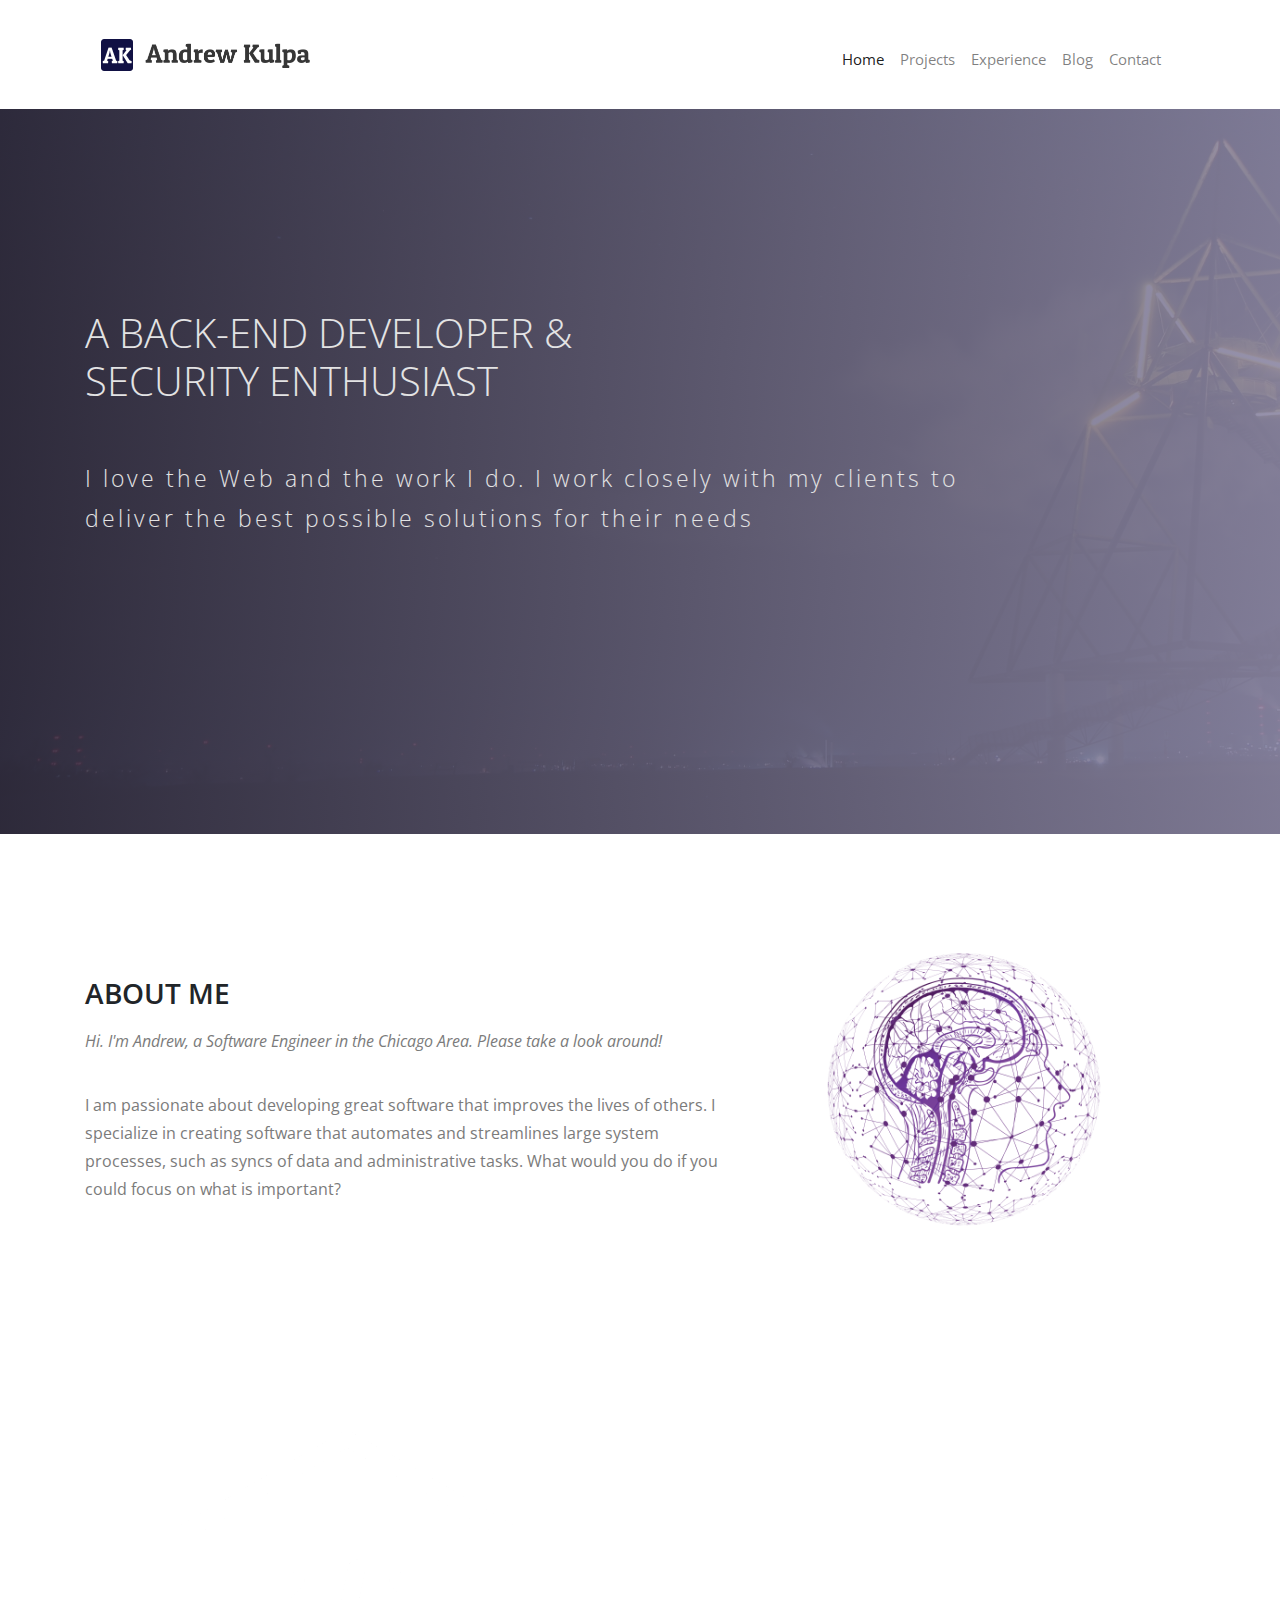
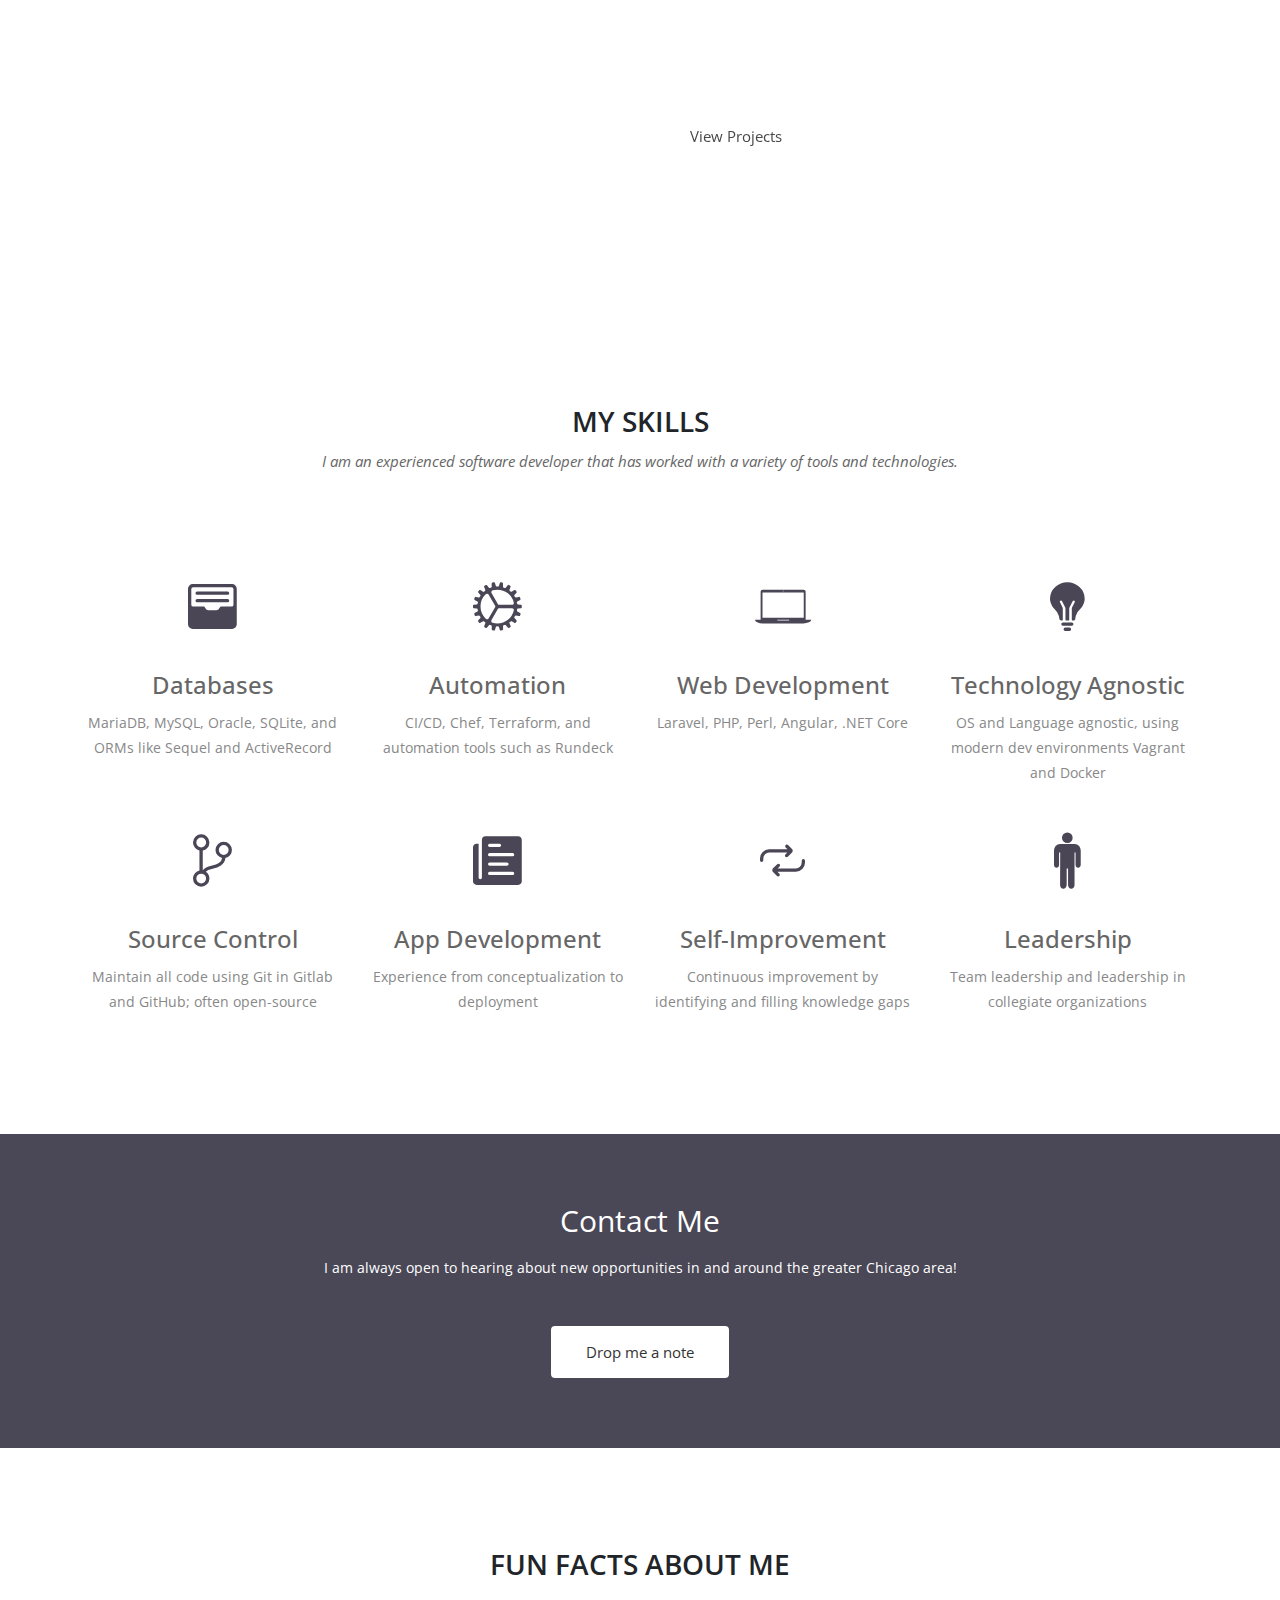
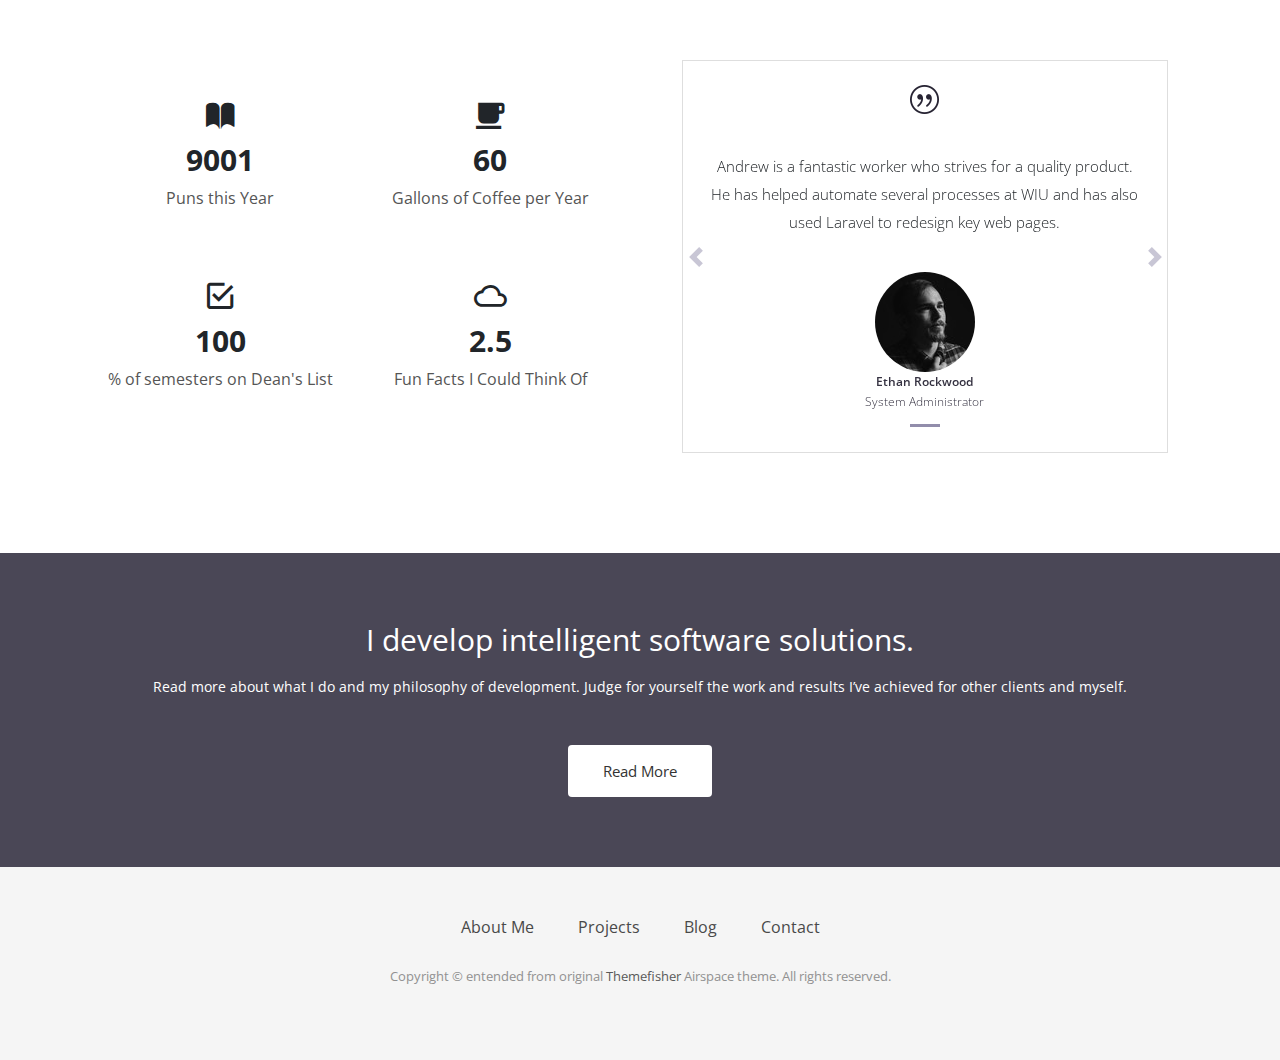
<file: index.html>
<!DOCTYPE html>
<html class="no-js">
  <head>

    <meta charset="utf-8">
<meta http-equiv="X-UA-Compatible" content="IE=edge">
<title>Portfolio | Andrew Kulpa Personal Website</title>
<meta name="msvalidate.01" content="80972D31A62F6BBDA100949B41EA9E91" />
<meta name="description" content="A portfolio representing recent work and accomplishments by Andrew Kulpa">
<meta name="keywords" content="security software engineer Andrew Kulpa blog portfolio about me web back-end">
<meta name="viewport" content="width=device-width, initial-scale=1">
<meta name="og:url" content="https://andrew.kulpa.dev/">
<meta name="og:title" content="Portfolio">
<meta name="og:type" content="website">
<meta name="og:image" content="">
<meta name="og:description" content="A portfolio representing recent work and accomplishments by Andrew Kulpa">

<!-- Place favicon.ico and apple-touch-icon.png in the root directory -->
<link rel="icon" href="/favicon.ico" type="image/x-icon"/>
<link rel="shortcut icon" href="/favicon.ico" type="image/x-icon"/>
<!-- CSS -->
<link rel="stylesheet" href="/css/bootstrap.min.css" />
<link rel="stylesheet" href="/css/font-awesome.min.css" />
<link rel="stylesheet" href="/css/airspace.css" />
<link rel="stylesheet" href="/css/style.css" />
<link rel="stylesheet" href="/css/ionicons.min.css" />
<link rel="stylesheet" href="/css/animate.css" />
<link rel="stylesheet" href="/css/responsive.css" />
<link rel="stylesheet" href="/css/syntax.css" />


<!-- Js -->
<!-- <script src="//ajax.googleapis.com/ajax/libs/jquery/1.10.2/jquery.min.js"></script> -->
<script src="/js/vendor/jquery-1.10.2.min.js"></script>
<script src="/js/bootstrap.min.js"></script>
<script src="/js/plugins.js"></script>
<script src="/js/min/waypoints.min.js"></script>
<script src="/js/jquery.counterup.js"></script>


<script src="/js/main.js"></script>

<!--
/*
 * Airspace
 * Ported to Jekyll by Andrew Lee
 * Extended as a professional portfolio site by Andrew Kulpa
 * https://github.com/ndrewtl/airspace-jekyll
 * Designed and Developed by ThemeFisher
 * https://themefisher.com/
 *
 */
-->


  </head>
  <body>


    <!-- Header Start -->
<header>
<div class="container">
  <div class="row">
    <div class="col-md-12">
      <!-- header Nav Start -->
      <nav class="navbar navbar-expand-lg navbar-light" id="nav-bar">
          <a class="navbar-brand" href="/" id="header-img"><img id="brand-icon" src="/img/logo.png" alt="site brand logo"/></a>
          <button class="navbar-toggler" type="button" data-toggle="collapse" data-target="#navbarSupportedContent" aria-controls="navbarSupportedContent" aria-expanded="false" aria-label="Toggle navigation">
              <span class="navbar-toggler-icon"></span>
          </button>

          <div class="collapse navbar-collapse navbar-default" id="navbarSupportedContent">
              <ul class="navbar-nav mr-sm-3 justify-content-end">
                  <li class="nav-item active">
                      <a class="nav-link" href="/">Home <span class="sr-only">(current)</span></a>
                  </li>
                  <li class="nav-item ">
                      <a class="nav-link" href="/projects/">Projects</a>
                  </li>
                  <li class="nav-item ">
                    <a class="nav-link" href="/experience/">Experience</a>
                  </li>
                  <li class="nav-item ">
                      <a class="nav-link" href="/blog/">Blog</a>
                  </li>
                  <li class="nav-item ">
                      <a class="nav-link" href="/contact/">Contact</a>
                  </li>
              </ul>
          </div>
        </nav>
      </div>
    </div>
  </div>
</header><!-- header close -->



    <!-- Slider Start -->
<section id="slider">
  <div class="container">
    <div class="row">
      <div class="col-md-10 col-md-offset-2">
        <div class="block">
          <h1 class="animated fadeInUp">A BACK-END DEVELOPER &#38; <br> SECURITY ENTHUSIAST</h1>
          <p class="animated fadeInUp">I love the Web and the work I do. I work closely with my clients to deliver the
            best possible solutions for their needs</p>
        </div>
      </div>
    </div>
  </div>
</section>
<!-- Wrapper Start -->
<section id="intro">
  <div class="container">
    <div class="row align-items-center">
      <div class="col-md-7 col-sm-12">
        <div class="block">
          <div class="section-title">
            <h2>About Me</h2>
            <p>Hi. I'm Andrew, a Software Engineer in the Chicago Area. Please take a look around!</p>
          </div>
          <p>I am passionate about developing great software that improves the lives of others. I specialize in creating
            software that automates and streamlines large system processes, such as syncs of data and administrative
            tasks. What would you do if you could focus on what is important?</p>
        </div>
      </div><!-- .col-md-7 close -->
      <div class="col-md-5 d-sm-none d-md-block">
        <img src="img/ai-img.png" alt="wrapper image" class="w-100" style="filter: hue-rotate(76deg) brightness(0.6);">
      </div><!-- .col-md-5 close -->
    </div>
  </div>
</section>

<section id="feature">
  <div class="container">
    <div class="row justify-content-end align-items-center">
      <div class="col-md-5 d-none d-md-block">
        <img src="img/hex-code-img.png" alt="wrapper image" class="w-75" style="filter: brightness(10);">
      </div><!-- .col-md-5 close -->
      <div class="col-md-6 section">
        <div class="section-title">
          <h2>Project Work</h2>
        </div>
        <p>For the last 6 years, I've been developing software for a variety of areas.</p>
        <p>
          Such domains include security, artificial intelligence, data synchronization, and graphics.
          Why don't you check out some of my work for yourself?
        </p>
        <!-- <p>Click the button below to see some of my most recent projects!</p> -->
        <a href="/projects/" class="btn btn-view-works">View Projects</a>
      </div>
    </div>
  </div>
</section>

<!-- Service Start -->
<section id="service">
  <div class="container">
    <div class="row">
      <div class="section-title w-100">
        <h2>My Skills</h2>
        <p>I am an experienced software developer that has worked with a variety of tools and technologies.</p>
      </div>
    </div>
    <div class="row ">
      
      
      <div class="col-sm-6 col-md-3">
        <div class="service-item">
          <i class="icon ion-ios-filing"></i>
          <h4>Databases</h4>
          <p>MariaDB, MySQL, Oracle, SQLite, and ORMs like Sequel and ActiveRecord</p>
        </div>
      </div>
      
      <div class="col-sm-6 col-md-3">
        <div class="service-item">
          <i class="icon ion-ios-cog"></i>
          <h4>Automation</h4>
          <p>CI/CD, Chef, Terraform, and automation tools such as Rundeck</p>
        </div>
      </div>
      
      <div class="col-sm-6 col-md-3">
        <div class="service-item">
          <i class="icon ion-ios-laptop"></i>
          <h4>Web Development</h4>
          <p>Laravel, PHP, Perl, Angular, .NET Core</p>
        </div>
      </div>
      
      <div class="col-sm-6 col-md-3">
        <div class="service-item">
          <i class="icon ion-ios-bulb"></i>
          <h4>Technology Agnostic</h4>
          <p>OS and Language agnostic, using modern dev environments Vagrant and Docker</p>
        </div>
      </div>
      
      <div class="col-sm-6 col-md-3">
        <div class="service-item">
          <i class="icon ion-ios-git-branch"></i>
          <h4>Source Control</h4>
          <p>Maintain all code using Git in Gitlab and GitHub; often open-source</p>
        </div>
      </div>
      
      <div class="col-sm-6 col-md-3">
        <div class="service-item">
          <i class="icon ion-ios-paper"></i>
          <h4>App Development</h4>
          <p>Experience from conceptualization to deployment</p>
        </div>
      </div>
      
      <div class="col-sm-6 col-md-3">
        <div class="service-item">
          <i class="icon ion-ios-repeat"></i>
          <h4>Self-Improvement</h4>
          <p>Continuous improvement by identifying and filling knowledge gaps</p>
        </div>
      </div>
      
      <div class="col-sm-6 col-md-3">
        <div class="service-item">
          <i class="icon ion-ios-man"></i>
          <h4>Leadership</h4>
          <p>Team leadership and leadership in collegiate organizations</p>
        </div>
      </div>
      
      
    </div>
  </div>
</section>
<!-- Call to action Start -->
<section id="call-to-action">
  <div class="container">
    <div class="row">
      <div class="col-md-12">
        <div class="block">
          <h2>Contact Me</h2>
          <p>I am always open to hearing about new opportunities in and around the greater Chicago area!</p>
          <a class="btn btn-default btn-call-to-action" href="/contact/">Drop me a note</a>
        </div>
      </div>
    </div>
  </div>
</section>
<!-- Content Start -->
<section id="testimonial">
  <div class="container">
    <div class="row">
      <div class="section-title text-center w-100">
        <h2>Fun Facts About Me</h2>
      </div>
    </div>
    <div class="row">
      <div class="col-md-6">
        
        <div class="block">
          <ul class="counter-box clearfix">
            
            <li>
              <div class="block">
                <i class="ion-ios-book"></i>
                <h4 class="counter">9001</h4>
                <span>Puns this Year</span>
              </div>
            </li>
            
            <li>
              <div class="block">
                <i class="ion-md-cafe"></i>
                <h4 class="counter">60</h4>
                <span>Gallons of Coffee per Year</span>
              </div>
            </li>
            
            <li>
              <div class="block">
                <i class="ion-md-checkbox-outline"></i>
                <h4 class="counter">100</h4>
                <span>% of semesters on Dean's List</span>
              </div>
            </li>
            
            <li>
              <div class="block">
                <i class="ion-md-cloud-outline"></i>
                <h4 class="counter">2.5</h4>
                <span>Fun Facts I Could Think Of</span>
              </div>
            </li>
            
          </ul>
        </div>
        
      </div>
      <div class="col-md-6">
        
        <div id="carouselExampleIndicators" class="carousel slide" data-ride="carousel">
          <ol class="carousel-indicators">
            
            
            <li data-target="#carouselExampleIndicators" data-slide-to="0"
              class="active"></li>
            
            
          </ol>
          <div class="carousel-inner testimonial-carousel pb-3">
            
            <div class="carousel-item active">
              <img src="img/cotation.png" alt="quotation icon">
              <p>Andrew is a fantastic worker who strives for a quality product. He has helped automate several processes at WIU and has also used Laravel to redesign key web pages.</p>
              <div class="user">
                <img src="img/item-img1.jpg" alt="Ethan Rockwood profile picture" title="testimonial picture">
                <p><span>Ethan Rockwood</span> System Administrator</p>
              </div>
            </div>
            
          </div>
          <a class="carousel-control-prev" href="#carouselExampleIndicators" role="button" data-slide="prev">
            <span class="carousel-control-prev-icon" aria-hidden="true"></span>
            <span class="sr-only">Previous</span>
          </a>
          <a class="carousel-control-next" href="#carouselExampleIndicators" role="button" data-slide="next">
            <span class="carousel-control-next-icon" aria-hidden="true"></span>
            <span class="sr-only">Next</span>
          </a>
        </div>
        
      </div>
    </div>
  </div>
</section>

<!-- Call to action Start -->
<section id="call-to-action">
    <div class="container">
        <div class="row">
            <div class="col-md-12">
                <div class="block">
                    <h2>I develop intelligent software solutions.</h2>
                    <p>Read more about what I do and my philosophy of development. Judge for yourself the work and results I’ve achieved for other clients and myself.</p>
                    <a class="btn btn-default btn-call-to-action" href="/blog" >Read More</a>
                </div>
            </div>
        </div>
    </div>
</section>










    <!-- footer Start -->
<footer>
  <div class="container">
    <div class="row">
      <div class="col-md-12">
        <div class="footer-manu">
          <ul>
            <li><a href="/">About Me</a></li>
            <li><a href="/projects/">Projects</a></li>
            <li><a href="/blog/">Blog</a></li>
            <li><a href="/contact/">Contact</a></li>
          </ul>
        </div>
        <p>Copyright &copy; entended from original <a href="http://www.themefisher.com">Themefisher</a> Airspace theme. All rights reserved.</p>
      </div>
    </div>
  </div>
  
    <!-- Global site tag (gtag.js) - Google Analytics -->
    <script async src="https://www.googletagmanager.com/gtag/js?id=UA-135567050-1"></script>
    <script>
      window.dataLayer = window.dataLayer || [];
      function gtag(){dataLayer.push(arguments);}
      gtag('js', new Date());

      gtag('config', 'UA-135567050-1');
    </script>
  
</footer>


    </body>
</html>
</file>
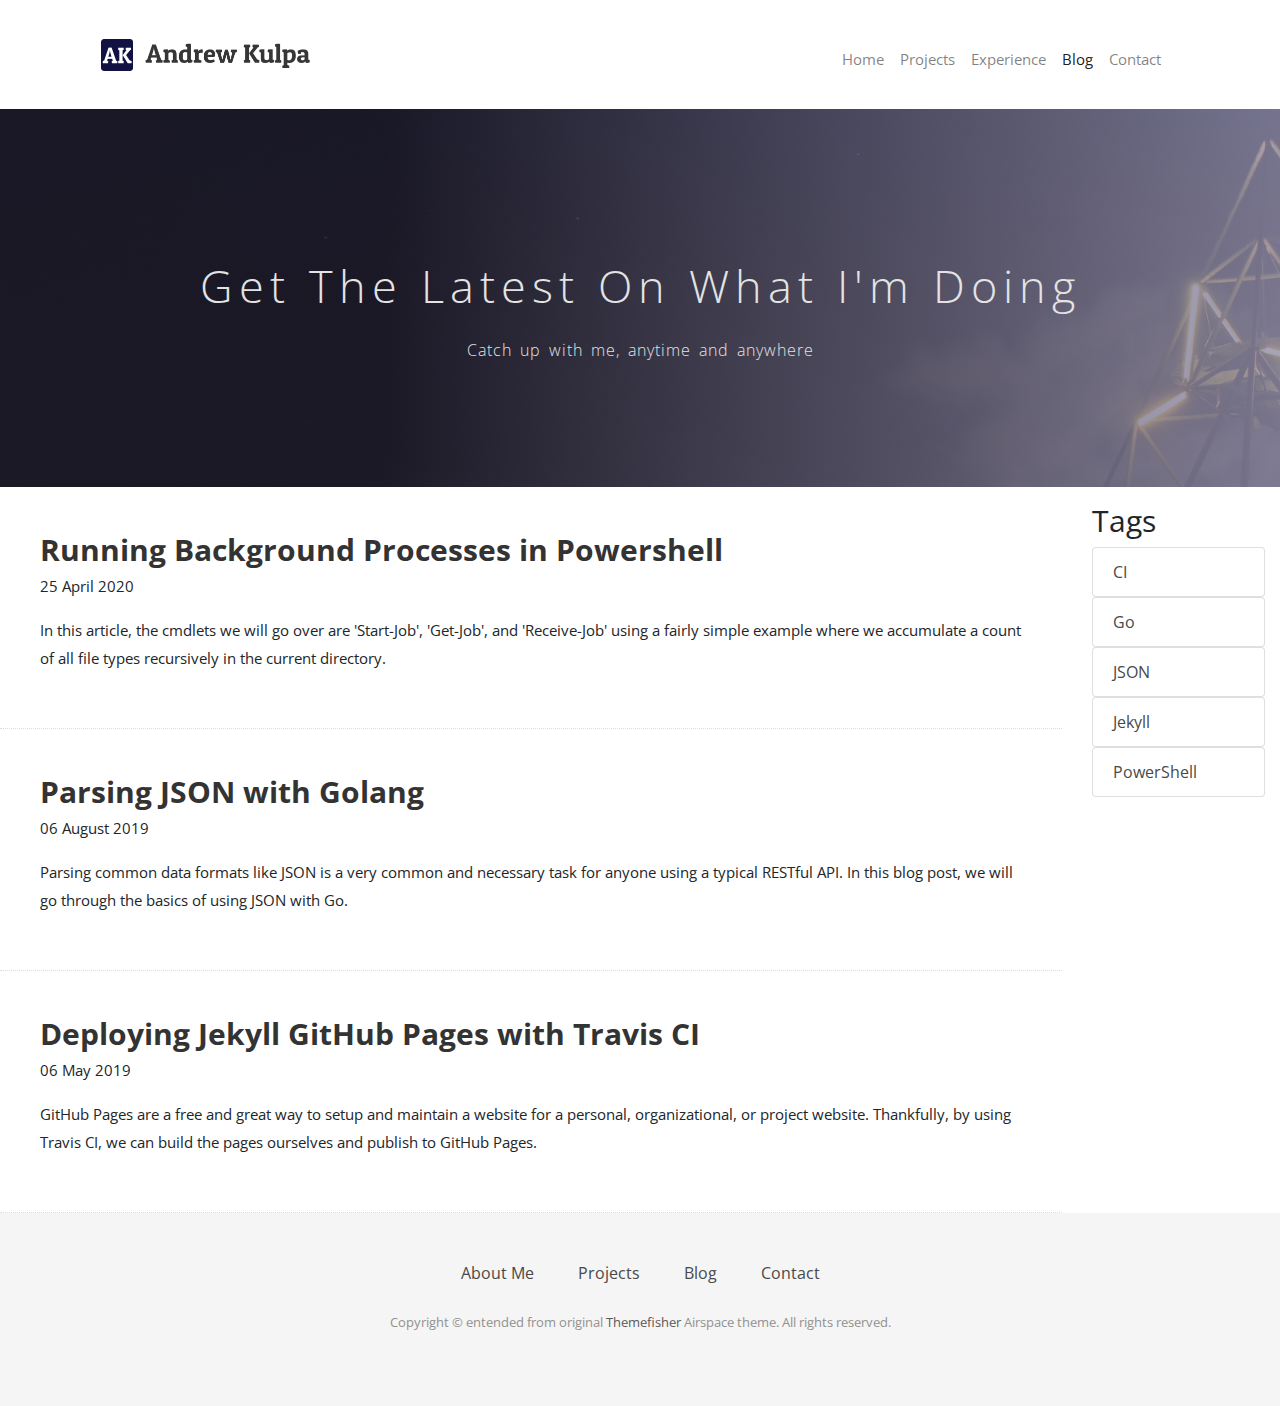
<file: blog/index.html>
<!DOCTYPE html>
<html class="no-js">
  <head>

    <meta charset="utf-8">
<meta http-equiv="X-UA-Compatible" content="IE=edge">
<title>Blog | Andrew Kulpa Personal Website</title>
<meta name="msvalidate.01" content="80972D31A62F6BBDA100949B41EA9E91" />
<meta name="description" content="The insights and articles written by andrew kulpa, a software Engineer">
<meta name="keywords" content="security software engineer development Andrew Kulpa blog portfolio blog articles insights web">
<meta name="viewport" content="width=device-width, initial-scale=1">
<meta name="og:url" content="https://andrew.kulpa.dev/blog/">
<meta name="og:title" content="Blog">
<meta name="og:type" content="website">
<meta name="og:image" content="">
<meta name="og:description" content="The insights and articles written by andrew kulpa, a software Engineer">

<!-- Place favicon.ico and apple-touch-icon.png in the root directory -->
<link rel="icon" href="/favicon.ico" type="image/x-icon"/>
<link rel="shortcut icon" href="/favicon.ico" type="image/x-icon"/>
<!-- CSS -->
<link rel="stylesheet" href="/css/bootstrap.min.css" />
<link rel="stylesheet" href="/css/font-awesome.min.css" />
<link rel="stylesheet" href="/css/airspace.css" />
<link rel="stylesheet" href="/css/style.css" />
<link rel="stylesheet" href="/css/ionicons.min.css" />
<link rel="stylesheet" href="/css/animate.css" />
<link rel="stylesheet" href="/css/responsive.css" />
<link rel="stylesheet" href="/css/syntax.css" />


<!-- Js -->
<!-- <script src="//ajax.googleapis.com/ajax/libs/jquery/1.10.2/jquery.min.js"></script> -->
<script src="/js/vendor/jquery-1.10.2.min.js"></script>
<script src="/js/bootstrap.min.js"></script>
<script src="/js/plugins.js"></script>
<script src="/js/min/waypoints.min.js"></script>
<script src="/js/jquery.counterup.js"></script>


<script src="/js/main.js"></script>

<!--
/*
 * Airspace
 * Ported to Jekyll by Andrew Lee
 * Extended as a professional portfolio site by Andrew Kulpa
 * https://github.com/ndrewtl/airspace-jekyll
 * Designed and Developed by ThemeFisher
 * https://themefisher.com/
 *
 */
-->


  </head>
  <body>


    <!-- Header Start -->
<header>
<div class="container">
  <div class="row">
    <div class="col-md-12">
      <!-- header Nav Start -->
      <nav class="navbar navbar-expand-lg navbar-light" id="nav-bar">
          <a class="navbar-brand" href="/" id="header-img"><img id="brand-icon" src="/img/logo.png" alt="site brand logo"/></a>
          <button class="navbar-toggler" type="button" data-toggle="collapse" data-target="#navbarSupportedContent" aria-controls="navbarSupportedContent" aria-expanded="false" aria-label="Toggle navigation">
              <span class="navbar-toggler-icon"></span>
          </button>

          <div class="collapse navbar-collapse navbar-default" id="navbarSupportedContent">
              <ul class="navbar-nav mr-sm-3 justify-content-end">
                  <li class="nav-item ">
                      <a class="nav-link" href="/">Home </a>
                  </li>
                  <li class="nav-item ">
                      <a class="nav-link" href="/projects/">Projects</a>
                  </li>
                  <li class="nav-item ">
                    <a class="nav-link" href="/experience/">Experience</a>
                  </li>
                  <li class="nav-item active">
                      <a class="nav-link" href="/blog/">Blog<span class="sr-only">(current)</span></a>
                  </li>
                  <li class="nav-item ">
                      <a class="nav-link" href="/contact/">Contact</a>
                  </li>
              </ul>
          </div>
        </nav>
      </div>
    </div>
  </div>
</header><!-- header close -->



    <!-- Slider Start -->
<section id="global-header">
  <div class="container">
    <div class="row">
      <div class="col-md-12">
        <div class="block">
          
          <h1>Get the latest on what I'm doing</h1>
          <p>Catch up with me, anytime and anywhere</p>
          
        </div>
      </div>
    </div>
  </div>
</section>
<div class="row justify-content-center">
  <div class=" col-lg-10 col-md-9 col-12">
    
    <div class="post-area">
      <a href="/2020/04/25/running-powershell-background-jobs.html" class="bold">Running Background Processes in Powershell</a>
      <p class="post-date">25 April 2020</p>
      <p>
        In this article, the cmdlets we will go over are 'Start-Job', 'Get-Job', and 'Receive-Job' using a fairly simple example where we accumulate a count of all file types recursively in the current directory.
      </p>
    </div>
    
    <div class="post-area">
      <a href="/2019/08/06/parsing-json-with-golang.html" class="bold">Parsing JSON with Golang</a>
      <p class="post-date">06 August 2019</p>
      <p>
        Parsing common data formats like JSON is a very common and necessary task for anyone using a typical RESTful API. In this blog post, we will go through the basics of using JSON with Go.
      </p>
    </div>
    
    <div class="post-area">
      <a href="/2019/05/06/jekyll-travis-ci-setup.html" class="bold">Deploying Jekyll GitHub Pages with Travis CI</a>
      <p class="post-date">06 May 2019</p>
      <p>
        GitHub Pages are a free and great way to setup and maintain a website for a personal, organizational, or project website. Thankfully, by using Travis CI, we can build the pages ourselves and publish to GitHub Pages.
      </p>
    </div>
    
  </div>
  <div class="col-lg-2 col-md-3 col-11 mt-3 mb-3">
    <h2>Tags</h2>
    <ul class="list-group col">
      
      
      <a href="/blog/tag/CI">
        <li class="list-group-item">CI</li>
      </a>
      
      <a href="/blog/tag/Go">
        <li class="list-group-item">Go</li>
      </a>
      
      <a href="/blog/tag/JSON">
        <li class="list-group-item">JSON</li>
      </a>
      
      <a href="/blog/tag/Jekyll">
        <li class="list-group-item">Jekyll</li>
      </a>
      
      <a href="/blog/tag/PowerShell">
        <li class="list-group-item">PowerShell</li>
      </a>
      
    </ul>
  </div>
</div>
</div>
</div>










    <!-- footer Start -->
<footer>
  <div class="container">
    <div class="row">
      <div class="col-md-12">
        <div class="footer-manu">
          <ul>
            <li><a href="/">About Me</a></li>
            <li><a href="/projects/">Projects</a></li>
            <li><a href="/blog/">Blog</a></li>
            <li><a href="/contact/">Contact</a></li>
          </ul>
        </div>
        <p>Copyright &copy; entended from original <a href="http://www.themefisher.com">Themefisher</a> Airspace theme. All rights reserved.</p>
      </div>
    </div>
  </div>
  
    <!-- Global site tag (gtag.js) - Google Analytics -->
    <script async src="https://www.googletagmanager.com/gtag/js?id=UA-135567050-1"></script>
    <script>
      window.dataLayer = window.dataLayer || [];
      function gtag(){dataLayer.push(arguments);}
      gtag('js', new Date());

      gtag('config', 'UA-135567050-1');
    </script>
  
</footer>


    </body>
</html>
</file>
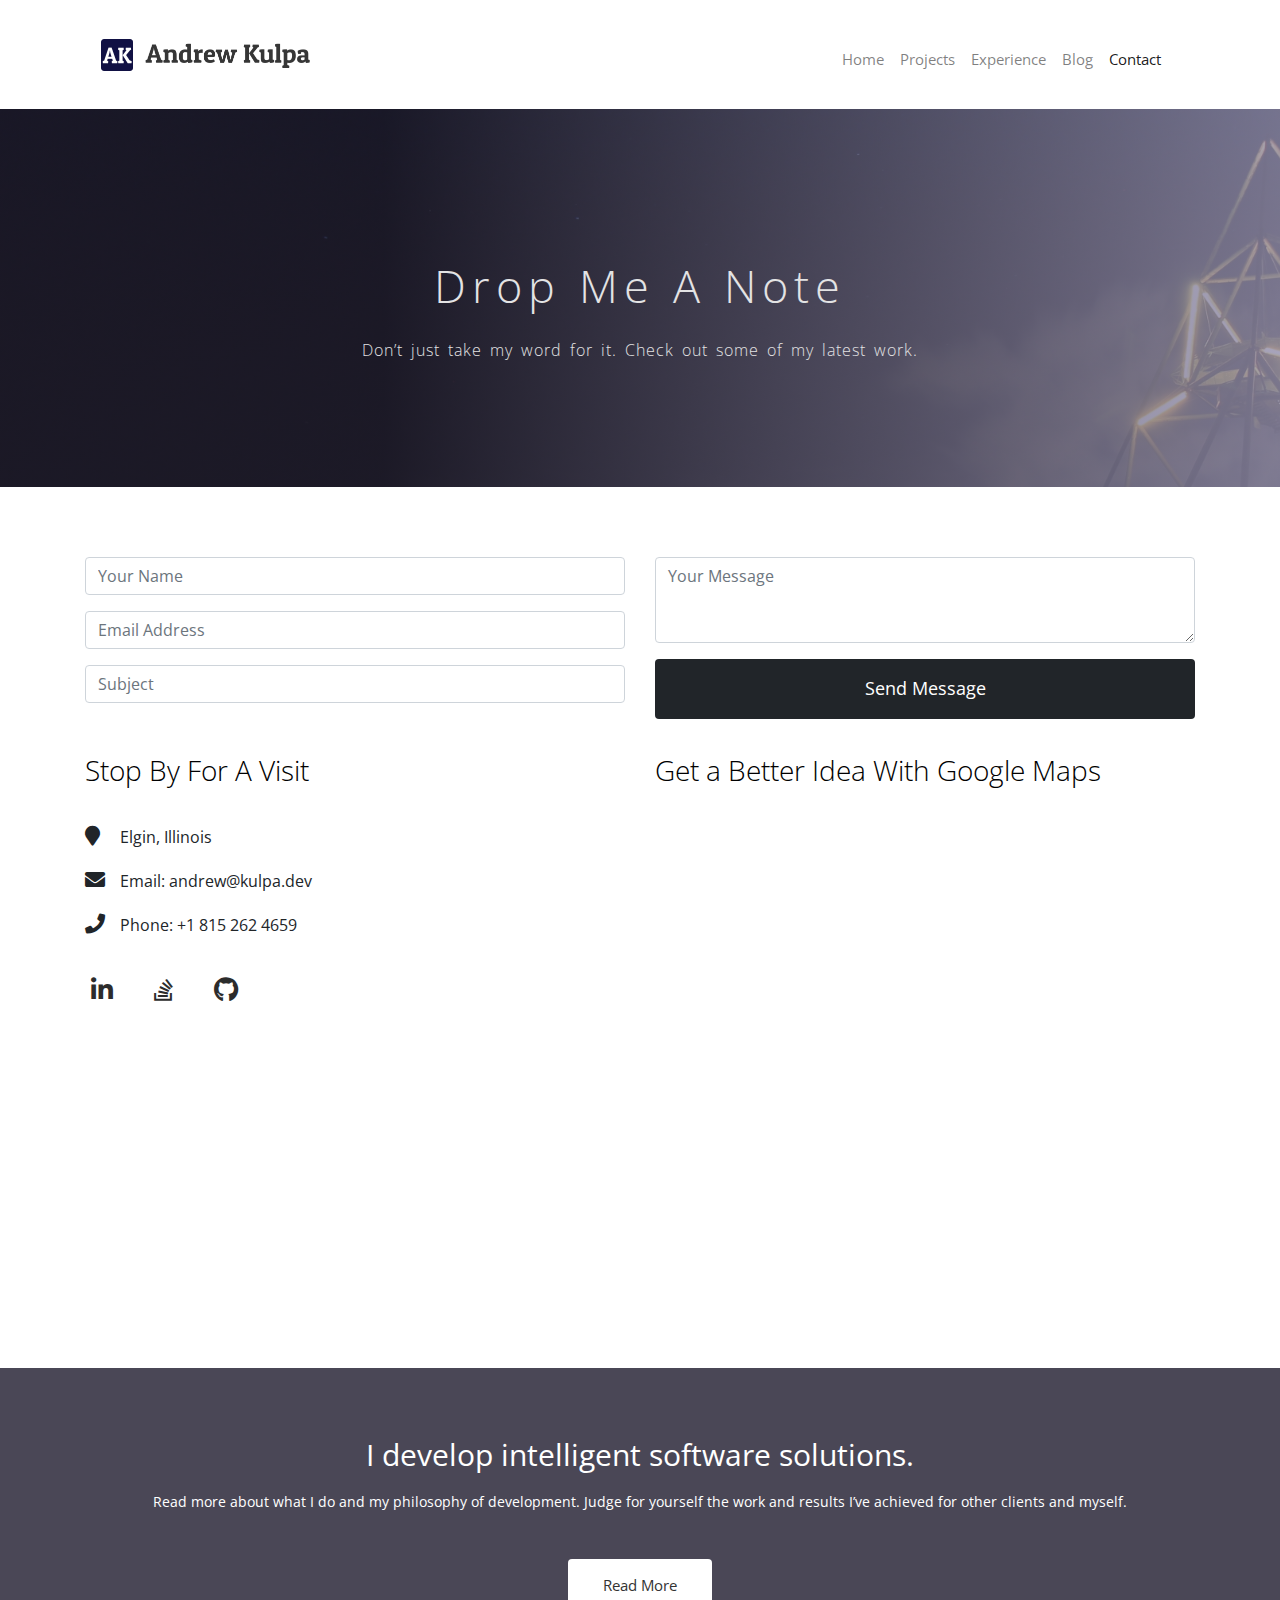
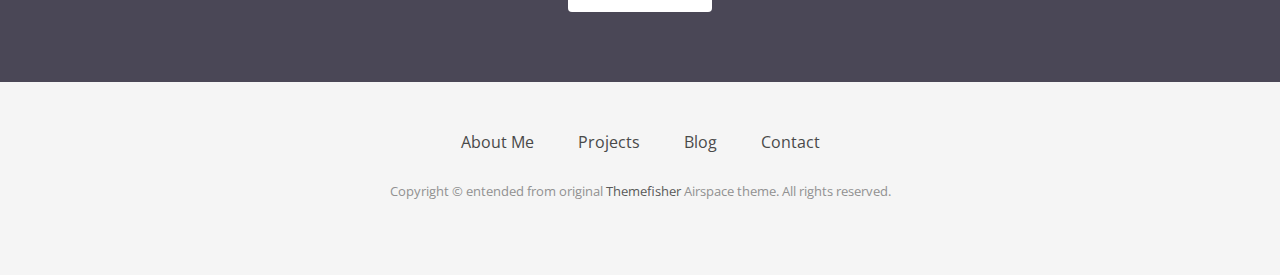
<file: contact/index.html>
<!DOCTYPE html>
<html class="no-js">
  <head>

    <meta charset="utf-8">
<meta http-equiv="X-UA-Compatible" content="IE=edge">
<title>Contact | Andrew Kulpa Personal Website</title>
<meta name="msvalidate.01" content="80972D31A62F6BBDA100949B41EA9E91" />
<meta name="description" content="A page to find out contact information for Andrew Kulpa">
<meta name="keywords" content="security software engineer Andrew Kulpa blog portfolio contact me back-end">
<meta name="viewport" content="width=device-width, initial-scale=1">
<meta name="og:url" content="https://andrew.kulpa.dev/contact/">
<meta name="og:title" content="Contact">
<meta name="og:type" content="website">
<meta name="og:image" content="">
<meta name="og:description" content="A page to find out contact information for Andrew Kulpa">

<!-- Place favicon.ico and apple-touch-icon.png in the root directory -->
<link rel="icon" href="/favicon.ico" type="image/x-icon"/>
<link rel="shortcut icon" href="/favicon.ico" type="image/x-icon"/>
<!-- CSS -->
<link rel="stylesheet" href="/css/bootstrap.min.css" />
<link rel="stylesheet" href="/css/font-awesome.min.css" />
<link rel="stylesheet" href="/css/airspace.css" />
<link rel="stylesheet" href="/css/style.css" />
<link rel="stylesheet" href="/css/ionicons.min.css" />
<link rel="stylesheet" href="/css/animate.css" />
<link rel="stylesheet" href="/css/responsive.css" />
<link rel="stylesheet" href="/css/syntax.css" />


<!-- Js -->
<!-- <script src="//ajax.googleapis.com/ajax/libs/jquery/1.10.2/jquery.min.js"></script> -->
<script src="/js/vendor/jquery-1.10.2.min.js"></script>
<script src="/js/bootstrap.min.js"></script>
<script src="/js/plugins.js"></script>
<script src="/js/min/waypoints.min.js"></script>
<script src="/js/jquery.counterup.js"></script>


<script src="/js/main.js"></script>

<!--
/*
 * Airspace
 * Ported to Jekyll by Andrew Lee
 * Extended as a professional portfolio site by Andrew Kulpa
 * https://github.com/ndrewtl/airspace-jekyll
 * Designed and Developed by ThemeFisher
 * https://themefisher.com/
 *
 */
-->


  </head>
  <body>


    <!-- Header Start -->
<header>
<div class="container">
  <div class="row">
    <div class="col-md-12">
      <!-- header Nav Start -->
      <nav class="navbar navbar-expand-lg navbar-light" id="nav-bar">
          <a class="navbar-brand" href="/" id="header-img"><img id="brand-icon" src="/img/logo.png" alt="site brand logo"/></a>
          <button class="navbar-toggler" type="button" data-toggle="collapse" data-target="#navbarSupportedContent" aria-controls="navbarSupportedContent" aria-expanded="false" aria-label="Toggle navigation">
              <span class="navbar-toggler-icon"></span>
          </button>

          <div class="collapse navbar-collapse navbar-default" id="navbarSupportedContent">
              <ul class="navbar-nav mr-sm-3 justify-content-end">
                  <li class="nav-item ">
                      <a class="nav-link" href="/">Home </a>
                  </li>
                  <li class="nav-item ">
                      <a class="nav-link" href="/projects/">Projects</a>
                  </li>
                  <li class="nav-item ">
                    <a class="nav-link" href="/experience/">Experience</a>
                  </li>
                  <li class="nav-item ">
                      <a class="nav-link" href="/blog/">Blog</a>
                  </li>
                  <li class="nav-item active">
                      <a class="nav-link" href="/contact/">Contact<span class="sr-only">(current)</span></a>
                  </li>
              </ul>
          </div>
        </nav>
      </div>
    </div>
  </div>
</header><!-- header close -->



    <!-- Slider Start -->
<section id="global-header">
  <div class="container">
    <div class="row">
      <div class="col-md-12">
        <div class="block">
          <h1>Drop Me A Note</h1>
          <p>Don’t just take my word for it. Check out some of my latest work.</p>
        </div>
      </div>
    </div>
  </div>
</section>
<!-- contact form start -->
<section id="contact-form">
  <div class="container">
    <form id="content-form" class="row" action="https://formcarry.com/s/mnZIZrfAq-s" method="POST"
      accept-charset="UTF-8">
      <div class="col-md-6 col-sm-12">
        <div class="block">
          <div class="form-group">
            <input type="text" name="Name" class="form-control" placeholder="Your Name" required>
          </div>
          <div class="form-group">
            <input type="email" class="form-control" name="_replyto" placeholder="Email Address" required>
          </div>
          <div class="form-group">
            <input type="text" class="form-control" name="Subject" placeholder="Subject">
          </div>
        </div>
      </div>
      <div class="col-md-6 col-sm-12">
        <div class="block">
          <div class="form-group-2">
            <textarea class="form-control" rows="3" name="Message" placeholder="Your Message"></textarea>
          </div>
          <input type="hidden" name="_gotcha">
          <input class="submit btn btn-default mt-3" type="submit" value="Send Message">
        </div>
      </div>
    </form>
    <div id="contact-box" class="row">
      <div class="col-md-6 col-sm-12">
        <div class="block">
          <h2>Stop By For A Visit</h2>
          <ul class="address-block">
            <li>
              <i class="fa fa-map-marker"></i>Elgin, Illinois
            </li>
            <li>
              <a href="mailto:andrew@kulpa.dev"><i class="fas fa-envelope"></i>Email: andrew@kulpa.dev</a>
            </li>
            <li>
              <a href="tel:18152624659"><i class="fa fa-phone"></i>Phone: +1 815 262 4659</a>
            </li>
          </ul>

          <ul class="social-icons mb-5">
            <li>
              <a href="https://www.linkedin.com/in/andrewkulpa/" data-toggle="linkedInTooltip" title="LinkedIn Profile"><i class="fab fa-linkedin-in"></i></a>
            </li>
            <li>
              <a href="https://stackoverflow.com/users/7867847/andrew-kulpa"><i class="fab fa-stack-overflow"></i></a>
            </li>
            <li>
              <a href="https://github.com/Andrew-Kulpa"><i class="fab fa-github"></i></a>
            </li>
          </ul>
        </div>
      </div>
      <div class="col-md-6 col-sm-12">
        <div class="block">
          <h2>Get a Better Idea With Google Maps</h2>
          <div class="google-map row">
            <iframe class="col-12"
              src="https://www.google.com/maps/embed?pb=!1m18!1m12!1m3!1d95057.39193349212!2d-88.39998148692062!3d41.881167222058906!2m3!1f0!2f0!3f0!3m2!1i1024!2i768!4f13.1!3m3!1m2!1s0x880ee1fe63d22d9b%3A0x56d1ed0b4c65c8c9!2sGeneva%2C+IL!5e0!3m2!1sen!2sus!4v1551819332148"
              width="600" height="450" frameborder="0" style="border:0" allowfullscreen></iframe>
          </div>
        </div>
      </div>
    </div>
  </div>
</section>


<!-- Call to action Start -->
<section id="call-to-action">
    <div class="container">
        <div class="row">
            <div class="col-md-12">
                <div class="block">
                    <h2>I develop intelligent software solutions.</h2>
                    <p>Read more about what I do and my philosophy of development. Judge for yourself the work and results I’ve achieved for other clients and myself.</p>
                    <a class="btn btn-default btn-call-to-action" href="/blog" >Read More</a>
                </div>
            </div>
        </div>
    </div>
</section>










    <!-- footer Start -->
<footer>
  <div class="container">
    <div class="row">
      <div class="col-md-12">
        <div class="footer-manu">
          <ul>
            <li><a href="/">About Me</a></li>
            <li><a href="/projects/">Projects</a></li>
            <li><a href="/blog/">Blog</a></li>
            <li><a href="/contact/">Contact</a></li>
          </ul>
        </div>
        <p>Copyright &copy; entended from original <a href="http://www.themefisher.com">Themefisher</a> Airspace theme. All rights reserved.</p>
      </div>
    </div>
  </div>
  
    <!-- Global site tag (gtag.js) - Google Analytics -->
    <script async src="https://www.googletagmanager.com/gtag/js?id=UA-135567050-1"></script>
    <script>
      window.dataLayer = window.dataLayer || [];
      function gtag(){dataLayer.push(arguments);}
      gtag('js', new Date());

      gtag('config', 'UA-135567050-1');
    </script>
  
</footer>


    </body>
</html>
</file>
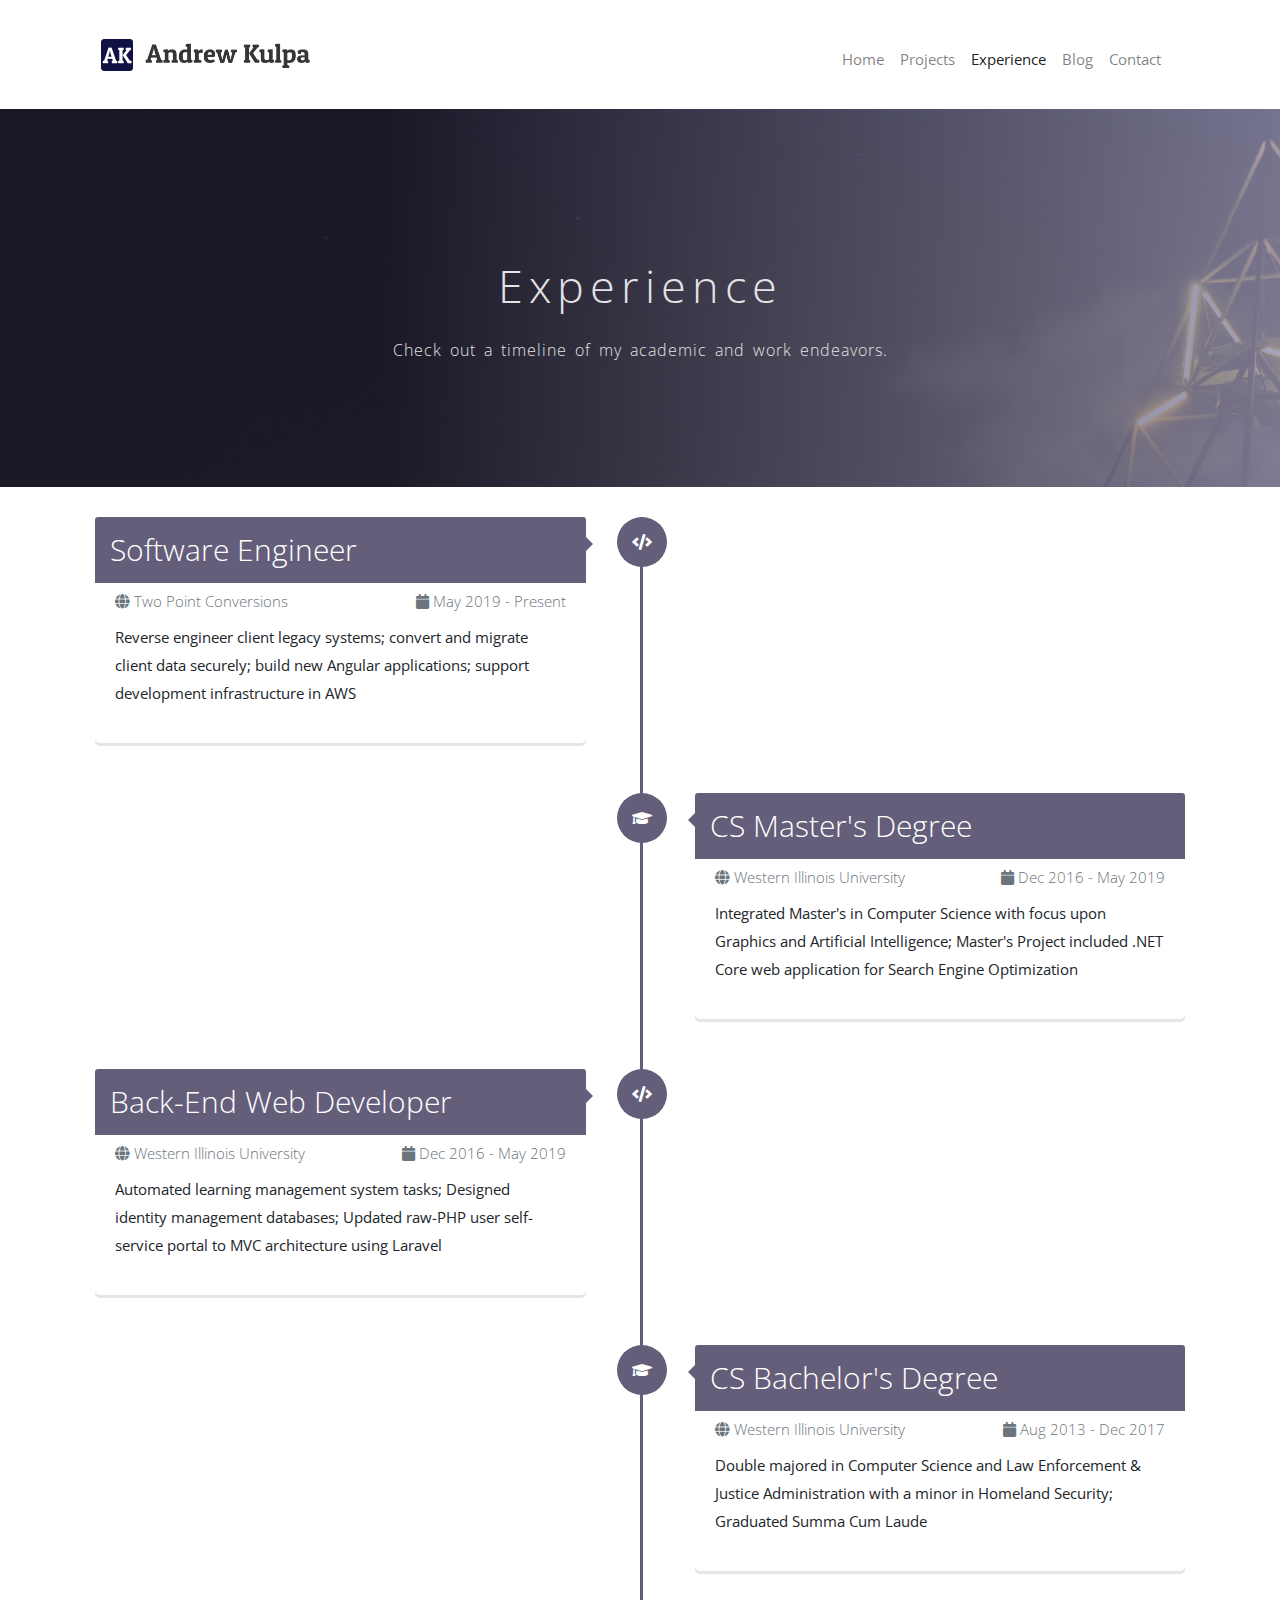
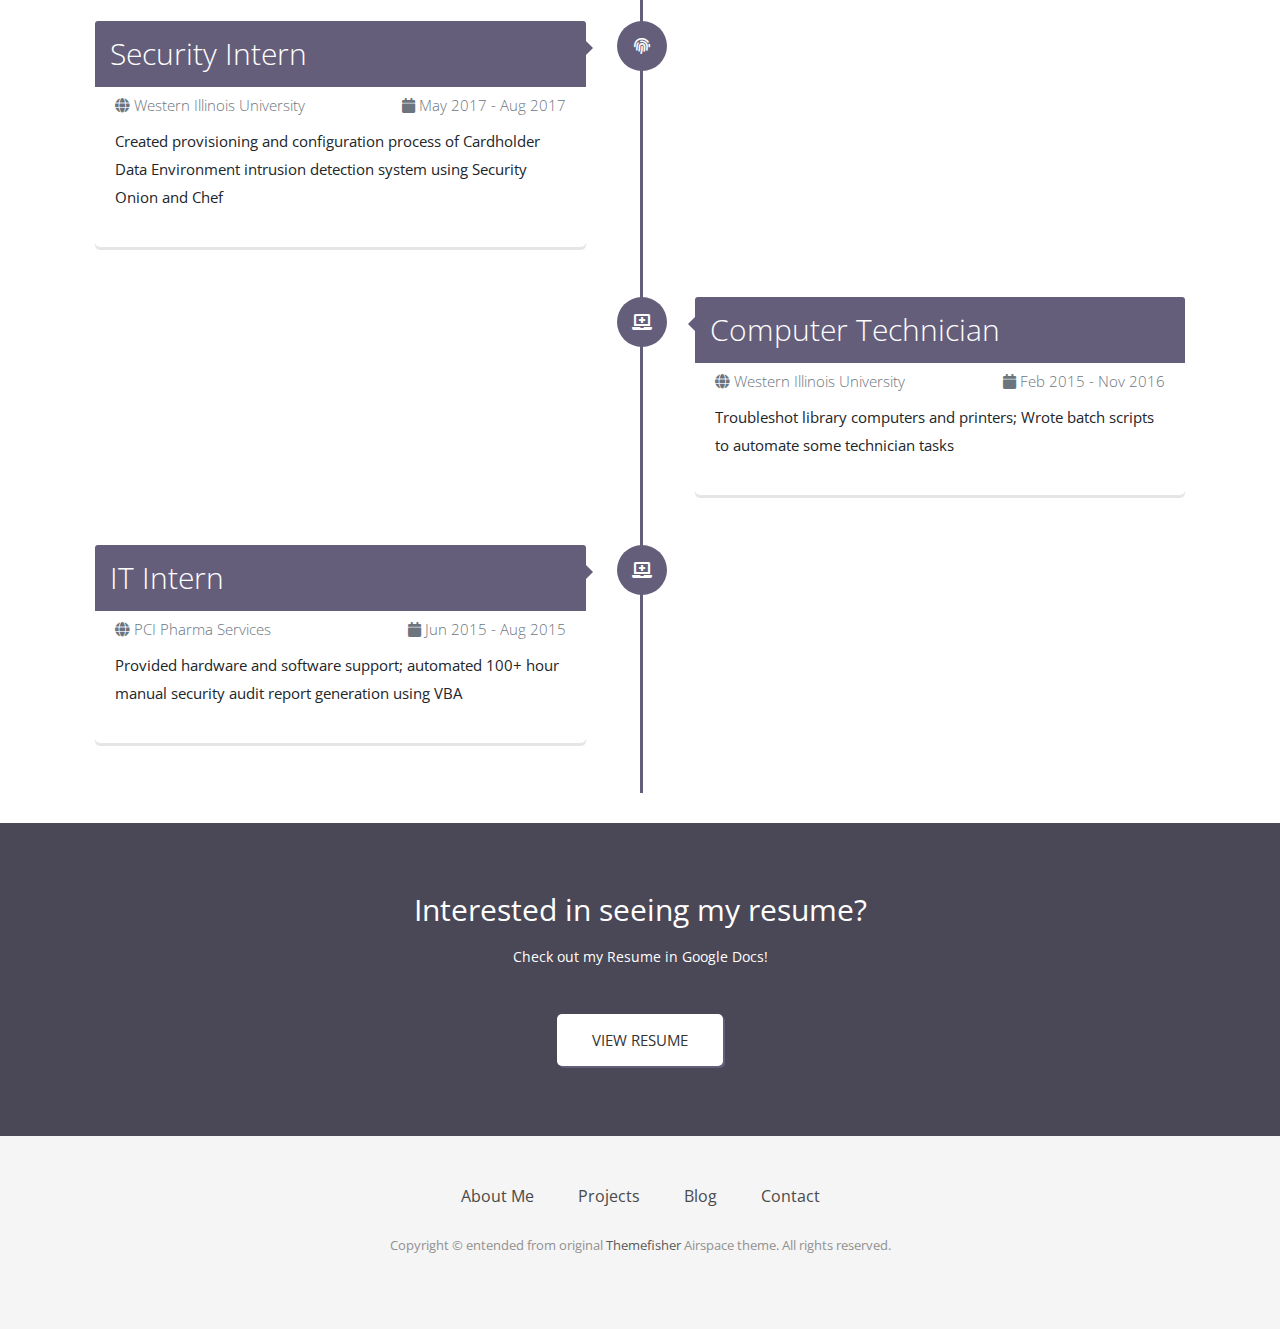
<file: experience/index.html>
<!DOCTYPE html>
<html class="no-js">
  <head>

    <meta charset="utf-8">
<meta http-equiv="X-UA-Compatible" content="IE=edge">
<title>Experience Timeline | Andrew Kulpa Personal Website</title>
<meta name="msvalidate.01" content="80972D31A62F6BBDA100949B41EA9E91" />
<meta name="description" content="The work and academic endeavors of andrew kulpa in a nicely formatted timeline">
<meta name="keywords" content="security software developer Andrew Kulpa blog portfolio work educational experience web back-end">
<meta name="viewport" content="width=device-width, initial-scale=1">
<meta name="og:url" content="https://andrew.kulpa.dev/experience/">
<meta name="og:title" content="Experience Timeline">
<meta name="og:type" content="website">
<meta name="og:image" content="">
<meta name="og:description" content="The work and academic endeavors of andrew kulpa in a nicely formatted timeline">

<!-- Place favicon.ico and apple-touch-icon.png in the root directory -->
<link rel="icon" href="/favicon.ico" type="image/x-icon"/>
<link rel="shortcut icon" href="/favicon.ico" type="image/x-icon"/>
<!-- CSS -->
<link rel="stylesheet" href="/css/bootstrap.min.css" />
<link rel="stylesheet" href="/css/font-awesome.min.css" />
<link rel="stylesheet" href="/css/airspace.css" />
<link rel="stylesheet" href="/css/style.css" />
<link rel="stylesheet" href="/css/ionicons.min.css" />
<link rel="stylesheet" href="/css/animate.css" />
<link rel="stylesheet" href="/css/responsive.css" />
<link rel="stylesheet" href="/css/syntax.css" />

 <!-- Conditional CSS includes -->
<link rel="stylesheet" href="/css/timeline.css" />

<!-- Js -->
<!-- <script src="//ajax.googleapis.com/ajax/libs/jquery/1.10.2/jquery.min.js"></script> -->
<script src="/js/vendor/jquery-1.10.2.min.js"></script>
<script src="/js/bootstrap.min.js"></script>
<script src="/js/plugins.js"></script>
<script src="/js/min/waypoints.min.js"></script>
<script src="/js/jquery.counterup.js"></script>


<script src="/js/main.js"></script>

<!--
/*
 * Airspace
 * Ported to Jekyll by Andrew Lee
 * Extended as a professional portfolio site by Andrew Kulpa
 * https://github.com/ndrewtl/airspace-jekyll
 * Designed and Developed by ThemeFisher
 * https://themefisher.com/
 *
 */
-->


  </head>
  <body>


    <!-- Header Start -->
<header>
<div class="container">
  <div class="row">
    <div class="col-md-12">
      <!-- header Nav Start -->
      <nav class="navbar navbar-expand-lg navbar-light" id="nav-bar">
          <a class="navbar-brand" href="/" id="header-img"><img id="brand-icon" src="/img/logo.png" alt="site brand logo"/></a>
          <button class="navbar-toggler" type="button" data-toggle="collapse" data-target="#navbarSupportedContent" aria-controls="navbarSupportedContent" aria-expanded="false" aria-label="Toggle navigation">
              <span class="navbar-toggler-icon"></span>
          </button>

          <div class="collapse navbar-collapse navbar-default" id="navbarSupportedContent">
              <ul class="navbar-nav mr-sm-3 justify-content-end">
                  <li class="nav-item ">
                      <a class="nav-link" href="/">Home </a>
                  </li>
                  <li class="nav-item ">
                      <a class="nav-link" href="/projects/">Projects</a>
                  </li>
                  <li class="nav-item active">
                    <a class="nav-link" href="/experience/">Experience<span class="sr-only">(current)</span></a>
                  </li>
                  <li class="nav-item ">
                      <a class="nav-link" href="/blog/">Blog</a>
                  </li>
                  <li class="nav-item ">
                      <a class="nav-link" href="/contact/">Contact</a>
                  </li>
              </ul>
          </div>
        </nav>
      </div>
    </div>
  </div>
</header><!-- header close -->



    <!-- Slider Start -->
<section id="global-header">
    <div class="container">
        <div class="row">
        <div class="col-md-12">
            <div class="block">
                
                <h1>Experience</h1>
                <p>Check out a timeline of my academic and work endeavors.</p>
                
            </div>
        </div>
        </div>
    </div>
</section>
<div class="container">
    <div id="timeline">
        
            
            
            <div class="timeline-item ">
                <i class="icon fas fa-code timeline-icon"></i>
                <div class="timeline-content ">
                    <h2>Software Engineer</h2>
                    <div class="row mb-2 mt-1">
                        <h3 class="text-muted col-lg-12 col-xl-6 mb-0"><p class="mb-0"><i class="fas fa-globe"></i>  Two Point Conversions</p></h3>
                        <h3 class="text-muted col-lg-12 col-xl-6 text-xl-right mb-0"><p class="mb-0"><i class="fas fa-calendar"></i>  May 2019 - Present</p></h3>
                    </div>
                    <p>Reverse engineer client legacy systems; convert and migrate client data securely; build new Angular applications; support development infrastructure in AWS</p>
                    
                </div>
            </div>
            
            
            <div class="timeline-item ">
                <i class="icon fas fa-graduation-cap timeline-icon"></i>
                <div class="timeline-content right">
                    <h2>CS Master's Degree</h2>
                    <div class="row mb-2 mt-1">
                        <h3 class="text-muted col-lg-12 col-xl-6 mb-0"><p class="mb-0"><i class="fas fa-globe"></i>  Western Illinois University</p></h3>
                        <h3 class="text-muted col-lg-12 col-xl-6 text-xl-right mb-0"><p class="mb-0"><i class="fas fa-calendar"></i>  Dec 2016 - May 2019</p></h3>
                    </div>
                    <p>Integrated Master's in Computer Science with focus upon Graphics and Artificial Intelligence; Master's Project included .NET Core web application for Search Engine Optimization</p>
                    
                </div>
            </div>
            
            
            <div class="timeline-item ">
                <i class="icon fas fa-code timeline-icon"></i>
                <div class="timeline-content ">
                    <h2>Back-End Web Developer</h2>
                    <div class="row mb-2 mt-1">
                        <h3 class="text-muted col-lg-12 col-xl-6 mb-0"><p class="mb-0"><i class="fas fa-globe"></i>  Western Illinois University</p></h3>
                        <h3 class="text-muted col-lg-12 col-xl-6 text-xl-right mb-0"><p class="mb-0"><i class="fas fa-calendar"></i>  Dec 2016 - May 2019</p></h3>
                    </div>
                    <p>Automated learning management system tasks; Designed identity management databases; Updated raw-PHP user self-service portal to MVC architecture using Laravel</p>
                    
                </div>
            </div>
            
            
            <div class="timeline-item ">
                <i class="icon fas fa-graduation-cap timeline-icon"></i>
                <div class="timeline-content right">
                    <h2>CS Bachelor's Degree</h2>
                    <div class="row mb-2 mt-1">
                        <h3 class="text-muted col-lg-12 col-xl-6 mb-0"><p class="mb-0"><i class="fas fa-globe"></i>  Western Illinois University</p></h3>
                        <h3 class="text-muted col-lg-12 col-xl-6 text-xl-right mb-0"><p class="mb-0"><i class="fas fa-calendar"></i>  Aug 2013 - Dec 2017</p></h3>
                    </div>
                    <p>Double majored in Computer Science and Law Enforcement & Justice Administration with a minor in Homeland Security; Graduated Summa Cum Laude</p>
                    
                </div>
            </div>
            
            
            <div class="timeline-item ">
                <i class="icon fas fa-fingerprint timeline-icon"></i>
                <div class="timeline-content ">
                    <h2>Security Intern</h2>
                    <div class="row mb-2 mt-1">
                        <h3 class="text-muted col-lg-12 col-xl-6 mb-0"><p class="mb-0"><i class="fas fa-globe"></i>  Western Illinois University</p></h3>
                        <h3 class="text-muted col-lg-12 col-xl-6 text-xl-right mb-0"><p class="mb-0"><i class="fas fa-calendar"></i>  May 2017 - Aug 2017</p></h3>
                    </div>
                    <p>Created provisioning and configuration process of Cardholder Data Environment intrusion detection system using Security Onion and Chef</p>
                    
                </div>
            </div>
            
            
            <div class="timeline-item ">
                <i class="icon fas fa-laptop-medical timeline-icon"></i>
                <div class="timeline-content right">
                    <h2>Computer Technician</h2>
                    <div class="row mb-2 mt-1">
                        <h3 class="text-muted col-lg-12 col-xl-6 mb-0"><p class="mb-0"><i class="fas fa-globe"></i>  Western Illinois University</p></h3>
                        <h3 class="text-muted col-lg-12 col-xl-6 text-xl-right mb-0"><p class="mb-0"><i class="fas fa-calendar"></i>  Feb 2015 - Nov 2016</p></h3>
                    </div>
                    <p>Troubleshot library computers and printers; Wrote batch scripts to automate some technician tasks</p>
                    
                </div>
            </div>
            
            
            <div class="timeline-item ">
                <i class="icon fas fa-laptop-medical timeline-icon"></i>
                <div class="timeline-content ">
                    <h2>IT Intern</h2>
                    <div class="row mb-2 mt-1">
                        <h3 class="text-muted col-lg-12 col-xl-6 mb-0"><p class="mb-0"><i class="fas fa-globe"></i>  PCI Pharma Services</p></h3>
                        <h3 class="text-muted col-lg-12 col-xl-6 text-xl-right mb-0"><p class="mb-0"><i class="fas fa-calendar"></i>  Jun 2015 - Aug 2015</p></h3>
                    </div>
                    <p>Provided hardware and software support; automated 100+ hour manual security audit report generation using VBA</p>
                    
                </div>
            </div>
            
        
    </div>
</div>

<section id="call-to-action">
    <div class="container">
        <div class="row">
            <div class="col-md-12">
                <div class="block">
                    <h2>Interested in seeing my resume?</h2>
                    <p>Check out my Resume in Google Docs! </p>
                    <a class="btn btn-default btn-call-to-action" href="https://docs.google.com/document/d/1r2ieAmS6nLzltA8AWsr6uxismzR2KfLo9SuoE5crJmQ/edit?usp=sharing" >View Resume</a>
                </div>
            </div>
        </div>
    </div>
</section>










    <!-- footer Start -->
<footer>
  <div class="container">
    <div class="row">
      <div class="col-md-12">
        <div class="footer-manu">
          <ul>
            <li><a href="/">About Me</a></li>
            <li><a href="/projects/">Projects</a></li>
            <li><a href="/blog/">Blog</a></li>
            <li><a href="/contact/">Contact</a></li>
          </ul>
        </div>
        <p>Copyright &copy; entended from original <a href="http://www.themefisher.com">Themefisher</a> Airspace theme. All rights reserved.</p>
      </div>
    </div>
  </div>
  
    <!-- Global site tag (gtag.js) - Google Analytics -->
    <script async src="https://www.googletagmanager.com/gtag/js?id=UA-135567050-1"></script>
    <script>
      window.dataLayer = window.dataLayer || [];
      function gtag(){dataLayer.push(arguments);}
      gtag('js', new Date());

      gtag('config', 'UA-135567050-1');
    </script>
  
</footer>


    </body>
</html>
</file>
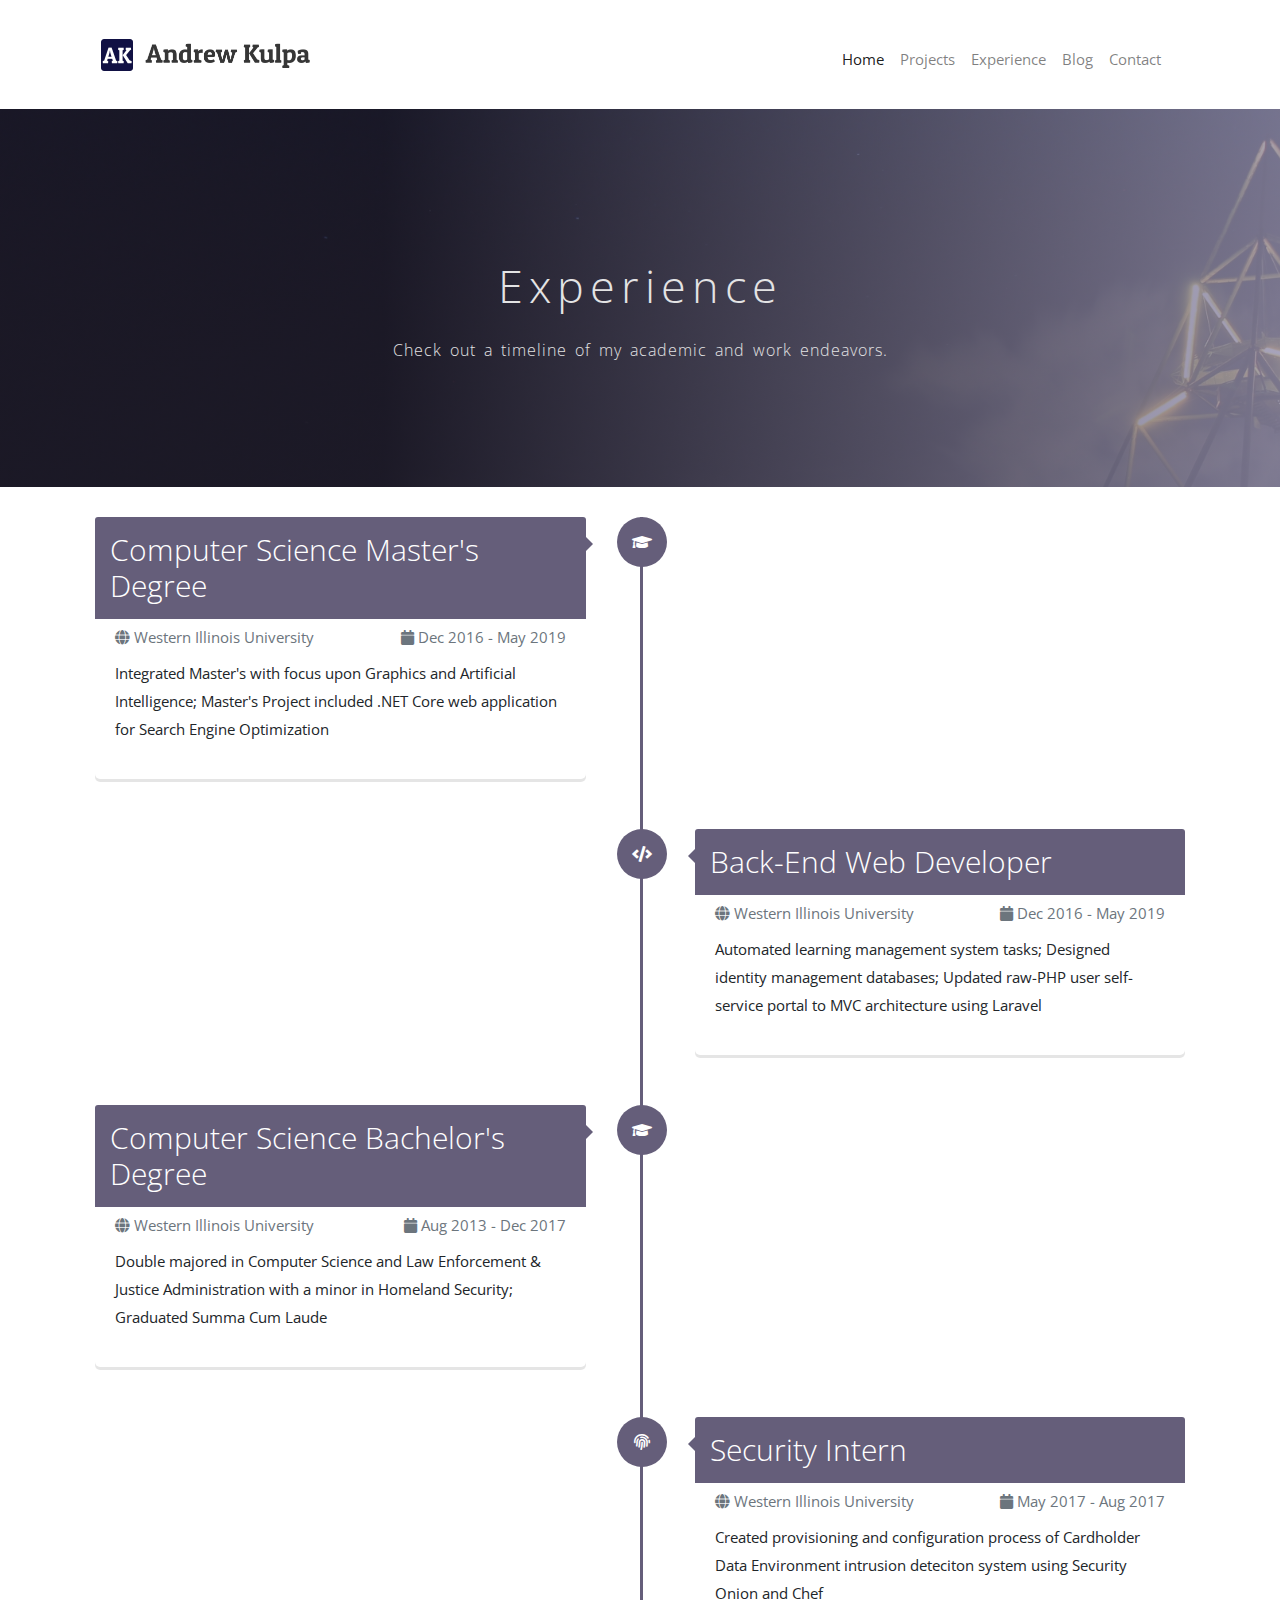
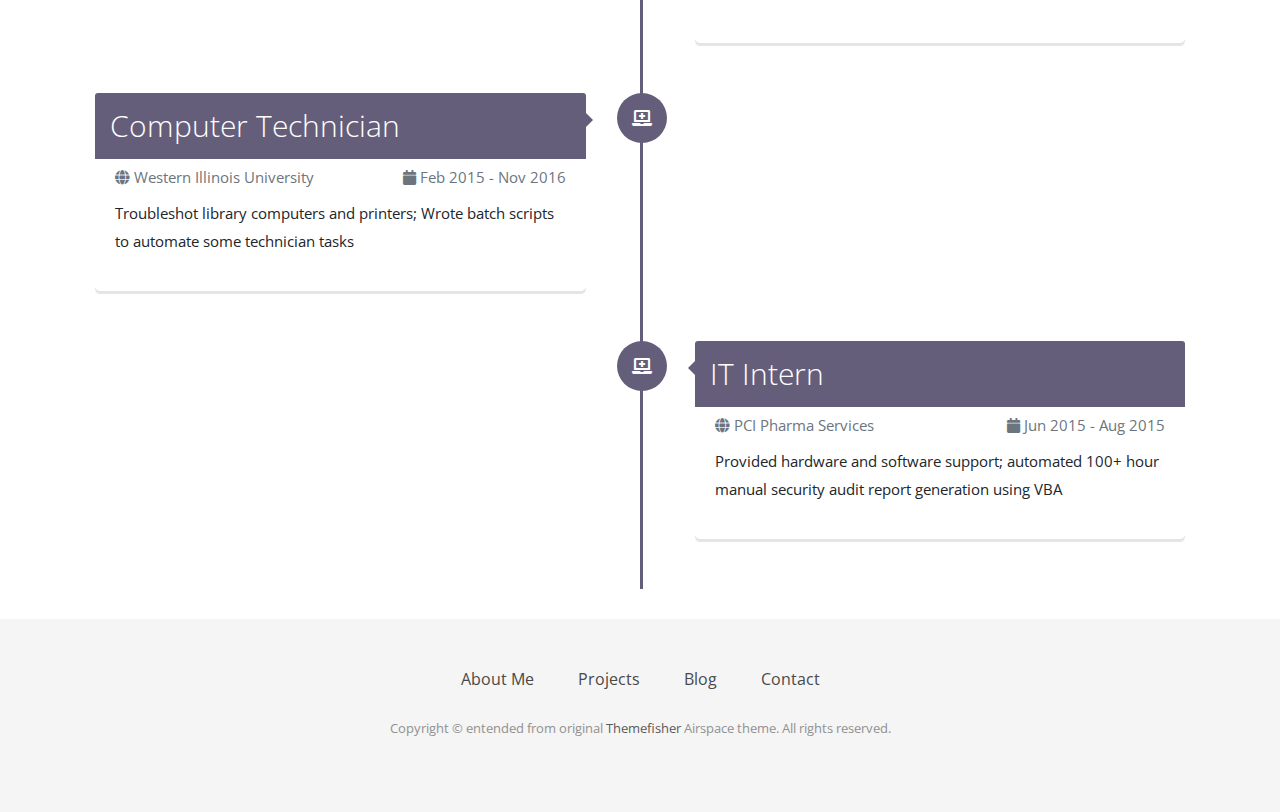
<file: timeline/index.html>
<!DOCTYPE html>
<html class="no-js">
  <head>

    <meta charset="utf-8">
<meta http-equiv="X-UA-Compatible" content="IE=edge">
<title>Timeline | Andrew Kulpa Personal Website</title>
<meta name="msvalidate.01" content="80972D31A62F6BBDA100949B41EA9E91" />
<meta name="description" content="">
<meta name="keywords" content="">
<meta name="viewport" content="width=device-width, initial-scale=1">
<meta name="og:url" content="https://andrew.kulpa.dev/timeline/">
<meta name="og:title" content="Timeline">
<meta name="og:type" content="website">
<meta name="og:image" content="">
<meta name="og:description" content="">

<!-- Place favicon.ico and apple-touch-icon.png in the root directory -->
<link rel="icon" href="/favicon.ico" type="image/x-icon"/>
<link rel="shortcut icon" href="/favicon.ico" type="image/x-icon"/>
<!-- CSS -->
<link rel="stylesheet" href="/css/bootstrap.min.css" />
<link rel="stylesheet" href="/css/font-awesome.min.css" />
<link rel="stylesheet" href="/css/airspace.css" />
<link rel="stylesheet" href="/css/style.css" />
<link rel="stylesheet" href="/css/ionicons.min.css" />
<link rel="stylesheet" href="/css/animate.css" />
<link rel="stylesheet" href="/css/responsive.css" />
<link rel="stylesheet" href="/css/syntax.css" />

 <!-- Conditional CSS includes -->
<link rel="stylesheet" href="/css/timeline.css" />

<!-- Js -->
<script src="//ajax.googleapis.com/ajax/libs/jquery/1.10.2/jquery.min.js"></script>
<script>window.jQuery || document.write('<script src="js/vendor/jquery-1.10.2.min.js"><\/script>')</script>
<script src="/js/bootstrap.min.js"></script>
<script src="/js/plugins.js"></script>
<script src="/js/min/waypoints.min.js"></script>
<script src="/js/jquery.counterup.js"></script>


<script src="/js/main.js"></script>

<!--
/*
 * Airspace
 * Ported to Jekyll by Andrew Lee
 * https://github.com/ndrewtl/airspace-jekyll
 * Designed and Developed by ThemeFisher
 * https://themefisher.com/
 *
 */
-->


  </head>
  <body>


    <!-- Header Start -->
<header>
<div class="container">
  <div class="row">
    <div class="col-md-12">
      <!-- header Nav Start -->
      <nav class="navbar navbar-expand-lg navbar-light" id="nav-bar">
          <a class="navbar-brand" href="/" id="header-img"><img id="brand-icon" src="/img/logo.png" alt="site brand logo"/></a>
          <button class="navbar-toggler" type="button" data-toggle="collapse" data-target="#navbarSupportedContent" aria-controls="navbarSupportedContent" aria-expanded="false" aria-label="Toggle navigation">
              <span class="navbar-toggler-icon"></span>
          </button>

          <div class="collapse navbar-collapse navbar-default" id="navbarSupportedContent">
              <ul class="navbar-nav mr-sm-3 justify-content-end">
                  <li class="nav-item active">
                      <a class="nav-link" href="/">Home <span class="sr-only">(current)</span></a>
                  </li>
                  <li class="nav-item">
                      <a class="nav-link" href="/projects">Projects</a>
                  </li>
                  <li class="nav-item">
                    <a class="nav-link" href="/timeline">Experience</a>
                  </li>
                  <li class="nav-item">
                      <a class="nav-link" href="/blog">Blog</a>
                  </li>
                  <li class="nav-item">
                      <a class="nav-link" href="/contact">Contact</a>
                  </li>
              </ul>
          </div>
        </nav>
      </div>
    </div>
  </div>
</header><!-- header close -->



    <!-- Slider Start -->
<section id="global-header">
    <div class="container">
        <div class="row">
        <div class="col-md-12">
            <div class="block">
                
                <h1>Experience</h1>
                <p>Check out a timeline of my academic and work endeavors.</p>
                
            </div>
        </div>
        </div>
    </div>
</section>
<div class="container">
    <div id="timeline">
        
            
            
            <div class="timeline-item ">
                <i class="icon fas fa-graduation-cap timeline-icon"></i>
                <div class="timeline-content ">
                    <h2>Computer Science Master's Degree</h2>
                    <div class="row mb-2 mt-1">
                        <div class="text-muted col-sm-12 col-md-6"><p class="mb-0"><i class="fas fa-globe"></i>  Western Illinois University</p></div>
                        <div class="text-muted col-sm-12 col-md-6 text-md-right"><p class="mb-0"><i class="fas fa-calendar"></i>  Dec 2016 - May 2019</p></div>
                    </div>
                    <p>Integrated Master's with focus upon Graphics and Artificial Intelligence; Master's Project included .NET Core web application for Search Engine Optimization</p>
                    
                </div>
            </div>
            
            
            <div class="timeline-item ">
                <i class="icon fas fa-code timeline-icon"></i>
                <div class="timeline-content right">
                    <h2>Back-End Web Developer</h2>
                    <div class="row mb-2 mt-1">
                        <div class="text-muted col-sm-12 col-md-6"><p class="mb-0"><i class="fas fa-globe"></i>  Western Illinois University</p></div>
                        <div class="text-muted col-sm-12 col-md-6 text-md-right"><p class="mb-0"><i class="fas fa-calendar"></i>  Dec 2016 - May 2019</p></div>
                    </div>
                    <p>Automated learning management system tasks; Designed identity management databases; Updated raw-PHP user self-service portal to MVC architecture using Laravel</p>
                    
                </div>
            </div>
            
            
            <div class="timeline-item ">
                <i class="icon fas fa-graduation-cap timeline-icon"></i>
                <div class="timeline-content ">
                    <h2>Computer Science Bachelor's Degree</h2>
                    <div class="row mb-2 mt-1">
                        <div class="text-muted col-sm-12 col-md-6"><p class="mb-0"><i class="fas fa-globe"></i>  Western Illinois University</p></div>
                        <div class="text-muted col-sm-12 col-md-6 text-md-right"><p class="mb-0"><i class="fas fa-calendar"></i>  Aug 2013 - Dec 2017</p></div>
                    </div>
                    <p>Double majored in Computer Science and Law Enforcement & Justice Administration with a minor in Homeland Security; Graduated Summa Cum Laude</p>
                    
                </div>
            </div>
            
            
            <div class="timeline-item ">
                <i class="icon fas fa-fingerprint timeline-icon"></i>
                <div class="timeline-content right">
                    <h2>Security Intern</h2>
                    <div class="row mb-2 mt-1">
                        <div class="text-muted col-sm-12 col-md-6"><p class="mb-0"><i class="fas fa-globe"></i>  Western Illinois University</p></div>
                        <div class="text-muted col-sm-12 col-md-6 text-md-right"><p class="mb-0"><i class="fas fa-calendar"></i>  May 2017 - Aug 2017</p></div>
                    </div>
                    <p>Created provisioning and configuration process of Cardholder Data Environment intrusion deteciton system using Security Onion and Chef</p>
                    
                </div>
            </div>
            
            
            <div class="timeline-item ">
                <i class="icon fas fa-laptop-medical timeline-icon"></i>
                <div class="timeline-content ">
                    <h2>Computer Technician</h2>
                    <div class="row mb-2 mt-1">
                        <div class="text-muted col-sm-12 col-md-6"><p class="mb-0"><i class="fas fa-globe"></i>  Western Illinois University</p></div>
                        <div class="text-muted col-sm-12 col-md-6 text-md-right"><p class="mb-0"><i class="fas fa-calendar"></i>  Feb 2015 - Nov 2016</p></div>
                    </div>
                    <p>Troubleshot library computers and printers; Wrote batch scripts to automate some technician tasks</p>
                    
                </div>
            </div>
            
            
            <div class="timeline-item ">
                <i class="icon fas fa-laptop-medical timeline-icon"></i>
                <div class="timeline-content right">
                    <h2>IT Intern</h2>
                    <div class="row mb-2 mt-1">
                        <div class="text-muted col-sm-12 col-md-6"><p class="mb-0"><i class="fas fa-globe"></i>  PCI Pharma Services</p></div>
                        <div class="text-muted col-sm-12 col-md-6 text-md-right"><p class="mb-0"><i class="fas fa-calendar"></i>  Jun 2015 - Aug 2015</p></div>
                    </div>
                    <p>Provided hardware and software support; automated 100+ hour manual security audit report generation using VBA</p>
                    
                </div>
            </div>
            
        
    </div>
</div>










    <!-- footer Start -->
<footer>
  <div class="container">
    <div class="row">
      <div class="col-md-12">
        <div class="footer-manu">
          <ul>
            <li><a href="/">About Me</a></li>
            <li><a href="/projects">Projects</a></li>
            <li><a href="/blog">Blog</a></li>
            <li><a href="/contact">Contact</a></li>
          </ul>
        </div>
        <p>Copyright &copy; entended from original <a href="http://www.themefisher.com">Themefisher</a> Airspace theme. All rights reserved.</p>
      </div>
    </div>
  </div>
  
    <!-- Global site tag (gtag.js) - Google Analytics -->
    <script async src="https://www.googletagmanager.com/gtag/js?id=UA-135567050-1"></script>
    <script>
      window.dataLayer = window.dataLayer || [];
      function gtag(){dataLayer.push(arguments);}
      gtag('js', new Date());

      gtag('config', 'UA-135567050-1');
    </script>
  
</footer>


    </body>
</html>
</file>
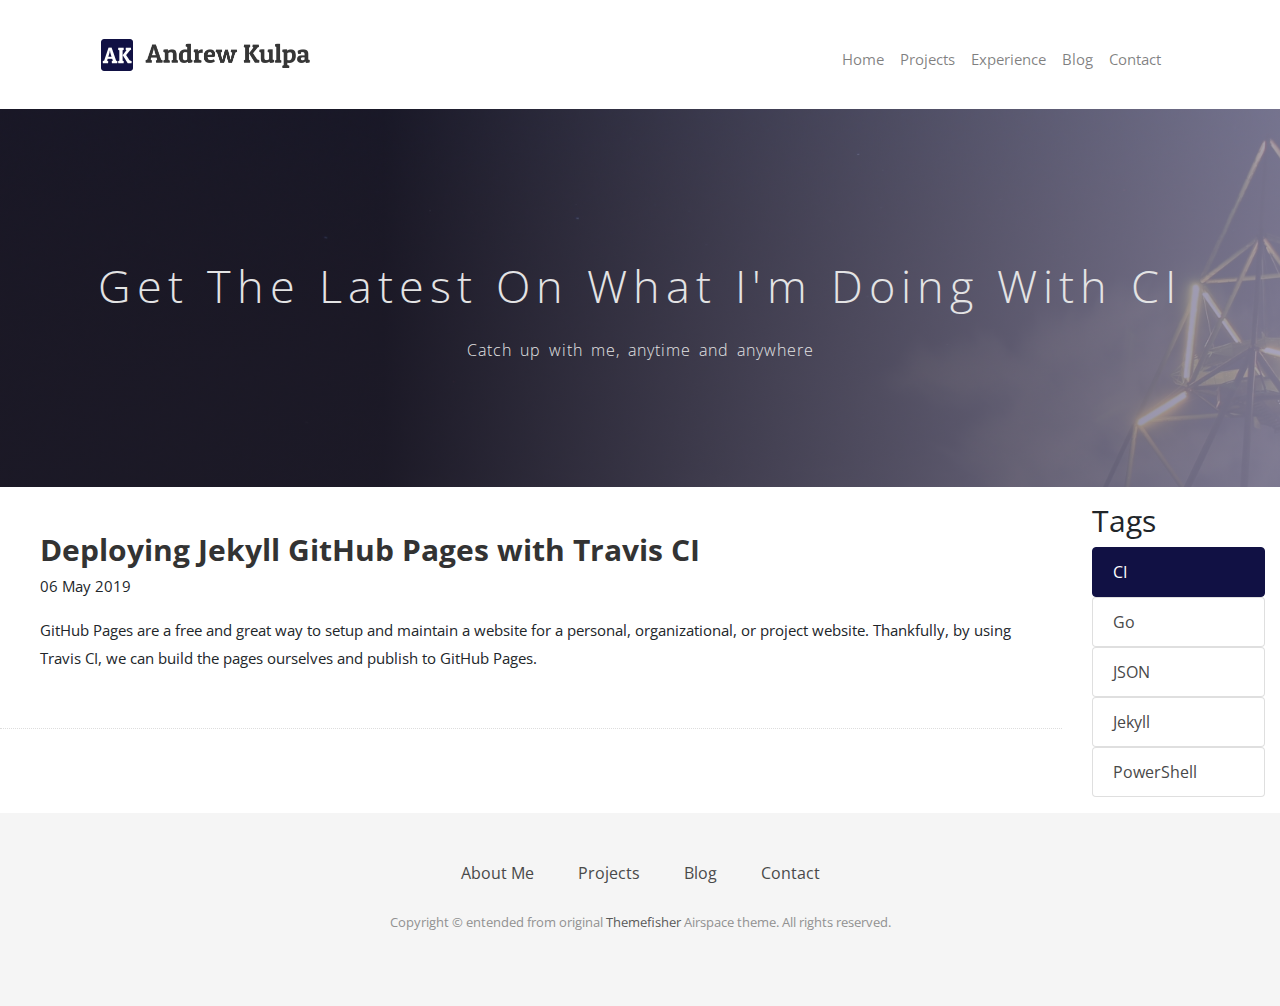
<file: blog/tag/CI/index.html>
<!DOCTYPE html>
<html class="no-js">
  <head>

    <meta charset="utf-8">
<meta http-equiv="X-UA-Compatible" content="IE=edge">
<title>CI Blog Posts | Andrew Kulpa Personal Website</title>
<meta name="msvalidate.01" content="80972D31A62F6BBDA100949B41EA9E91" />
<meta name="description" content="">
<meta name="keywords" content="">
<meta name="viewport" content="width=device-width, initial-scale=1">
<meta name="og:url" content="https://andrew.kulpa.dev/blog/tag/CI/">
<meta name="og:title" content="CI Blog Posts">
<meta name="og:type" content="website">
<meta name="og:image" content="">
<meta name="og:description" content="">

<!-- Place favicon.ico and apple-touch-icon.png in the root directory -->
<link rel="icon" href="/favicon.ico" type="image/x-icon"/>
<link rel="shortcut icon" href="/favicon.ico" type="image/x-icon"/>
<!-- CSS -->
<link rel="stylesheet" href="/css/bootstrap.min.css" />
<link rel="stylesheet" href="/css/font-awesome.min.css" />
<link rel="stylesheet" href="/css/airspace.css" />
<link rel="stylesheet" href="/css/style.css" />
<link rel="stylesheet" href="/css/ionicons.min.css" />
<link rel="stylesheet" href="/css/animate.css" />
<link rel="stylesheet" href="/css/responsive.css" />
<link rel="stylesheet" href="/css/syntax.css" />


<!-- Js -->
<!-- <script src="//ajax.googleapis.com/ajax/libs/jquery/1.10.2/jquery.min.js"></script> -->
<script src="/js/vendor/jquery-1.10.2.min.js"></script>
<script src="/js/bootstrap.min.js"></script>
<script src="/js/plugins.js"></script>
<script src="/js/min/waypoints.min.js"></script>
<script src="/js/jquery.counterup.js"></script>


<script src="/js/main.js"></script>

<!--
/*
 * Airspace
 * Ported to Jekyll by Andrew Lee
 * Extended as a professional portfolio site by Andrew Kulpa
 * https://github.com/ndrewtl/airspace-jekyll
 * Designed and Developed by ThemeFisher
 * https://themefisher.com/
 *
 */
-->


  </head>
  <body>


    <!-- Header Start -->
<header>
<div class="container">
  <div class="row">
    <div class="col-md-12">
      <!-- header Nav Start -->
      <nav class="navbar navbar-expand-lg navbar-light" id="nav-bar">
          <a class="navbar-brand" href="/" id="header-img"><img id="brand-icon" src="/img/logo.png" alt="site brand logo"/></a>
          <button class="navbar-toggler" type="button" data-toggle="collapse" data-target="#navbarSupportedContent" aria-controls="navbarSupportedContent" aria-expanded="false" aria-label="Toggle navigation">
              <span class="navbar-toggler-icon"></span>
          </button>

          <div class="collapse navbar-collapse navbar-default" id="navbarSupportedContent">
              <ul class="navbar-nav mr-sm-3 justify-content-end">
                  <li class="nav-item ">
                      <a class="nav-link" href="/">Home </a>
                  </li>
                  <li class="nav-item ">
                      <a class="nav-link" href="/projects/">Projects</a>
                  </li>
                  <li class="nav-item ">
                    <a class="nav-link" href="/experience/">Experience</a>
                  </li>
                  <li class="nav-item ">
                      <a class="nav-link" href="/blog/">Blog</a>
                  </li>
                  <li class="nav-item ">
                      <a class="nav-link" href="/contact/">Contact</a>
                  </li>
              </ul>
          </div>
        </nav>
      </div>
    </div>
  </div>
</header><!-- header close -->



    <!-- Slider Start -->
<section id="global-header">
  <div class="container">
    <div class="row">
      <div class="col-md-12">
        <div class="block">
          <h1>Get the latest on what I'm doing with CI</h1>
          <p>Catch up with me, anytime and anywhere</p>
        </div>
      </div>
    </div>
  </div>
</section>

<div class="row justify-content-center">
  <div class=" col-lg-10 col-md-9 col-12">
    
    
    
    
    
    
    
    
    
    
    
    
    
    
    
    <div class="post-area">
      <a href="/2019/05/06/jekyll-travis-ci-setup.html" class="bold">Deploying Jekyll GitHub Pages with Travis CI</a>
      <p class="post-date">06 May 2019</p>
      <p>
        GitHub Pages are a free and great way to setup and maintain a website for a personal, organizational, or project website. Thankfully, by using Travis CI, we can build the pages ourselves and publish to GitHub Pages.
      </p>
    </div>
    
    
    
  </div>
  <div class="col-lg-2 col-md-3 col-11 mt-3 mb-3">
    <h2>Tags</h2>
    <ul class="list-group col">
      
      
      
      <a href="/blog/tag/CI">
        <li class="list-group-item active">
          CI
          <!-- <span class="badge badge-primary badge-pill">POST COUNT</span> -->
        </li>
        
      </a>
      
      <a href="/blog/tag/Go">
        <li class="list-group-item ">
          Go
          <!-- <span class="badge badge-primary badge-pill">POST COUNT</span> -->
        </li>
        
      </a>
      
      <a href="/blog/tag/JSON">
        <li class="list-group-item ">
          JSON
          <!-- <span class="badge badge-primary badge-pill">POST COUNT</span> -->
        </li>
        
      </a>
      
      <a href="/blog/tag/Jekyll">
        <li class="list-group-item ">
          Jekyll
          <!-- <span class="badge badge-primary badge-pill">POST COUNT</span> -->
        </li>
        
      </a>
      
      <a href="/blog/tag/PowerShell">
        <li class="list-group-item ">
          PowerShell
          <!-- <span class="badge badge-primary badge-pill">POST COUNT</span> -->
        </li>
        
      </a>
      
    </ul>
  </div>
</div>









    <!-- footer Start -->
<footer>
  <div class="container">
    <div class="row">
      <div class="col-md-12">
        <div class="footer-manu">
          <ul>
            <li><a href="/">About Me</a></li>
            <li><a href="/projects/">Projects</a></li>
            <li><a href="/blog/">Blog</a></li>
            <li><a href="/contact/">Contact</a></li>
          </ul>
        </div>
        <p>Copyright &copy; entended from original <a href="http://www.themefisher.com">Themefisher</a> Airspace theme. All rights reserved.</p>
      </div>
    </div>
  </div>
  
    <!-- Global site tag (gtag.js) - Google Analytics -->
    <script async src="https://www.googletagmanager.com/gtag/js?id=UA-135567050-1"></script>
    <script>
      window.dataLayer = window.dataLayer || [];
      function gtag(){dataLayer.push(arguments);}
      gtag('js', new Date());

      gtag('config', 'UA-135567050-1');
    </script>
  
</footer>


    </body>
</html>
</file>
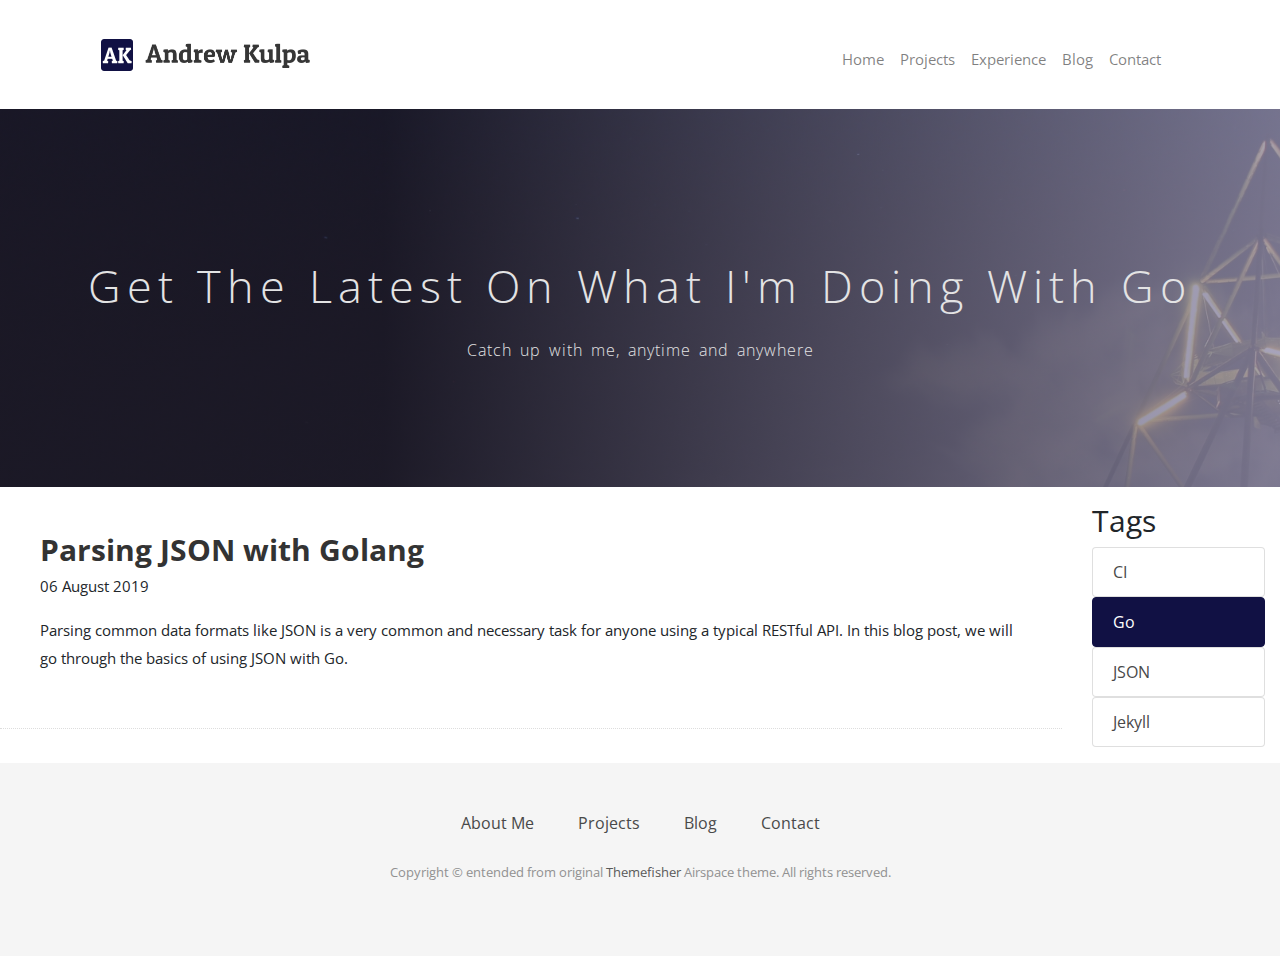
<file: blog/tag/Go/index.html>
<!DOCTYPE html>
<html class="no-js">
  <head>

    <meta charset="utf-8">
<meta http-equiv="X-UA-Compatible" content="IE=edge">
<title>Go Blog Posts | Andrew Kulpa Personal Website</title>
<meta name="msvalidate.01" content="80972D31A62F6BBDA100949B41EA9E91" />
<meta name="description" content="">
<meta name="keywords" content="">
<meta name="viewport" content="width=device-width, initial-scale=1">
<meta name="og:url" content="https://andrew.kulpa.dev/blog/tag/Go/">
<meta name="og:title" content="Go Blog Posts">
<meta name="og:type" content="website">
<meta name="og:image" content="">
<meta name="og:description" content="">

<!-- Place favicon.ico and apple-touch-icon.png in the root directory -->
<link rel="icon" href="/favicon.ico" type="image/x-icon"/>
<link rel="shortcut icon" href="/favicon.ico" type="image/x-icon"/>
<!-- CSS -->
<link rel="stylesheet" href="/css/bootstrap.min.css" />
<link rel="stylesheet" href="/css/font-awesome.min.css" />
<link rel="stylesheet" href="/css/airspace.css" />
<link rel="stylesheet" href="/css/style.css" />
<link rel="stylesheet" href="/css/ionicons.min.css" />
<link rel="stylesheet" href="/css/animate.css" />
<link rel="stylesheet" href="/css/responsive.css" />
<link rel="stylesheet" href="/css/syntax.css" />


<!-- Js -->
<!-- <script src="//ajax.googleapis.com/ajax/libs/jquery/1.10.2/jquery.min.js"></script> -->
<script src="/js/vendor/jquery-1.10.2.min.js"></script>
<script src="/js/bootstrap.min.js"></script>
<script src="/js/plugins.js"></script>
<script src="/js/min/waypoints.min.js"></script>
<script src="/js/jquery.counterup.js"></script>


<script src="/js/main.js"></script>

<!--
/*
 * Airspace
 * Ported to Jekyll by Andrew Lee
 * Extended as a professional portfolio site by Andrew Kulpa
 * https://github.com/ndrewtl/airspace-jekyll
 * Designed and Developed by ThemeFisher
 * https://themefisher.com/
 *
 */
-->


  </head>
  <body>


    <!-- Header Start -->
<header>
<div class="container">
  <div class="row">
    <div class="col-md-12">
      <!-- header Nav Start -->
      <nav class="navbar navbar-expand-lg navbar-light" id="nav-bar">
          <a class="navbar-brand" href="/" id="header-img"><img id="brand-icon" src="/img/logo.png" alt="site brand logo"/></a>
          <button class="navbar-toggler" type="button" data-toggle="collapse" data-target="#navbarSupportedContent" aria-controls="navbarSupportedContent" aria-expanded="false" aria-label="Toggle navigation">
              <span class="navbar-toggler-icon"></span>
          </button>

          <div class="collapse navbar-collapse navbar-default" id="navbarSupportedContent">
              <ul class="navbar-nav mr-sm-3 justify-content-end">
                  <li class="nav-item ">
                      <a class="nav-link" href="/">Home </a>
                  </li>
                  <li class="nav-item ">
                      <a class="nav-link" href="/projects/">Projects</a>
                  </li>
                  <li class="nav-item ">
                    <a class="nav-link" href="/experience/">Experience</a>
                  </li>
                  <li class="nav-item ">
                      <a class="nav-link" href="/blog/">Blog</a>
                  </li>
                  <li class="nav-item ">
                      <a class="nav-link" href="/contact/">Contact</a>
                  </li>
              </ul>
          </div>
        </nav>
      </div>
    </div>
  </div>
</header><!-- header close -->



    <!-- Slider Start -->
<section id="global-header">
  <div class="container">
    <div class="row">
      <div class="col-md-12">
        <div class="block">
          <h1>Get the latest on what I'm doing with Go</h1>
          <p>Catch up with me, anytime and anywhere</p>
        </div>
      </div>
    </div>
  </div>
</section>

<div class="row justify-content-center">
  <div class=" col-lg-10 col-md-9 col-12">
    
    
    
    <div class="post-area">
      <a href="/2019/08/06/parsing-json-with-golang.html" class="bold">Parsing JSON with Golang</a>
      <p class="post-date">06 August 2019</p>
      <p>
        Parsing common data formats like JSON is a very common and necessary task for anyone using a typical RESTful API. In this blog post, we will go through the basics of using JSON with Go.
      </p>
    </div>
    
    
    
    
    
    
    
    
    
    
    
  </div>
  <div class="col-lg-2 col-md-3 col-11 mt-3 mb-3">
    <h2>Tags</h2>
    <ul class="list-group col">
      
      
      
      <a href="/blog/tag/CI">
        <li class="list-group-item ">
          CI
          <!-- <span class="badge badge-primary badge-pill">POST COUNT</span> -->
        </li>
        
      </a>
      
      <a href="/blog/tag/Go">
        <li class="list-group-item active">
          Go
          <!-- <span class="badge badge-primary badge-pill">POST COUNT</span> -->
        </li>
        
      </a>
      
      <a href="/blog/tag/JSON">
        <li class="list-group-item ">
          JSON
          <!-- <span class="badge badge-primary badge-pill">POST COUNT</span> -->
        </li>
        
      </a>
      
      <a href="/blog/tag/Jekyll">
        <li class="list-group-item ">
          Jekyll
          <!-- <span class="badge badge-primary badge-pill">POST COUNT</span> -->
        </li>
        
      </a>
      
    </ul>
  </div>
</div>









    <!-- footer Start -->
<footer>
  <div class="container">
    <div class="row">
      <div class="col-md-12">
        <div class="footer-manu">
          <ul>
            <li><a href="/">About Me</a></li>
            <li><a href="/projects/">Projects</a></li>
            <li><a href="/blog/">Blog</a></li>
            <li><a href="/contact/">Contact</a></li>
          </ul>
        </div>
        <p>Copyright &copy; entended from original <a href="http://www.themefisher.com">Themefisher</a> Airspace theme. All rights reserved.</p>
      </div>
    </div>
  </div>
  
    <!-- Global site tag (gtag.js) - Google Analytics -->
    <script async src="https://www.googletagmanager.com/gtag/js?id=UA-135567050-1"></script>
    <script>
      window.dataLayer = window.dataLayer || [];
      function gtag(){dataLayer.push(arguments);}
      gtag('js', new Date());

      gtag('config', 'UA-135567050-1');
    </script>
  
</footer>


    </body>
</html>
</file>
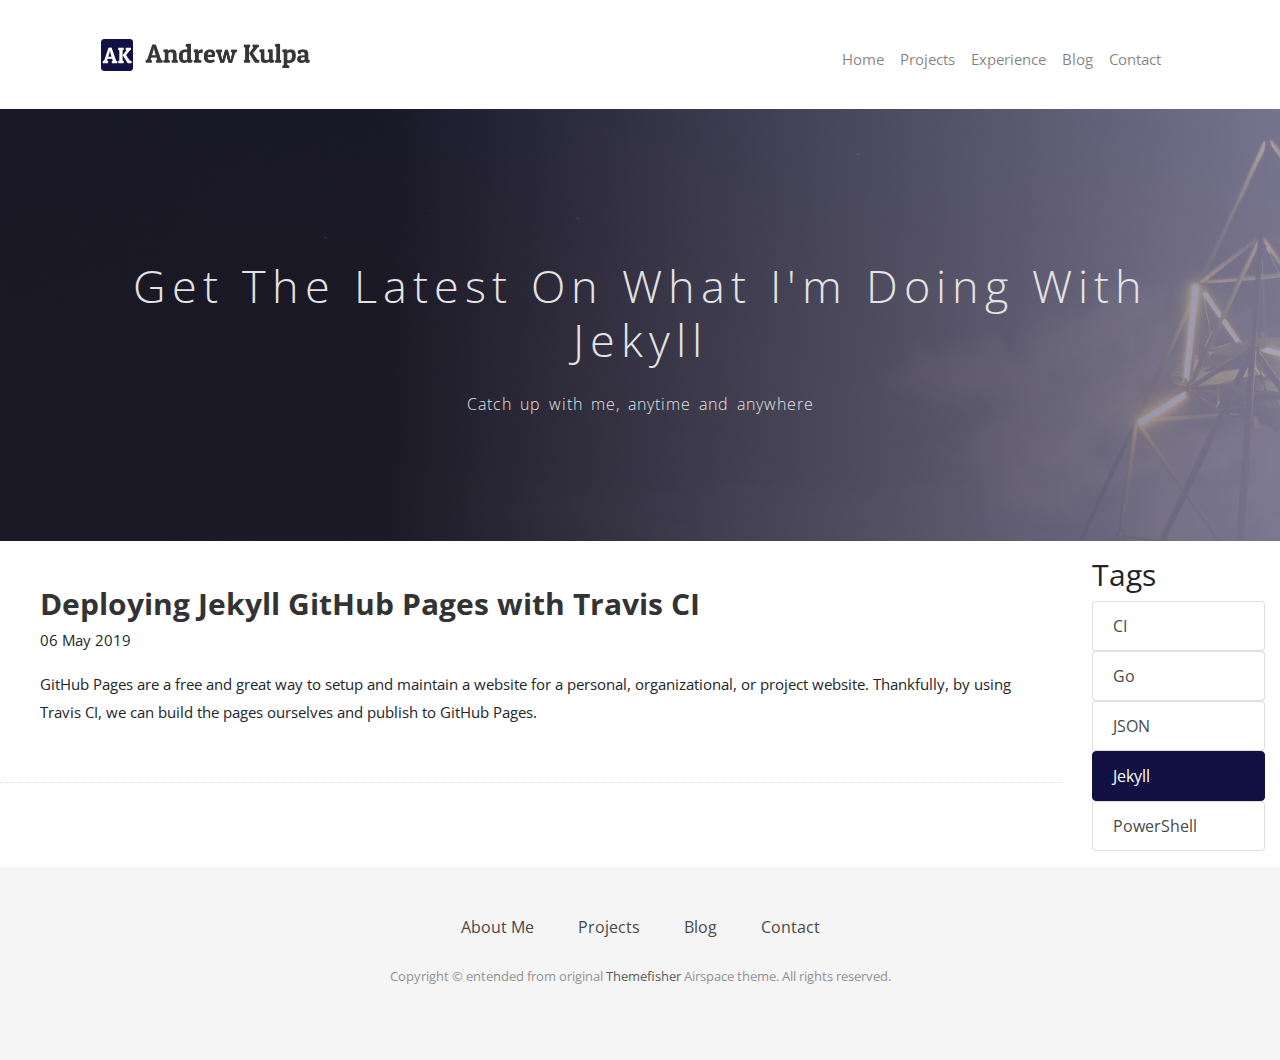
<file: blog/tag/Jekyll/index.html>
<!DOCTYPE html>
<html class="no-js">
  <head>

    <meta charset="utf-8">
<meta http-equiv="X-UA-Compatible" content="IE=edge">
<title>Jekyll Blog Posts | Andrew Kulpa Personal Website</title>
<meta name="msvalidate.01" content="80972D31A62F6BBDA100949B41EA9E91" />
<meta name="description" content="">
<meta name="keywords" content="">
<meta name="viewport" content="width=device-width, initial-scale=1">
<meta name="og:url" content="https://andrew.kulpa.dev/blog/tag/Jekyll/">
<meta name="og:title" content="Jekyll Blog Posts">
<meta name="og:type" content="website">
<meta name="og:image" content="">
<meta name="og:description" content="">

<!-- Place favicon.ico and apple-touch-icon.png in the root directory -->
<link rel="icon" href="/favicon.ico" type="image/x-icon"/>
<link rel="shortcut icon" href="/favicon.ico" type="image/x-icon"/>
<!-- CSS -->
<link rel="stylesheet" href="/css/bootstrap.min.css" />
<link rel="stylesheet" href="/css/font-awesome.min.css" />
<link rel="stylesheet" href="/css/airspace.css" />
<link rel="stylesheet" href="/css/style.css" />
<link rel="stylesheet" href="/css/ionicons.min.css" />
<link rel="stylesheet" href="/css/animate.css" />
<link rel="stylesheet" href="/css/responsive.css" />
<link rel="stylesheet" href="/css/syntax.css" />


<!-- Js -->
<!-- <script src="//ajax.googleapis.com/ajax/libs/jquery/1.10.2/jquery.min.js"></script> -->
<script src="/js/vendor/jquery-1.10.2.min.js"></script>
<script src="/js/bootstrap.min.js"></script>
<script src="/js/plugins.js"></script>
<script src="/js/min/waypoints.min.js"></script>
<script src="/js/jquery.counterup.js"></script>


<script src="/js/main.js"></script>

<!--
/*
 * Airspace
 * Ported to Jekyll by Andrew Lee
 * Extended as a professional portfolio site by Andrew Kulpa
 * https://github.com/ndrewtl/airspace-jekyll
 * Designed and Developed by ThemeFisher
 * https://themefisher.com/
 *
 */
-->


  </head>
  <body>


    <!-- Header Start -->
<header>
<div class="container">
  <div class="row">
    <div class="col-md-12">
      <!-- header Nav Start -->
      <nav class="navbar navbar-expand-lg navbar-light" id="nav-bar">
          <a class="navbar-brand" href="/" id="header-img"><img id="brand-icon" src="/img/logo.png" alt="site brand logo"/></a>
          <button class="navbar-toggler" type="button" data-toggle="collapse" data-target="#navbarSupportedContent" aria-controls="navbarSupportedContent" aria-expanded="false" aria-label="Toggle navigation">
              <span class="navbar-toggler-icon"></span>
          </button>

          <div class="collapse navbar-collapse navbar-default" id="navbarSupportedContent">
              <ul class="navbar-nav mr-sm-3 justify-content-end">
                  <li class="nav-item ">
                      <a class="nav-link" href="/">Home </a>
                  </li>
                  <li class="nav-item ">
                      <a class="nav-link" href="/projects/">Projects</a>
                  </li>
                  <li class="nav-item ">
                    <a class="nav-link" href="/experience/">Experience</a>
                  </li>
                  <li class="nav-item ">
                      <a class="nav-link" href="/blog/">Blog</a>
                  </li>
                  <li class="nav-item ">
                      <a class="nav-link" href="/contact/">Contact</a>
                  </li>
              </ul>
          </div>
        </nav>
      </div>
    </div>
  </div>
</header><!-- header close -->



    <!-- Slider Start -->
<section id="global-header">
  <div class="container">
    <div class="row">
      <div class="col-md-12">
        <div class="block">
          <h1>Get the latest on what I'm doing with Jekyll</h1>
          <p>Catch up with me, anytime and anywhere</p>
        </div>
      </div>
    </div>
  </div>
</section>

<div class="row justify-content-center">
  <div class=" col-lg-10 col-md-9 col-12">
    
    
    
    
    
    
    
    
    
    
    
    
    
    <div class="post-area">
      <a href="/2019/05/06/jekyll-travis-ci-setup.html" class="bold">Deploying Jekyll GitHub Pages with Travis CI</a>
      <p class="post-date">06 May 2019</p>
      <p>
        GitHub Pages are a free and great way to setup and maintain a website for a personal, organizational, or project website. Thankfully, by using Travis CI, we can build the pages ourselves and publish to GitHub Pages.
      </p>
    </div>
    
    
    
    
    
  </div>
  <div class="col-lg-2 col-md-3 col-11 mt-3 mb-3">
    <h2>Tags</h2>
    <ul class="list-group col">
      
      
      
      <a href="/blog/tag/CI">
        <li class="list-group-item ">
          CI
          <!-- <span class="badge badge-primary badge-pill">POST COUNT</span> -->
        </li>
        
      </a>
      
      <a href="/blog/tag/Go">
        <li class="list-group-item ">
          Go
          <!-- <span class="badge badge-primary badge-pill">POST COUNT</span> -->
        </li>
        
      </a>
      
      <a href="/blog/tag/JSON">
        <li class="list-group-item ">
          JSON
          <!-- <span class="badge badge-primary badge-pill">POST COUNT</span> -->
        </li>
        
      </a>
      
      <a href="/blog/tag/Jekyll">
        <li class="list-group-item active">
          Jekyll
          <!-- <span class="badge badge-primary badge-pill">POST COUNT</span> -->
        </li>
        
      </a>
      
      <a href="/blog/tag/PowerShell">
        <li class="list-group-item ">
          PowerShell
          <!-- <span class="badge badge-primary badge-pill">POST COUNT</span> -->
        </li>
        
      </a>
      
    </ul>
  </div>
</div>









    <!-- footer Start -->
<footer>
  <div class="container">
    <div class="row">
      <div class="col-md-12">
        <div class="footer-manu">
          <ul>
            <li><a href="/">About Me</a></li>
            <li><a href="/projects/">Projects</a></li>
            <li><a href="/blog/">Blog</a></li>
            <li><a href="/contact/">Contact</a></li>
          </ul>
        </div>
        <p>Copyright &copy; entended from original <a href="http://www.themefisher.com">Themefisher</a> Airspace theme. All rights reserved.</p>
      </div>
    </div>
  </div>
  
    <!-- Global site tag (gtag.js) - Google Analytics -->
    <script async src="https://www.googletagmanager.com/gtag/js?id=UA-135567050-1"></script>
    <script>
      window.dataLayer = window.dataLayer || [];
      function gtag(){dataLayer.push(arguments);}
      gtag('js', new Date());

      gtag('config', 'UA-135567050-1');
    </script>
  
</footer>


    </body>
</html>
</file>
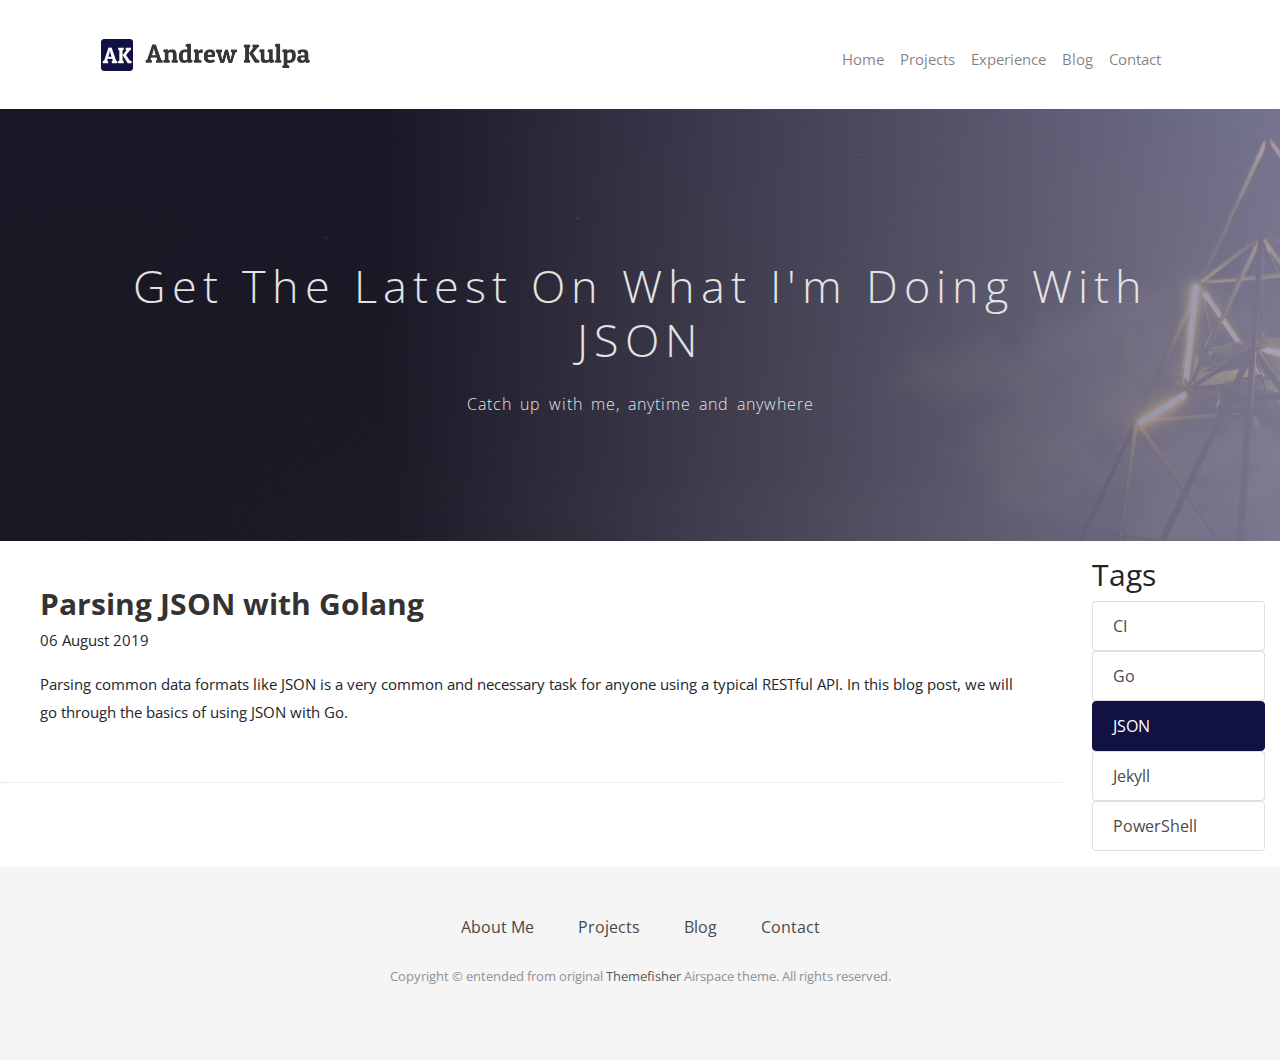
<file: blog/tag/JSON/index.html>
<!DOCTYPE html>
<html class="no-js">
  <head>

    <meta charset="utf-8">
<meta http-equiv="X-UA-Compatible" content="IE=edge">
<title>JSON Blog Posts | Andrew Kulpa Personal Website</title>
<meta name="msvalidate.01" content="80972D31A62F6BBDA100949B41EA9E91" />
<meta name="description" content="">
<meta name="keywords" content="">
<meta name="viewport" content="width=device-width, initial-scale=1">
<meta name="og:url" content="https://andrew.kulpa.dev/blog/tag/JSON/">
<meta name="og:title" content="JSON Blog Posts">
<meta name="og:type" content="website">
<meta name="og:image" content="">
<meta name="og:description" content="">

<!-- Place favicon.ico and apple-touch-icon.png in the root directory -->
<link rel="icon" href="/favicon.ico" type="image/x-icon"/>
<link rel="shortcut icon" href="/favicon.ico" type="image/x-icon"/>
<!-- CSS -->
<link rel="stylesheet" href="/css/bootstrap.min.css" />
<link rel="stylesheet" href="/css/font-awesome.min.css" />
<link rel="stylesheet" href="/css/airspace.css" />
<link rel="stylesheet" href="/css/style.css" />
<link rel="stylesheet" href="/css/ionicons.min.css" />
<link rel="stylesheet" href="/css/animate.css" />
<link rel="stylesheet" href="/css/responsive.css" />
<link rel="stylesheet" href="/css/syntax.css" />


<!-- Js -->
<!-- <script src="//ajax.googleapis.com/ajax/libs/jquery/1.10.2/jquery.min.js"></script> -->
<script src="/js/vendor/jquery-1.10.2.min.js"></script>
<script src="/js/bootstrap.min.js"></script>
<script src="/js/plugins.js"></script>
<script src="/js/min/waypoints.min.js"></script>
<script src="/js/jquery.counterup.js"></script>


<script src="/js/main.js"></script>

<!--
/*
 * Airspace
 * Ported to Jekyll by Andrew Lee
 * Extended as a professional portfolio site by Andrew Kulpa
 * https://github.com/ndrewtl/airspace-jekyll
 * Designed and Developed by ThemeFisher
 * https://themefisher.com/
 *
 */
-->


  </head>
  <body>


    <!-- Header Start -->
<header>
<div class="container">
  <div class="row">
    <div class="col-md-12">
      <!-- header Nav Start -->
      <nav class="navbar navbar-expand-lg navbar-light" id="nav-bar">
          <a class="navbar-brand" href="/" id="header-img"><img id="brand-icon" src="/img/logo.png" alt="site brand logo"/></a>
          <button class="navbar-toggler" type="button" data-toggle="collapse" data-target="#navbarSupportedContent" aria-controls="navbarSupportedContent" aria-expanded="false" aria-label="Toggle navigation">
              <span class="navbar-toggler-icon"></span>
          </button>

          <div class="collapse navbar-collapse navbar-default" id="navbarSupportedContent">
              <ul class="navbar-nav mr-sm-3 justify-content-end">
                  <li class="nav-item ">
                      <a class="nav-link" href="/">Home </a>
                  </li>
                  <li class="nav-item ">
                      <a class="nav-link" href="/projects/">Projects</a>
                  </li>
                  <li class="nav-item ">
                    <a class="nav-link" href="/experience/">Experience</a>
                  </li>
                  <li class="nav-item ">
                      <a class="nav-link" href="/blog/">Blog</a>
                  </li>
                  <li class="nav-item ">
                      <a class="nav-link" href="/contact/">Contact</a>
                  </li>
              </ul>
          </div>
        </nav>
      </div>
    </div>
  </div>
</header><!-- header close -->



    <!-- Slider Start -->
<section id="global-header">
  <div class="container">
    <div class="row">
      <div class="col-md-12">
        <div class="block">
          <h1>Get the latest on what I'm doing with JSON</h1>
          <p>Catch up with me, anytime and anywhere</p>
        </div>
      </div>
    </div>
  </div>
</section>

<div class="row justify-content-center">
  <div class=" col-lg-10 col-md-9 col-12">
    
    
    
    
    
    
    
    
    
    <div class="post-area">
      <a href="/2019/08/06/parsing-json-with-golang.html" class="bold">Parsing JSON with Golang</a>
      <p class="post-date">06 August 2019</p>
      <p>
        Parsing common data formats like JSON is a very common and necessary task for anyone using a typical RESTful API. In this blog post, we will go through the basics of using JSON with Go.
      </p>
    </div>
    
    
    
    
    
    
    
    
    
  </div>
  <div class="col-lg-2 col-md-3 col-11 mt-3 mb-3">
    <h2>Tags</h2>
    <ul class="list-group col">
      
      
      
      <a href="/blog/tag/CI">
        <li class="list-group-item ">
          CI
          <!-- <span class="badge badge-primary badge-pill">POST COUNT</span> -->
        </li>
        
      </a>
      
      <a href="/blog/tag/Go">
        <li class="list-group-item ">
          Go
          <!-- <span class="badge badge-primary badge-pill">POST COUNT</span> -->
        </li>
        
      </a>
      
      <a href="/blog/tag/JSON">
        <li class="list-group-item active">
          JSON
          <!-- <span class="badge badge-primary badge-pill">POST COUNT</span> -->
        </li>
        
      </a>
      
      <a href="/blog/tag/Jekyll">
        <li class="list-group-item ">
          Jekyll
          <!-- <span class="badge badge-primary badge-pill">POST COUNT</span> -->
        </li>
        
      </a>
      
      <a href="/blog/tag/PowerShell">
        <li class="list-group-item ">
          PowerShell
          <!-- <span class="badge badge-primary badge-pill">POST COUNT</span> -->
        </li>
        
      </a>
      
    </ul>
  </div>
</div>









    <!-- footer Start -->
<footer>
  <div class="container">
    <div class="row">
      <div class="col-md-12">
        <div class="footer-manu">
          <ul>
            <li><a href="/">About Me</a></li>
            <li><a href="/projects/">Projects</a></li>
            <li><a href="/blog/">Blog</a></li>
            <li><a href="/contact/">Contact</a></li>
          </ul>
        </div>
        <p>Copyright &copy; entended from original <a href="http://www.themefisher.com">Themefisher</a> Airspace theme. All rights reserved.</p>
      </div>
    </div>
  </div>
  
    <!-- Global site tag (gtag.js) - Google Analytics -->
    <script async src="https://www.googletagmanager.com/gtag/js?id=UA-135567050-1"></script>
    <script>
      window.dataLayer = window.dataLayer || [];
      function gtag(){dataLayer.push(arguments);}
      gtag('js', new Date());

      gtag('config', 'UA-135567050-1');
    </script>
  
</footer>


    </body>
</html>
</file>
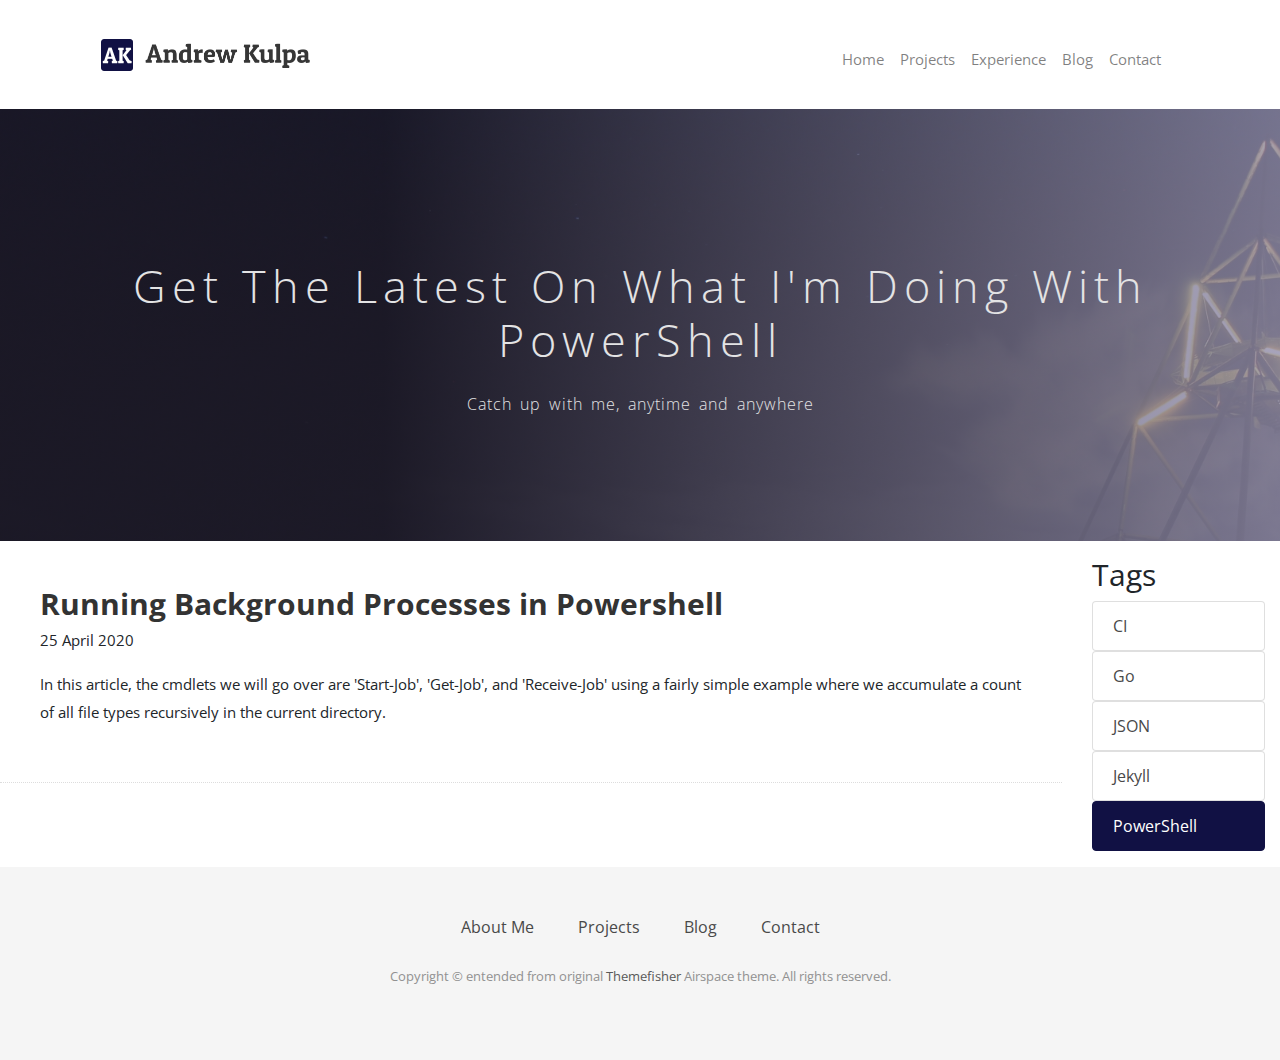
<file: blog/tag/PowerShell/index.html>
<!DOCTYPE html>
<html class="no-js">
  <head>

    <meta charset="utf-8">
<meta http-equiv="X-UA-Compatible" content="IE=edge">
<title>PowerShell Blog Posts | Andrew Kulpa Personal Website</title>
<meta name="msvalidate.01" content="80972D31A62F6BBDA100949B41EA9E91" />
<meta name="description" content="">
<meta name="keywords" content="">
<meta name="viewport" content="width=device-width, initial-scale=1">
<meta name="og:url" content="https://andrew.kulpa.dev/blog/tag/PowerShell/">
<meta name="og:title" content="PowerShell Blog Posts">
<meta name="og:type" content="website">
<meta name="og:image" content="">
<meta name="og:description" content="">

<!-- Place favicon.ico and apple-touch-icon.png in the root directory -->
<link rel="icon" href="/favicon.ico" type="image/x-icon"/>
<link rel="shortcut icon" href="/favicon.ico" type="image/x-icon"/>
<!-- CSS -->
<link rel="stylesheet" href="/css/bootstrap.min.css" />
<link rel="stylesheet" href="/css/font-awesome.min.css" />
<link rel="stylesheet" href="/css/airspace.css" />
<link rel="stylesheet" href="/css/style.css" />
<link rel="stylesheet" href="/css/ionicons.min.css" />
<link rel="stylesheet" href="/css/animate.css" />
<link rel="stylesheet" href="/css/responsive.css" />
<link rel="stylesheet" href="/css/syntax.css" />


<!-- Js -->
<!-- <script src="//ajax.googleapis.com/ajax/libs/jquery/1.10.2/jquery.min.js"></script> -->
<script src="/js/vendor/jquery-1.10.2.min.js"></script>
<script src="/js/bootstrap.min.js"></script>
<script src="/js/plugins.js"></script>
<script src="/js/min/waypoints.min.js"></script>
<script src="/js/jquery.counterup.js"></script>


<script src="/js/main.js"></script>

<!--
/*
 * Airspace
 * Ported to Jekyll by Andrew Lee
 * Extended as a professional portfolio site by Andrew Kulpa
 * https://github.com/ndrewtl/airspace-jekyll
 * Designed and Developed by ThemeFisher
 * https://themefisher.com/
 *
 */
-->


  </head>
  <body>


    <!-- Header Start -->
<header>
<div class="container">
  <div class="row">
    <div class="col-md-12">
      <!-- header Nav Start -->
      <nav class="navbar navbar-expand-lg navbar-light" id="nav-bar">
          <a class="navbar-brand" href="/" id="header-img"><img id="brand-icon" src="/img/logo.png" alt="site brand logo"/></a>
          <button class="navbar-toggler" type="button" data-toggle="collapse" data-target="#navbarSupportedContent" aria-controls="navbarSupportedContent" aria-expanded="false" aria-label="Toggle navigation">
              <span class="navbar-toggler-icon"></span>
          </button>

          <div class="collapse navbar-collapse navbar-default" id="navbarSupportedContent">
              <ul class="navbar-nav mr-sm-3 justify-content-end">
                  <li class="nav-item ">
                      <a class="nav-link" href="/">Home </a>
                  </li>
                  <li class="nav-item ">
                      <a class="nav-link" href="/projects/">Projects</a>
                  </li>
                  <li class="nav-item ">
                    <a class="nav-link" href="/experience/">Experience</a>
                  </li>
                  <li class="nav-item ">
                      <a class="nav-link" href="/blog/">Blog</a>
                  </li>
                  <li class="nav-item ">
                      <a class="nav-link" href="/contact/">Contact</a>
                  </li>
              </ul>
          </div>
        </nav>
      </div>
    </div>
  </div>
</header><!-- header close -->



    <!-- Slider Start -->
<section id="global-header">
  <div class="container">
    <div class="row">
      <div class="col-md-12">
        <div class="block">
          <h1>Get the latest on what I'm doing with PowerShell</h1>
          <p>Catch up with me, anytime and anywhere</p>
        </div>
      </div>
    </div>
  </div>
</section>

<div class="row justify-content-center">
  <div class=" col-lg-10 col-md-9 col-12">
    
    
    
    <div class="post-area">
      <a href="/2020/04/25/running-powershell-background-jobs.html" class="bold">Running Background Processes in Powershell</a>
      <p class="post-date">25 April 2020</p>
      <p>
        In this article, the cmdlets we will go over are 'Start-Job', 'Get-Job', and 'Receive-Job' using a fairly simple example where we accumulate a count of all file types recursively in the current directory.
      </p>
    </div>
    
    
    
    
    
    
    
    
    
    
    
    
    
    
    
  </div>
  <div class="col-lg-2 col-md-3 col-11 mt-3 mb-3">
    <h2>Tags</h2>
    <ul class="list-group col">
      
      
      
      <a href="/blog/tag/CI">
        <li class="list-group-item ">
          CI
          <!-- <span class="badge badge-primary badge-pill">POST COUNT</span> -->
        </li>
        
      </a>
      
      <a href="/blog/tag/Go">
        <li class="list-group-item ">
          Go
          <!-- <span class="badge badge-primary badge-pill">POST COUNT</span> -->
        </li>
        
      </a>
      
      <a href="/blog/tag/JSON">
        <li class="list-group-item ">
          JSON
          <!-- <span class="badge badge-primary badge-pill">POST COUNT</span> -->
        </li>
        
      </a>
      
      <a href="/blog/tag/Jekyll">
        <li class="list-group-item ">
          Jekyll
          <!-- <span class="badge badge-primary badge-pill">POST COUNT</span> -->
        </li>
        
      </a>
      
      <a href="/blog/tag/PowerShell">
        <li class="list-group-item active">
          PowerShell
          <!-- <span class="badge badge-primary badge-pill">POST COUNT</span> -->
        </li>
        
      </a>
      
    </ul>
  </div>
</div>









    <!-- footer Start -->
<footer>
  <div class="container">
    <div class="row">
      <div class="col-md-12">
        <div class="footer-manu">
          <ul>
            <li><a href="/">About Me</a></li>
            <li><a href="/projects/">Projects</a></li>
            <li><a href="/blog/">Blog</a></li>
            <li><a href="/contact/">Contact</a></li>
          </ul>
        </div>
        <p>Copyright &copy; entended from original <a href="http://www.themefisher.com">Themefisher</a> Airspace theme. All rights reserved.</p>
      </div>
    </div>
  </div>
  
    <!-- Global site tag (gtag.js) - Google Analytics -->
    <script async src="https://www.googletagmanager.com/gtag/js?id=UA-135567050-1"></script>
    <script>
      window.dataLayer = window.dataLayer || [];
      function gtag(){dataLayer.push(arguments);}
      gtag('js', new Date());

      gtag('config', 'UA-135567050-1');
    </script>
  
</footer>


    </body>
</html>
</file>
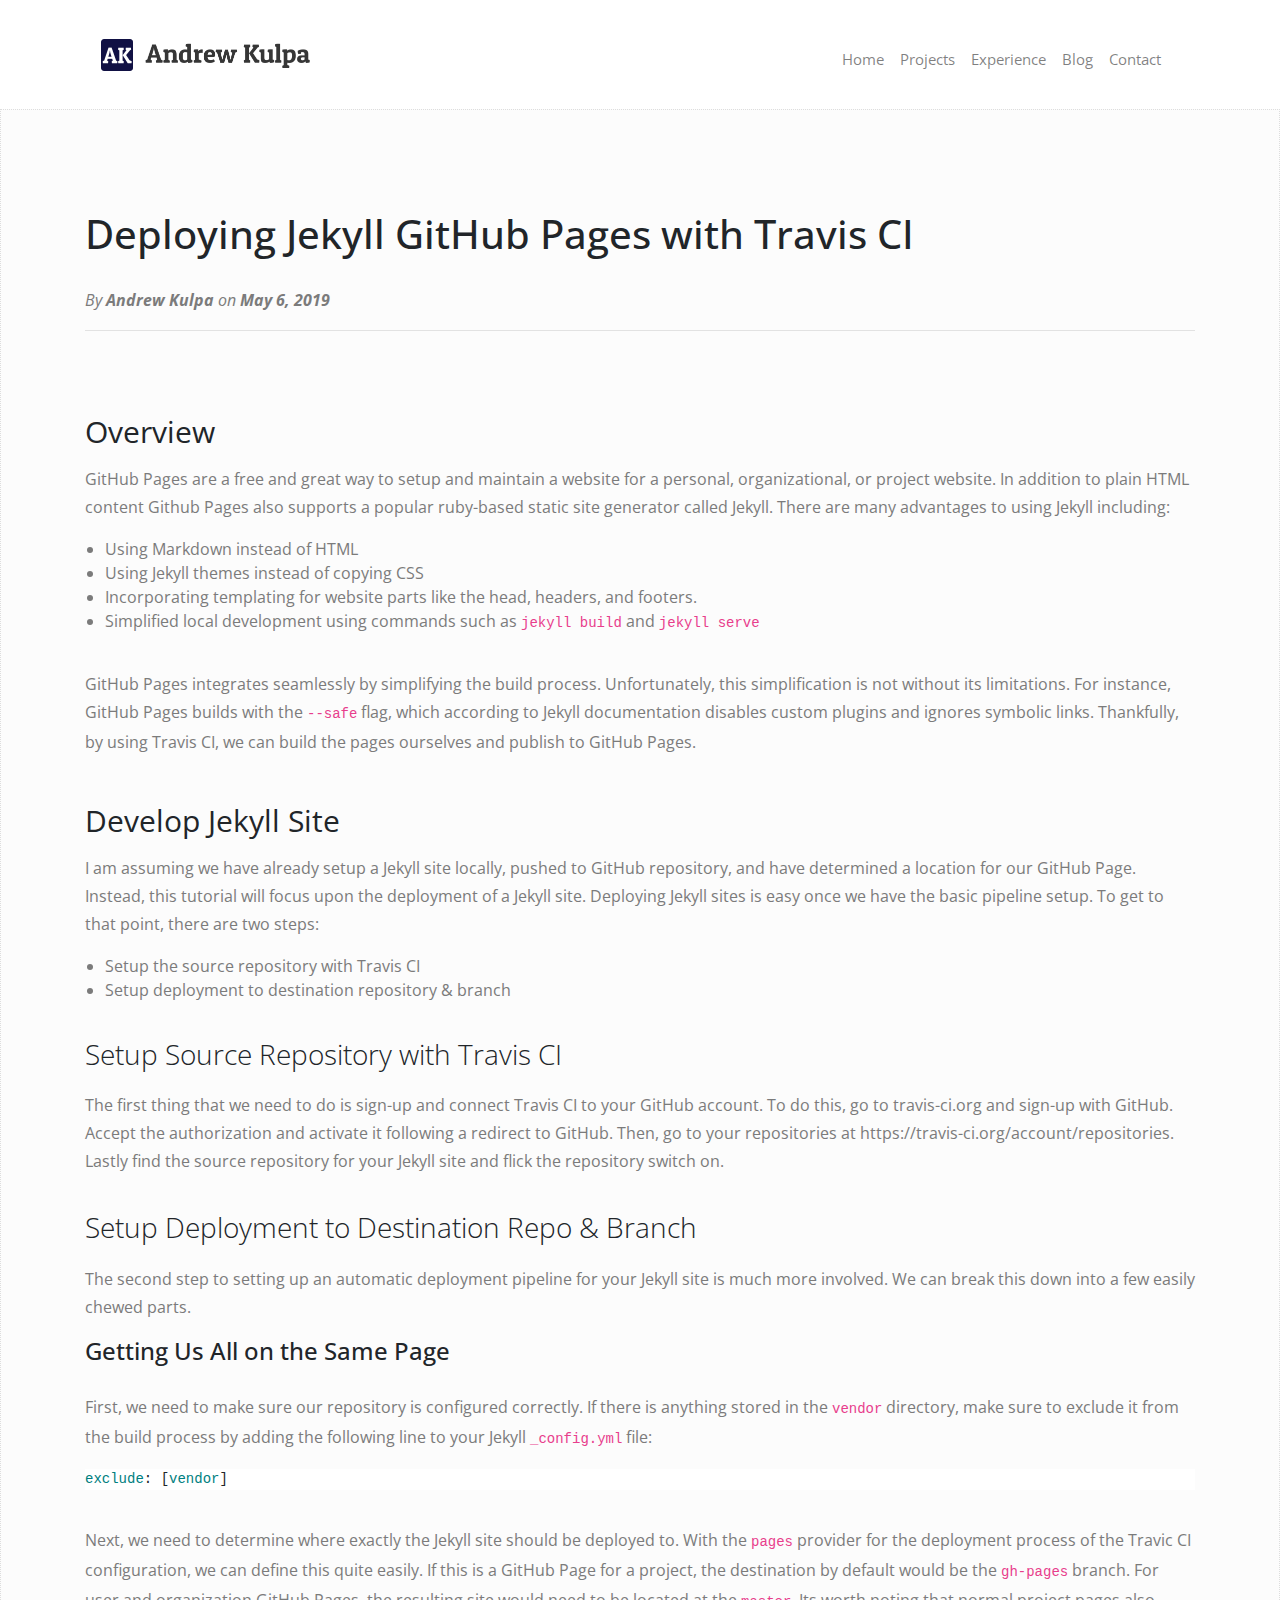
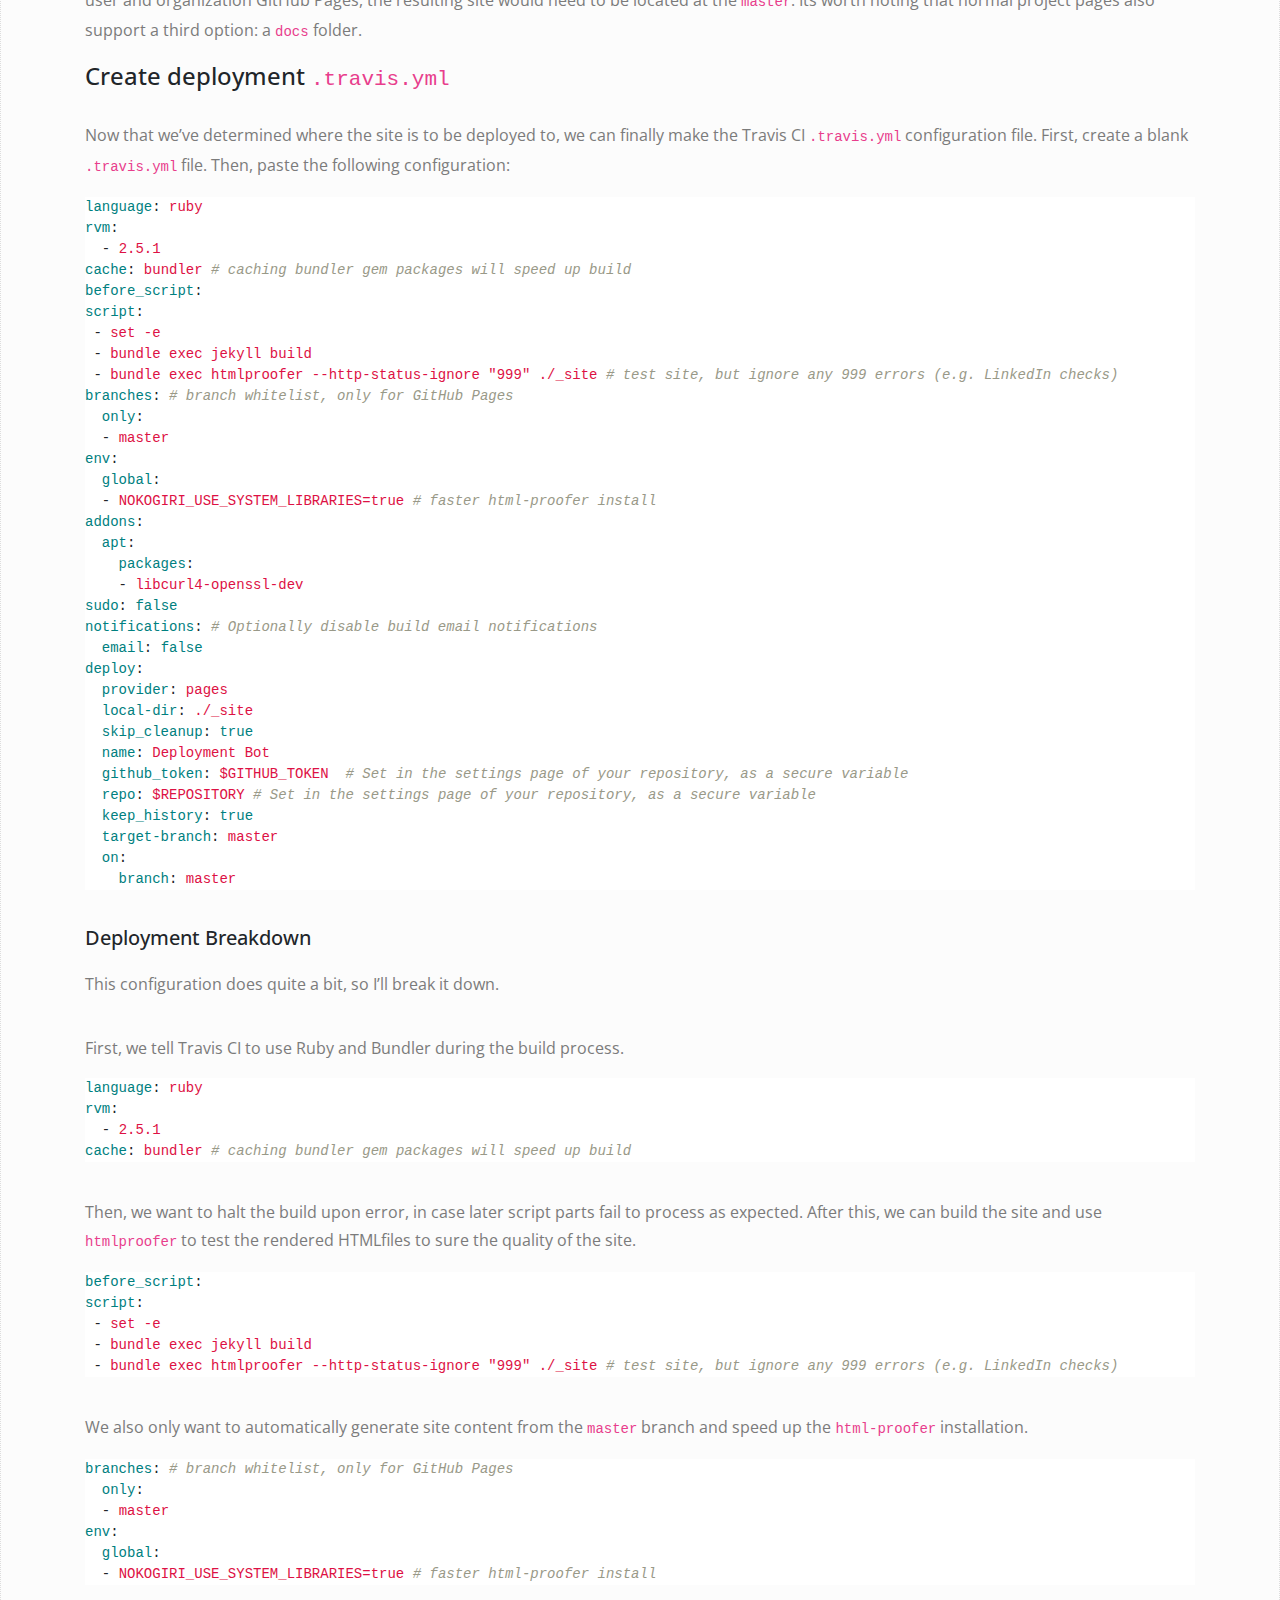
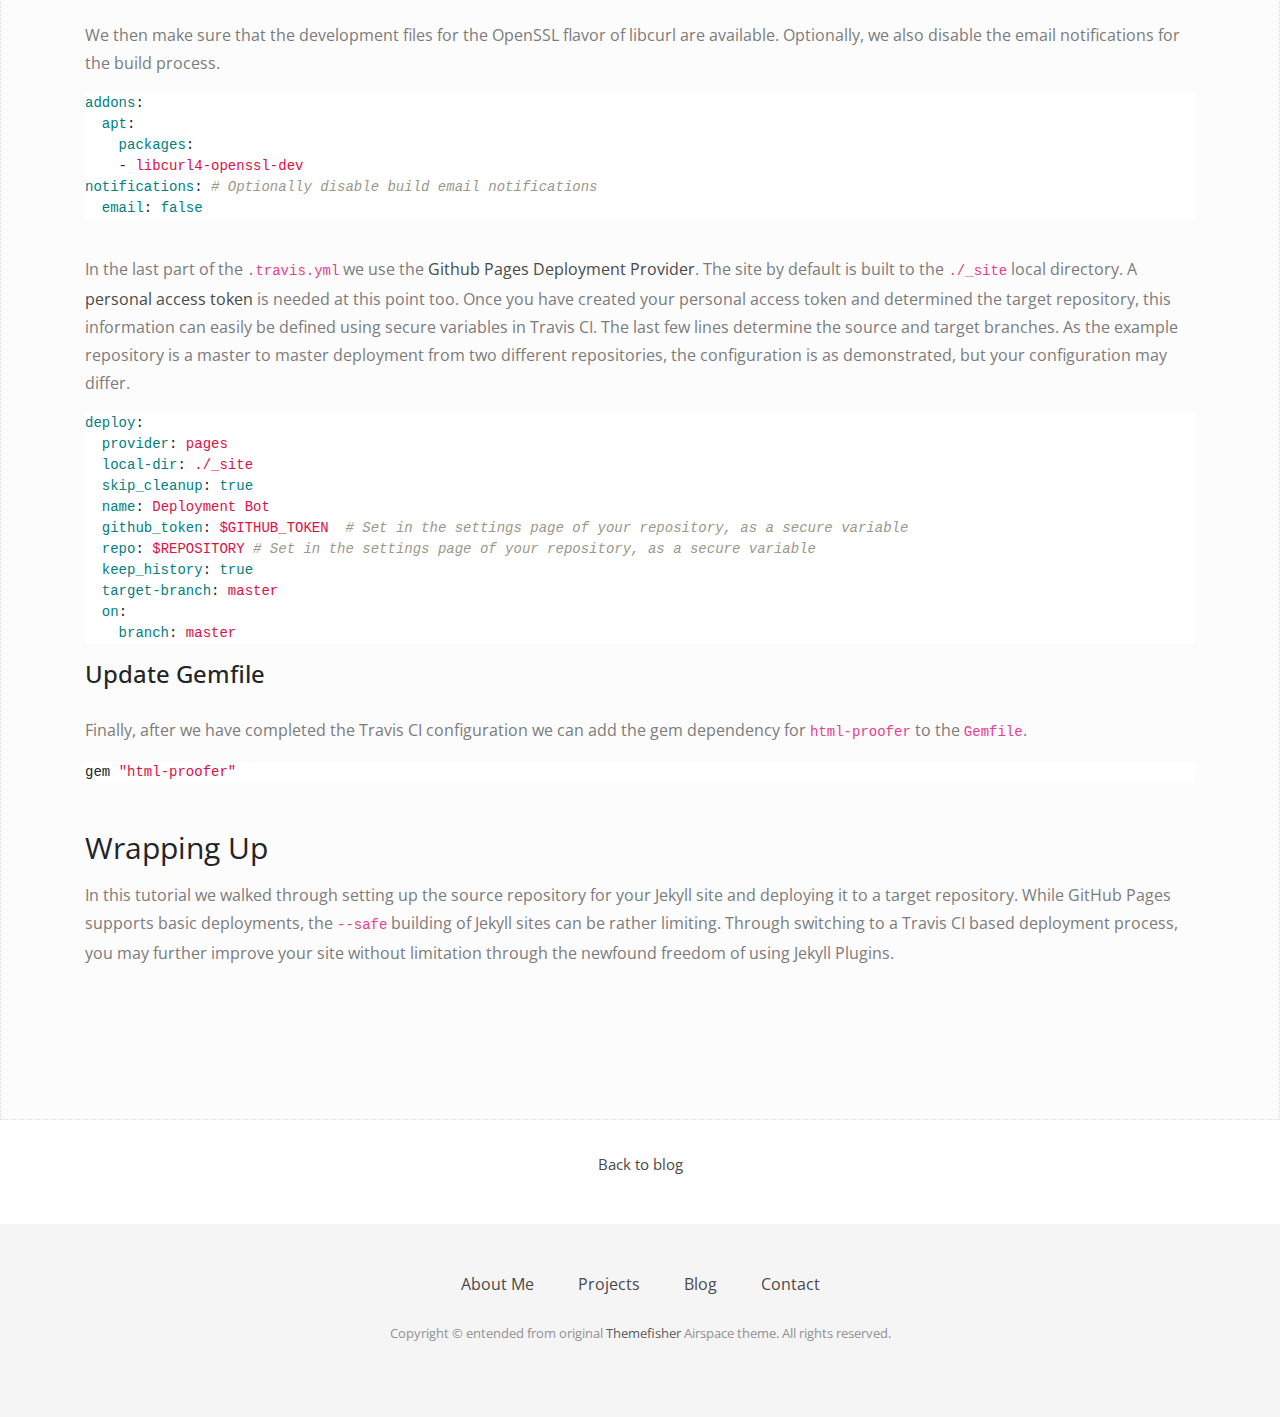
<file: 2019/05/06/jekyll-travis-ci-setup.html>
<!DOCTYPE html>
<html class="no-js">
  <head>

    <meta charset="utf-8">
<meta http-equiv="X-UA-Compatible" content="IE=edge">
<title>Deploying Jekyll GitHub Pages with Travis CI | Andrew Kulpa Personal Website</title>
<meta name="msvalidate.01" content="80972D31A62F6BBDA100949B41EA9E91" />
<meta name="description" content="GitHub Pages are a free and great way to setup and maintain a website for a personal, organizational, or project website. Thankfully, by using Travis CI, we can bui...">
<meta name="keywords" content="">
<meta name="viewport" content="width=device-width, initial-scale=1">
<meta name="og:url" content="https://andrew.kulpa.dev/2019/05/06/jekyll-travis-ci-setup.html">
<meta name="og:title" content="Deploying Jekyll GitHub Pages with Travis CI">
<meta name="og:type" content="article">
<meta name="og:image" content="">
<meta name="og:description" content="GitHub Pages are a free and great way to setup and maintain a website for a personal, organizational, or project website. Thankfully, by using Travis CI, we can bui...">

<!-- Place favicon.ico and apple-touch-icon.png in the root directory -->
<link rel="icon" href="/favicon.ico" type="image/x-icon"/>
<link rel="shortcut icon" href="/favicon.ico" type="image/x-icon"/>
<!-- CSS -->
<link rel="stylesheet" href="/css/bootstrap.min.css" />
<link rel="stylesheet" href="/css/font-awesome.min.css" />
<link rel="stylesheet" href="/css/airspace.css" />
<link rel="stylesheet" href="/css/style.css" />
<link rel="stylesheet" href="/css/ionicons.min.css" />
<link rel="stylesheet" href="/css/animate.css" />
<link rel="stylesheet" href="/css/responsive.css" />
<link rel="stylesheet" href="/css/syntax.css" />


<!-- Js -->
<!-- <script src="//ajax.googleapis.com/ajax/libs/jquery/1.10.2/jquery.min.js"></script> -->
<script src="/js/vendor/jquery-1.10.2.min.js"></script>
<script src="/js/bootstrap.min.js"></script>
<script src="/js/plugins.js"></script>
<script src="/js/min/waypoints.min.js"></script>
<script src="/js/jquery.counterup.js"></script>


<script src="/js/main.js"></script>

<!--
/*
 * Airspace
 * Ported to Jekyll by Andrew Lee
 * Extended as a professional portfolio site by Andrew Kulpa
 * https://github.com/ndrewtl/airspace-jekyll
 * Designed and Developed by ThemeFisher
 * https://themefisher.com/
 *
 */
-->


  </head>
  <body>


    <!-- Header Start -->
<header>
<div class="container">
  <div class="row">
    <div class="col-md-12">
      <!-- header Nav Start -->
      <nav class="navbar navbar-expand-lg navbar-light" id="nav-bar">
          <a class="navbar-brand" href="/" id="header-img"><img id="brand-icon" src="/img/logo.png" alt="site brand logo"/></a>
          <button class="navbar-toggler" type="button" data-toggle="collapse" data-target="#navbarSupportedContent" aria-controls="navbarSupportedContent" aria-expanded="false" aria-label="Toggle navigation">
              <span class="navbar-toggler-icon"></span>
          </button>

          <div class="collapse navbar-collapse navbar-default" id="navbarSupportedContent">
              <ul class="navbar-nav mr-sm-3 justify-content-end">
                  <li class="nav-item ">
                      <a class="nav-link" href="/">Home </a>
                  </li>
                  <li class="nav-item ">
                      <a class="nav-link" href="/projects/">Projects</a>
                  </li>
                  <li class="nav-item ">
                    <a class="nav-link" href="/experience/">Experience</a>
                  </li>
                  <li class="nav-item ">
                      <a class="nav-link" href="/blog/">Blog</a>
                  </li>
                  <li class="nav-item ">
                      <a class="nav-link" href="/contact/">Contact</a>
                  </li>
              </ul>
          </div>
        </nav>
      </div>
    </div>
  </div>
</header><!-- header close -->



    <div class="post">
  <!-- Wrapper Start -->
  <section id="intro" style="border: 1px dotted #ddd;">
    <div class="container">
      <div class="row">
        <div class="col-12">
          <div class="block">
            <h1>Deploying Jekyll GitHub Pages with Travis CI</h1>
            <div class="post-info-wrapper">
              <p class="italic">
                By <span class="bold">Andrew Kulpa</span> on <span class="bold">May 6, 2019</span>
                
              </p>
              
            </div>
            <hr />
            <p><h2 id="overview">Overview</h2>

<p>GitHub Pages are a free and great way to setup and maintain a website for a personal, organizational, or project website. In addition to plain HTML content Github Pages also supports a popular ruby-based static site generator called Jekyll. There are many advantages to using Jekyll including:</p>
<ul>
  <li>Using Markdown instead of HTML</li>
  <li>Using Jekyll themes instead of copying CSS</li>
  <li>Incorporating templating for website parts like the head, headers, and footers.</li>
  <li>Simplified local development using commands such as <code class="highlighter-rouge">jekyll build</code> and <code class="highlighter-rouge">jekyll serve</code></li>
</ul>

<p>GitHub Pages integrates seamlessly by simplifying the build process. Unfortunately, this simplification is not without its limitations. For instance, GitHub Pages builds with the <code class="highlighter-rouge">--safe</code> flag, which according to Jekyll documentation disables custom plugins and ignores symbolic links. Thankfully, by using Travis CI, we can build the pages ourselves and publish to GitHub Pages.</p>

<h2 id="develop-jekyll-site">Develop Jekyll Site</h2>

<p>I am assuming we have already setup a Jekyll site locally, pushed to GitHub repository, and have determined a location for our GitHub Page. Instead, this tutorial will focus upon the deployment of a Jekyll site. Deploying Jekyll sites is easy once we have the basic pipeline setup. To get to that point, there are two steps:</p>
<ul>
  <li>Setup the source repository with Travis CI</li>
  <li>Setup deployment to destination repository &amp; branch</li>
</ul>

<h3 id="setup-source-repository-with-travis-ci">Setup Source Repository with Travis CI</h3>

<p>The first thing that we need to do is sign-up and connect Travis CI to your GitHub account. To do this, go to travis-ci.org and sign-up with GitHub. Accept the authorization and activate it following a redirect to GitHub. Then, go to your repositories at https://travis-ci.org/account/repositories. Lastly find the source repository for your Jekyll site and flick the repository switch on.</p>

<h3 id="setup-deployment-to-destination-repo--branch">Setup Deployment to Destination Repo &amp; Branch</h3>

<p>The second step to setting up an automatic deployment pipeline for your Jekyll site is much more involved. We can break this down into a few easily chewed parts.</p>

<h4 id="getting-us-all-on-the-same-page">Getting Us All on the Same Page</h4>

<p>First, we need to make sure our repository is configured correctly. If there is anything stored in the <code class="highlighter-rouge">vendor</code> directory, make sure to exclude it from the build process by adding the following line to your Jekyll <code class="highlighter-rouge">_config.yml</code> file:</p>

<div class="language-yaml highlighter-rouge"><div class="highlight"><pre class="highlight"><code><span class="na">exclude</span><span class="pi">:</span> <span class="pi">[</span><span class="nv">vendor</span><span class="pi">]</span>
</code></pre></div></div>

<p>Next, we need to determine where exactly the Jekyll site should be deployed to. With the <code class="highlighter-rouge">pages</code> provider for the deployment process of the Travic CI configuration, we can define this quite easily. If this is a GitHub Page for a project, the destination by default would be the <code class="highlighter-rouge">gh-pages</code> branch. For user and organization GitHub Pages, the resulting site would need to be located at the <code class="highlighter-rouge">master</code>. Its worth noting that normal project pages also support a third option: a <code class="highlighter-rouge">docs</code> folder.</p>

<h4 id="create-deployment-travisyml">Create deployment <code class="highlighter-rouge">.travis.yml</code></h4>

<p>Now that we’ve determined where the site is to be deployed to, we can finally make the Travis CI <code class="highlighter-rouge">.travis.yml</code> configuration file. First, create a blank <code class="highlighter-rouge">.travis.yml</code> file. Then, paste the following configuration:</p>

<div class="language-yaml highlighter-rouge"><div class="highlight"><pre class="highlight"><code><span class="na">language</span><span class="pi">:</span> <span class="s">ruby</span>
<span class="na">rvm</span><span class="pi">:</span>
  <span class="pi">-</span> <span class="s">2.5.1</span>
<span class="na">cache</span><span class="pi">:</span> <span class="s">bundler</span> <span class="c1"># caching bundler gem packages will speed up build</span>
<span class="na">before_script</span><span class="pi">:</span>
<span class="na">script</span><span class="pi">:</span> 
 <span class="pi">-</span> <span class="s">set -e</span>
 <span class="pi">-</span> <span class="s">bundle exec jekyll build</span>
 <span class="pi">-</span> <span class="s">bundle exec htmlproofer --http-status-ignore "999" ./_site</span> <span class="c1"># test site, but ignore any 999 errors (e.g. LinkedIn checks)</span>
<span class="na">branches</span><span class="pi">:</span> <span class="c1"># branch whitelist, only for GitHub Pages</span>
  <span class="na">only</span><span class="pi">:</span>
  <span class="pi">-</span> <span class="s">master</span>
<span class="na">env</span><span class="pi">:</span>
  <span class="na">global</span><span class="pi">:</span>
  <span class="pi">-</span> <span class="s">NOKOGIRI_USE_SYSTEM_LIBRARIES=true</span> <span class="c1"># faster html-proofer install</span>
<span class="na">addons</span><span class="pi">:</span>
  <span class="na">apt</span><span class="pi">:</span>
    <span class="na">packages</span><span class="pi">:</span>
    <span class="pi">-</span> <span class="s">libcurl4-openssl-dev</span>
<span class="na">sudo</span><span class="pi">:</span> <span class="no">false</span> 
<span class="na">notifications</span><span class="pi">:</span> <span class="c1"># Optionally disable build email notifications </span>
  <span class="na">email</span><span class="pi">:</span> <span class="no">false</span>
<span class="na">deploy</span><span class="pi">:</span>
  <span class="na">provider</span><span class="pi">:</span> <span class="s">pages</span>
  <span class="na">local-dir</span><span class="pi">:</span> <span class="s">./_site</span>
  <span class="na">skip_cleanup</span><span class="pi">:</span> <span class="no">true</span>
  <span class="na">name</span><span class="pi">:</span> <span class="s">Deployment Bot</span>
  <span class="na">github_token</span><span class="pi">:</span> <span class="s">$GITHUB_TOKEN</span>  <span class="c1"># Set in the settings page of your repository, as a secure variable</span>
  <span class="na">repo</span><span class="pi">:</span> <span class="s">$REPOSITORY</span> <span class="c1"># Set in the settings page of your repository, as a secure variable</span>
  <span class="na">keep_history</span><span class="pi">:</span> <span class="no">true</span>
  <span class="na">target-branch</span><span class="pi">:</span> <span class="s">master</span>
  <span class="na">on</span><span class="pi">:</span>
    <span class="na">branch</span><span class="pi">:</span> <span class="s">master</span>
</code></pre></div></div>

<h5 id="deployment-breakdown">Deployment Breakdown</h5>

<p>This configuration does quite a bit, so I’ll break it down.</p>

<p>First, we tell Travis CI to use Ruby and Bundler during the build process.</p>
<div class="language-yaml highlighter-rouge"><div class="highlight"><pre class="highlight"><code><span class="na">language</span><span class="pi">:</span> <span class="s">ruby</span>
<span class="na">rvm</span><span class="pi">:</span>
  <span class="pi">-</span> <span class="s">2.5.1</span>
<span class="na">cache</span><span class="pi">:</span> <span class="s">bundler</span> <span class="c1"># caching bundler gem packages will speed up build</span>
</code></pre></div></div>

<p>Then, we want to halt the build upon error, in case later script parts fail to process as expected. After this, we can build the site and use <code class="highlighter-rouge">htmlproofer</code> to test the rendered HTMLfiles to sure the quality of the site.</p>
<div class="language-yaml highlighter-rouge"><div class="highlight"><pre class="highlight"><code><span class="na">before_script</span><span class="pi">:</span>
<span class="na">script</span><span class="pi">:</span> 
 <span class="pi">-</span> <span class="s">set -e</span>
 <span class="pi">-</span> <span class="s">bundle exec jekyll build</span>
 <span class="pi">-</span> <span class="s">bundle exec htmlproofer --http-status-ignore "999" ./_site</span> <span class="c1"># test site, but ignore any 999 errors (e.g. LinkedIn checks)</span>
</code></pre></div></div>

<p>We also only want to automatically generate site content from the <code class="highlighter-rouge">master</code> branch and speed up the <code class="highlighter-rouge">html-proofer</code> installation.</p>
<div class="language-yaml highlighter-rouge"><div class="highlight"><pre class="highlight"><code><span class="na">branches</span><span class="pi">:</span> <span class="c1"># branch whitelist, only for GitHub Pages</span>
  <span class="na">only</span><span class="pi">:</span>
  <span class="pi">-</span> <span class="s">master</span>
<span class="na">env</span><span class="pi">:</span>
  <span class="na">global</span><span class="pi">:</span>
  <span class="pi">-</span> <span class="s">NOKOGIRI_USE_SYSTEM_LIBRARIES=true</span> <span class="c1"># faster html-proofer install</span>
</code></pre></div></div>

<p>We then make sure that the development files for the OpenSSL flavor of libcurl are available. Optionally, we also disable the email notifications for the build process.</p>
<div class="language-yaml highlighter-rouge"><div class="highlight"><pre class="highlight"><code><span class="na">addons</span><span class="pi">:</span>
  <span class="na">apt</span><span class="pi">:</span>
    <span class="na">packages</span><span class="pi">:</span>
    <span class="pi">-</span> <span class="s">libcurl4-openssl-dev</span>
<span class="na">notifications</span><span class="pi">:</span> <span class="c1"># Optionally disable build email notifications </span>
  <span class="na">email</span><span class="pi">:</span> <span class="no">false</span>
</code></pre></div></div>

<p>In the last part of the <code class="highlighter-rouge">.travis.yml</code> we use the <a href="https://docs.travis-ci.com/user/deployment/pages/">Github Pages Deployment Provider</a>. The site by default is built to the <code class="highlighter-rouge">./_site</code> local directory. A <a href="https://help.github.com/en/articles/creating-a-personal-access-token-for-the-command-line">personal access token</a> is needed at this point too. Once you have created your personal access token and determined the target repository, this information can easily be defined using secure variables in Travis CI. The last few lines determine the source and target branches. As the example repository is a master to master deployment from two different repositories, the configuration is as demonstrated, but your configuration may differ.</p>
<div class="language-yaml highlighter-rouge"><div class="highlight"><pre class="highlight"><code><span class="na">deploy</span><span class="pi">:</span>
  <span class="na">provider</span><span class="pi">:</span> <span class="s">pages</span>
  <span class="na">local-dir</span><span class="pi">:</span> <span class="s">./_site</span>
  <span class="na">skip_cleanup</span><span class="pi">:</span> <span class="no">true</span>
  <span class="na">name</span><span class="pi">:</span> <span class="s">Deployment Bot</span>
  <span class="na">github_token</span><span class="pi">:</span> <span class="s">$GITHUB_TOKEN</span>  <span class="c1"># Set in the settings page of your repository, as a secure variable</span>
  <span class="na">repo</span><span class="pi">:</span> <span class="s">$REPOSITORY</span> <span class="c1"># Set in the settings page of your repository, as a secure variable</span>
  <span class="na">keep_history</span><span class="pi">:</span> <span class="no">true</span>
  <span class="na">target-branch</span><span class="pi">:</span> <span class="s">master</span>
  <span class="na">on</span><span class="pi">:</span>
    <span class="na">branch</span><span class="pi">:</span> <span class="s">master</span>
</code></pre></div></div>

<h4 id="update-gemfile">Update Gemfile</h4>

<p>Finally, after we have completed the Travis CI configuration we can add the gem dependency for <code class="highlighter-rouge">html-proofer</code> to the <code class="highlighter-rouge">Gemfile</code>.</p>

<div class="language-ruby highlighter-rouge"><div class="highlight"><pre class="highlight"><code><span class="n">gem</span> <span class="s2">"html-proofer"</span>
</code></pre></div></div>

<h2 id="wrapping-up">Wrapping Up</h2>

<p>In this tutorial we walked through setting up the source repository for your Jekyll site and deploying it to a target repository. While GitHub Pages supports basic deployments, the <code class="highlighter-rouge">--safe</code> building of Jekyll sites can be rather limiting. Through switching to a Travis CI based deployment process, you may further improve your site without limitation through the newfound freedom of using Jekyll Plugins.</p>
</p>
          </div>
        </div><!-- .col-md-7 close -->
      </div>
    </div>
  </section>
</div>
<p class="center-text" style="padding: 30px;">
  <a href="/blog">Back to blog</a>
</p>











    <!-- footer Start -->
<footer>
  <div class="container">
    <div class="row">
      <div class="col-md-12">
        <div class="footer-manu">
          <ul>
            <li><a href="/">About Me</a></li>
            <li><a href="/projects/">Projects</a></li>
            <li><a href="/blog/">Blog</a></li>
            <li><a href="/contact/">Contact</a></li>
          </ul>
        </div>
        <p>Copyright &copy; entended from original <a href="http://www.themefisher.com">Themefisher</a> Airspace theme. All rights reserved.</p>
      </div>
    </div>
  </div>
  
    <!-- Global site tag (gtag.js) - Google Analytics -->
    <script async src="https://www.googletagmanager.com/gtag/js?id=UA-135567050-1"></script>
    <script>
      window.dataLayer = window.dataLayer || [];
      function gtag(){dataLayer.push(arguments);}
      gtag('js', new Date());

      gtag('config', 'UA-135567050-1');
    </script>
  
</footer>


    </body>
</html>
</file>
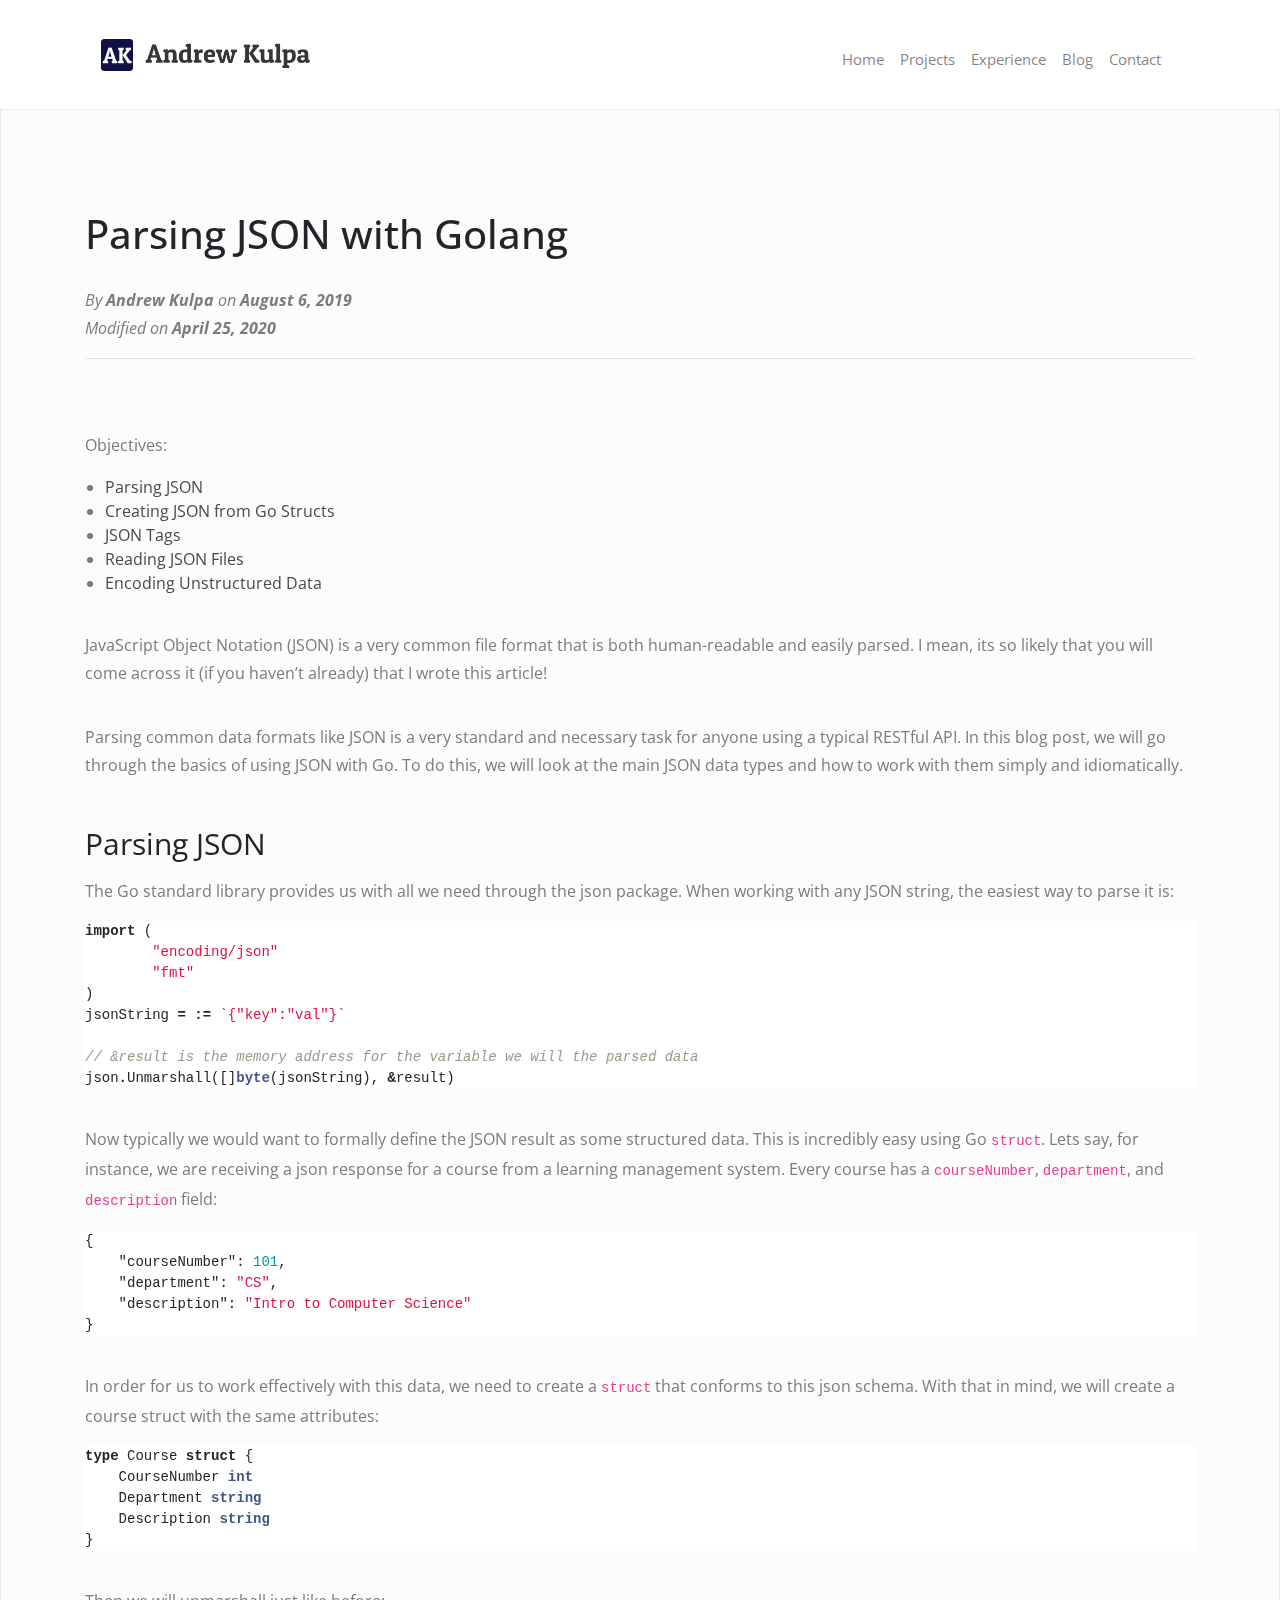
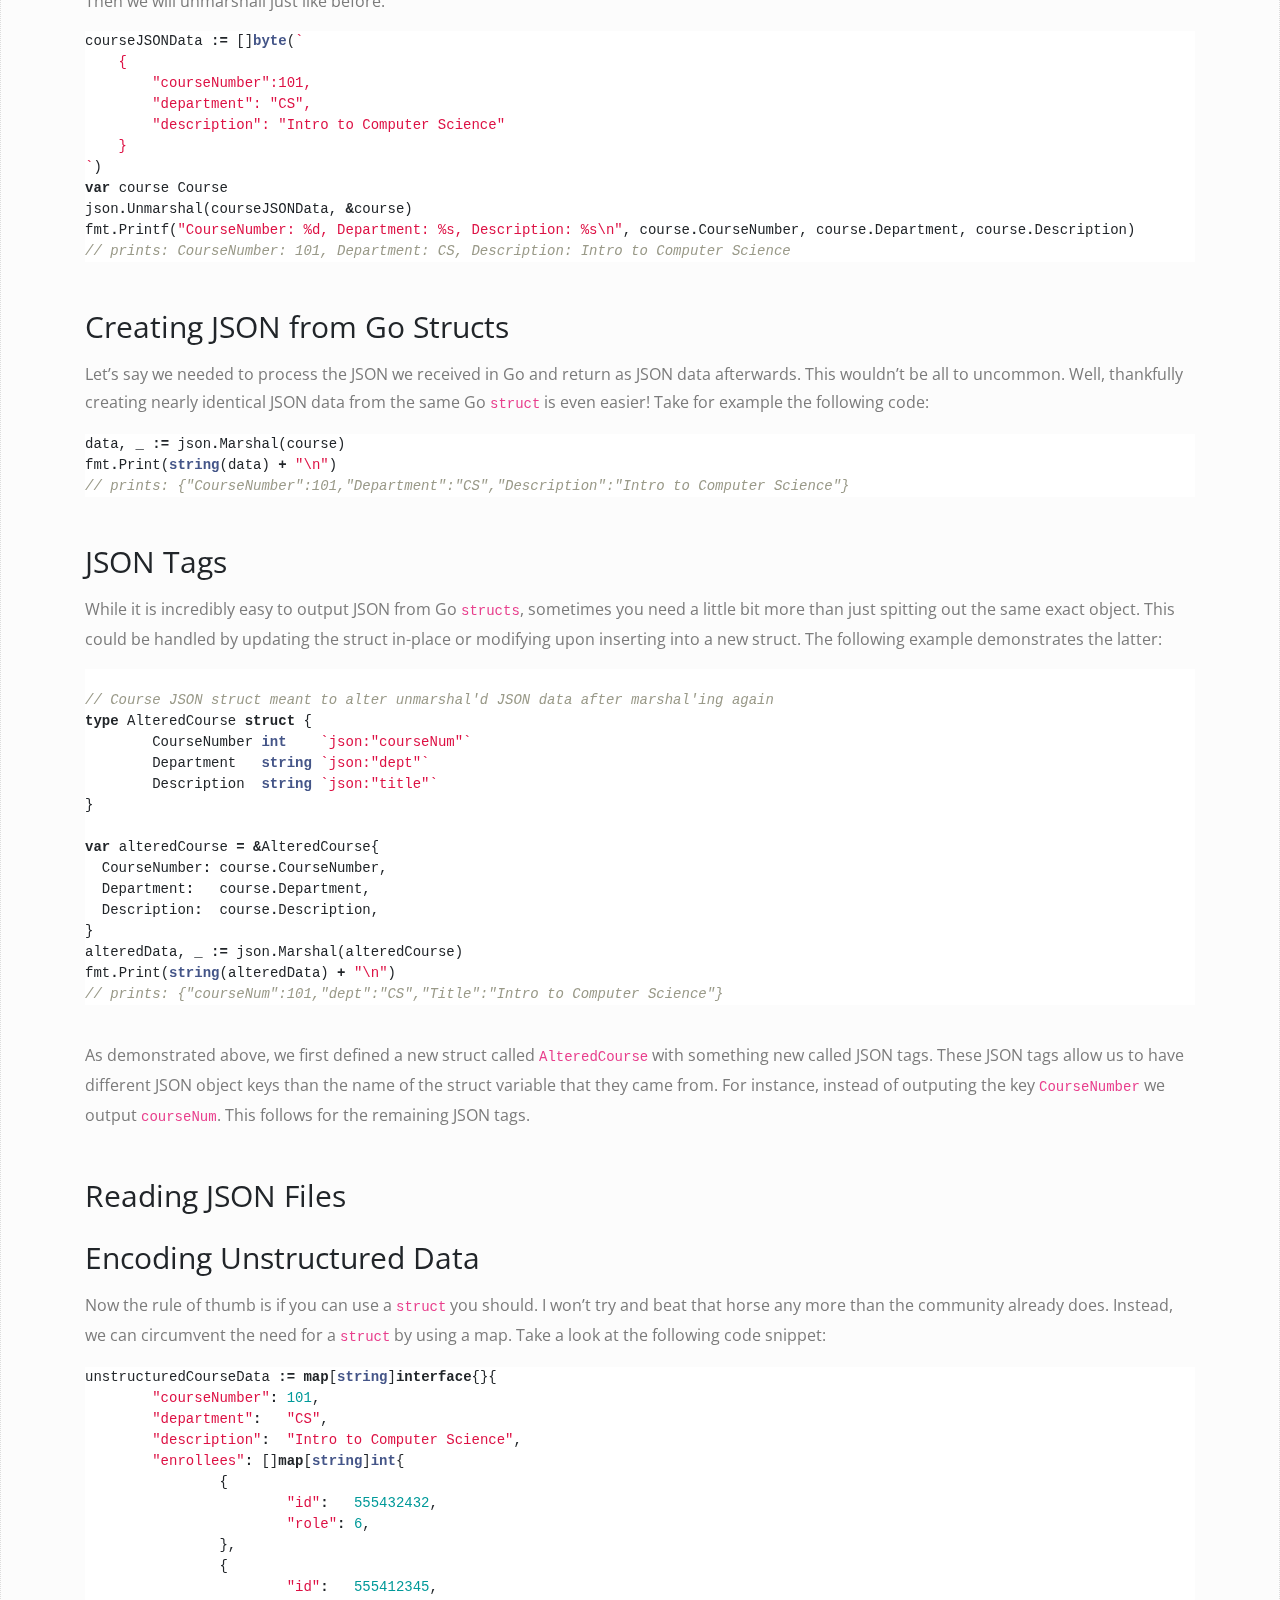
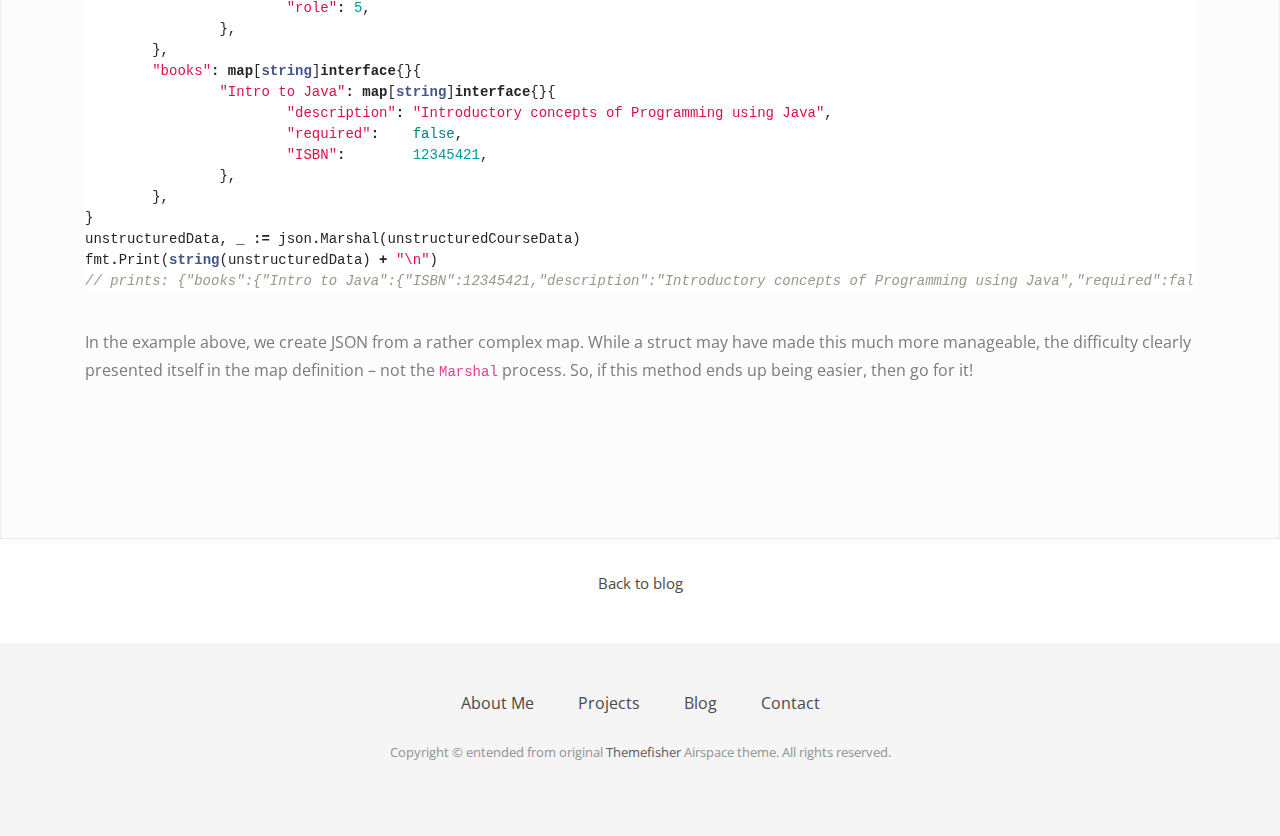
<file: 2019/08/06/parsing-json-with-golang.html>
<!DOCTYPE html>
<html class="no-js">
  <head>

    <meta charset="utf-8">
<meta http-equiv="X-UA-Compatible" content="IE=edge">
<title>Parsing JSON with Golang | Andrew Kulpa Personal Website</title>
<meta name="msvalidate.01" content="80972D31A62F6BBDA100949B41EA9E91" />
<meta name="description" content="Parsing common data formats like JSON is a very common and necessary task for anyone using a typical RESTful API. In this blog post, we will go through the basics o...">
<meta name="keywords" content="">
<meta name="viewport" content="width=device-width, initial-scale=1">
<meta name="og:url" content="https://andrew.kulpa.dev/2019/08/06/parsing-json-with-golang.html">
<meta name="og:title" content="Parsing JSON with Golang">
<meta name="og:type" content="article">
<meta name="og:image" content="">
<meta name="og:description" content="Parsing common data formats like JSON is a very common and necessary task for anyone using a typical RESTful API. In this blog post, we will go through the basics o...">

<!-- Place favicon.ico and apple-touch-icon.png in the root directory -->
<link rel="icon" href="/favicon.ico" type="image/x-icon"/>
<link rel="shortcut icon" href="/favicon.ico" type="image/x-icon"/>
<!-- CSS -->
<link rel="stylesheet" href="/css/bootstrap.min.css" />
<link rel="stylesheet" href="/css/font-awesome.min.css" />
<link rel="stylesheet" href="/css/airspace.css" />
<link rel="stylesheet" href="/css/style.css" />
<link rel="stylesheet" href="/css/ionicons.min.css" />
<link rel="stylesheet" href="/css/animate.css" />
<link rel="stylesheet" href="/css/responsive.css" />
<link rel="stylesheet" href="/css/syntax.css" />


<!-- Js -->
<!-- <script src="//ajax.googleapis.com/ajax/libs/jquery/1.10.2/jquery.min.js"></script> -->
<script src="/js/vendor/jquery-1.10.2.min.js"></script>
<script src="/js/bootstrap.min.js"></script>
<script src="/js/plugins.js"></script>
<script src="/js/min/waypoints.min.js"></script>
<script src="/js/jquery.counterup.js"></script>


<script src="/js/main.js"></script>

<!--
/*
 * Airspace
 * Ported to Jekyll by Andrew Lee
 * Extended as a professional portfolio site by Andrew Kulpa
 * https://github.com/ndrewtl/airspace-jekyll
 * Designed and Developed by ThemeFisher
 * https://themefisher.com/
 *
 */
-->


  </head>
  <body>


    <!-- Header Start -->
<header>
<div class="container">
  <div class="row">
    <div class="col-md-12">
      <!-- header Nav Start -->
      <nav class="navbar navbar-expand-lg navbar-light" id="nav-bar">
          <a class="navbar-brand" href="/" id="header-img"><img id="brand-icon" src="/img/logo.png" alt="site brand logo"/></a>
          <button class="navbar-toggler" type="button" data-toggle="collapse" data-target="#navbarSupportedContent" aria-controls="navbarSupportedContent" aria-expanded="false" aria-label="Toggle navigation">
              <span class="navbar-toggler-icon"></span>
          </button>

          <div class="collapse navbar-collapse navbar-default" id="navbarSupportedContent">
              <ul class="navbar-nav mr-sm-3 justify-content-end">
                  <li class="nav-item ">
                      <a class="nav-link" href="/">Home </a>
                  </li>
                  <li class="nav-item ">
                      <a class="nav-link" href="/projects/">Projects</a>
                  </li>
                  <li class="nav-item ">
                    <a class="nav-link" href="/experience/">Experience</a>
                  </li>
                  <li class="nav-item ">
                      <a class="nav-link" href="/blog/">Blog</a>
                  </li>
                  <li class="nav-item ">
                      <a class="nav-link" href="/contact/">Contact</a>
                  </li>
              </ul>
          </div>
        </nav>
      </div>
    </div>
  </div>
</header><!-- header close -->



    <div class="post">
  <!-- Wrapper Start -->
  <section id="intro" style="border: 1px dotted #ddd;">
    <div class="container">
      <div class="row">
        <div class="col-12">
          <div class="block">
            <h1>Parsing JSON with Golang</h1>
            <div class="post-info-wrapper">
              <p class="italic">
                By <span class="bold">Andrew Kulpa</span> on <span class="bold">August 6, 2019</span>
                
                <br>
                Modified on <span class="bold">April 25, 2020</span>
                
              </p>
              
            </div>
            <hr />
            <p><p>Objectives:</p>
<ul>
  <li><a href="#parsing-json">Parsing JSON</a></li>
  <li><a href="#creating-json-from-go-structs">Creating JSON from Go Structs</a></li>
  <li><a href="#json-tags">JSON Tags</a></li>
  <li><a href="#reading-json-files">Reading JSON Files</a></li>
  <li><a href="#encoding-unstructured-data">Encoding Unstructured Data</a></li>
</ul>

<p>JavaScript Object Notation (JSON) is a very common file format that is both human-readable and easily parsed. I mean, its so likely that you will come across it (if you haven’t already) that I wrote this article!</p>

<p>Parsing common data formats like JSON is a very standard and necessary task for anyone using a typical RESTful API. In this blog post, we will go through the basics of using JSON with Go. To do this, we will look at the main JSON data types and how to work with them simply and idiomatically.</p>

<h2 id="parsing-json">Parsing JSON</h2>

<p>The Go standard library provides us with all we need through the json package. When working with any JSON string, the easiest way to parse it is:</p>

<div class="language-go highlighter-rouge"><div class="highlight"><pre class="highlight"><code><span class="k">import</span> <span class="p">(</span>
	<span class="s">"encoding/json"</span>
	<span class="s">"fmt"</span>
<span class="p">)</span>
<span class="n">jsonString</span> <span class="o">=</span> <span class="o">:=</span> <span class="s">`{"key":"val"}`</span>

<span class="c">// &amp;result is the memory address for the variable we will the parsed data</span>
<span class="n">json</span><span class="o">.</span><span class="n">Unmarshall</span><span class="p">([]</span><span class="kt">byte</span><span class="p">(</span><span class="n">jsonString</span><span class="p">),</span> <span class="o">&amp;</span><span class="n">result</span><span class="p">)</span>
</code></pre></div></div>

<p>Now typically we would want to formally define the JSON result as some structured data. This is incredibly easy using Go <code class="highlighter-rouge">struct</code>. Lets say, for instance, we are receiving a json response for a course from a learning management system. Every course has a <code class="highlighter-rouge">courseNumber</code>, <code class="highlighter-rouge">department</code>, and <code class="highlighter-rouge">description</code> field:</p>

<div class="language-json highlighter-rouge"><div class="highlight"><pre class="highlight"><code><span class="p">{</span><span class="w">
    </span><span class="nl">"courseNumber"</span><span class="p">:</span><span class="w"> </span><span class="mi">101</span><span class="p">,</span><span class="w">
    </span><span class="nl">"department"</span><span class="p">:</span><span class="w"> </span><span class="s2">"CS"</span><span class="p">,</span><span class="w">
    </span><span class="nl">"description"</span><span class="p">:</span><span class="w"> </span><span class="s2">"Intro to Computer Science"</span><span class="w">
</span><span class="p">}</span><span class="w">
</span></code></pre></div></div>

<p>In order for us to work effectively with this data, we need to create a <code class="highlighter-rouge">struct</code> that conforms to this json schema. With that in mind, we will create a course struct with the same attributes:</p>
<div class="language-go highlighter-rouge"><div class="highlight"><pre class="highlight"><code><span class="k">type</span> <span class="n">Course</span> <span class="k">struct</span> <span class="p">{</span>
    <span class="n">CourseNumber</span> <span class="kt">int</span>
    <span class="n">Department</span> <span class="kt">string</span>
    <span class="n">Description</span> <span class="kt">string</span>
<span class="p">}</span>
</code></pre></div></div>

<p>Then we will unmarshall just like before:</p>
<div class="language-go highlighter-rouge"><div class="highlight"><pre class="highlight"><code><span class="n">courseJSONData</span> <span class="o">:=</span> <span class="p">[]</span><span class="kt">byte</span><span class="p">(</span><span class="s">`
    {
        "courseNumber":101,
        "department": "CS",
        "description": "Intro to Computer Science"
    }
`</span><span class="p">)</span>
<span class="k">var</span> <span class="n">course</span> <span class="n">Course</span>
<span class="n">json</span><span class="o">.</span><span class="n">Unmarshal</span><span class="p">(</span><span class="n">courseJSONData</span><span class="p">,</span> <span class="o">&amp;</span><span class="n">course</span><span class="p">)</span>
<span class="n">fmt</span><span class="o">.</span><span class="n">Printf</span><span class="p">(</span><span class="s">"CourseNumber: %d, Department: %s, Description: %s</span><span class="se">\n</span><span class="s">"</span><span class="p">,</span> <span class="n">course</span><span class="o">.</span><span class="n">CourseNumber</span><span class="p">,</span> <span class="n">course</span><span class="o">.</span><span class="n">Department</span><span class="p">,</span> <span class="n">course</span><span class="o">.</span><span class="n">Description</span><span class="p">)</span>
<span class="c">// prints: CourseNumber: 101, Department: CS, Description: Intro to Computer Science</span>
</code></pre></div></div>

<h2 id="creating-json-from-go-structs">Creating JSON from Go Structs</h2>

<p>Let’s say we needed to process the JSON we received in Go and return as JSON data afterwards. This wouldn’t be all to uncommon. Well, thankfully creating nearly identical JSON data from the same Go <code class="highlighter-rouge">struct</code> is even easier! Take for example the following code:</p>

<div class="language-go highlighter-rouge"><div class="highlight"><pre class="highlight"><code><span class="n">data</span><span class="p">,</span> <span class="n">_</span> <span class="o">:=</span> <span class="n">json</span><span class="o">.</span><span class="n">Marshal</span><span class="p">(</span><span class="n">course</span><span class="p">)</span>
<span class="n">fmt</span><span class="o">.</span><span class="n">Print</span><span class="p">(</span><span class="kt">string</span><span class="p">(</span><span class="n">data</span><span class="p">)</span> <span class="o">+</span> <span class="s">"</span><span class="se">\n</span><span class="s">"</span><span class="p">)</span>
<span class="c">// prints: {"CourseNumber":101,"Department":"CS","Description":"Intro to Computer Science"}</span>
</code></pre></div></div>

<h2 id="json-tags">JSON Tags</h2>
<p>While it is incredibly easy to output JSON from Go <code class="highlighter-rouge">structs</code>, sometimes you need a little bit more than just spitting out the same exact object. This could be handled by updating the struct in-place or modifying upon inserting into a new struct. The following example demonstrates the latter:</p>
<div class="language-go highlighter-rouge"><div class="highlight"><pre class="highlight"><code>
<span class="c">// Course JSON struct meant to alter unmarshal'd JSON data after marshal'ing again</span>
<span class="k">type</span> <span class="n">AlteredCourse</span> <span class="k">struct</span> <span class="p">{</span>
	<span class="n">CourseNumber</span> <span class="kt">int</span>    <span class="s">`json:"courseNum"`</span>
	<span class="n">Department</span>   <span class="kt">string</span> <span class="s">`json:"dept"`</span>
	<span class="n">Description</span>  <span class="kt">string</span> <span class="s">`json:"title"`</span>
<span class="p">}</span>

<span class="k">var</span> <span class="n">alteredCourse</span> <span class="o">=</span> <span class="o">&amp;</span><span class="n">AlteredCourse</span><span class="p">{</span>
  <span class="n">CourseNumber</span><span class="o">:</span> <span class="n">course</span><span class="o">.</span><span class="n">CourseNumber</span><span class="p">,</span>
  <span class="n">Department</span><span class="o">:</span>   <span class="n">course</span><span class="o">.</span><span class="n">Department</span><span class="p">,</span>
  <span class="n">Description</span><span class="o">:</span>  <span class="n">course</span><span class="o">.</span><span class="n">Description</span><span class="p">,</span>
<span class="p">}</span>
<span class="n">alteredData</span><span class="p">,</span> <span class="n">_</span> <span class="o">:=</span> <span class="n">json</span><span class="o">.</span><span class="n">Marshal</span><span class="p">(</span><span class="n">alteredCourse</span><span class="p">)</span>
<span class="n">fmt</span><span class="o">.</span><span class="n">Print</span><span class="p">(</span><span class="kt">string</span><span class="p">(</span><span class="n">alteredData</span><span class="p">)</span> <span class="o">+</span> <span class="s">"</span><span class="se">\n</span><span class="s">"</span><span class="p">)</span>
<span class="c">// prints: {"courseNum":101,"dept":"CS","Title":"Intro to Computer Science"}</span>
</code></pre></div></div>
<p>As demonstrated above, we first defined a new struct called <code class="highlighter-rouge">AlteredCourse</code> with something new called JSON tags. These JSON tags allow us to have different JSON object keys than the name of the struct variable that they came from. For instance, instead of outputing the key <code class="highlighter-rouge">CourseNumber</code> we output <code class="highlighter-rouge">courseNum</code>. This follows for the remaining JSON tags.</p>

<h2 id="reading-json-files">Reading JSON Files</h2>

<h2 id="encoding-unstructured-data">Encoding Unstructured Data</h2>

<p>Now the rule of thumb is if you can use a <code class="highlighter-rouge">struct</code> you should. I won’t try and beat that horse any more than the community already does. Instead, we can circumvent the need for a <code class="highlighter-rouge">struct</code> by using a map. Take a look at the following code snippet:</p>

<div class="language-go highlighter-rouge"><div class="highlight"><pre class="highlight"><code><span class="n">unstructuredCourseData</span> <span class="o">:=</span> <span class="k">map</span><span class="p">[</span><span class="kt">string</span><span class="p">]</span><span class="k">interface</span><span class="p">{}{</span>
	<span class="s">"courseNumber"</span><span class="o">:</span> <span class="m">101</span><span class="p">,</span>
	<span class="s">"department"</span><span class="o">:</span>   <span class="s">"CS"</span><span class="p">,</span>
	<span class="s">"description"</span><span class="o">:</span>  <span class="s">"Intro to Computer Science"</span><span class="p">,</span>
	<span class="s">"enrollees"</span><span class="o">:</span> <span class="p">[]</span><span class="k">map</span><span class="p">[</span><span class="kt">string</span><span class="p">]</span><span class="kt">int</span><span class="p">{</span>
		<span class="p">{</span>
			<span class="s">"id"</span><span class="o">:</span>   <span class="m">555432432</span><span class="p">,</span>
			<span class="s">"role"</span><span class="o">:</span> <span class="m">6</span><span class="p">,</span>
		<span class="p">},</span>
		<span class="p">{</span>
			<span class="s">"id"</span><span class="o">:</span>   <span class="m">555412345</span><span class="p">,</span>
			<span class="s">"role"</span><span class="o">:</span> <span class="m">5</span><span class="p">,</span>
		<span class="p">},</span>
	<span class="p">},</span>
	<span class="s">"books"</span><span class="o">:</span> <span class="k">map</span><span class="p">[</span><span class="kt">string</span><span class="p">]</span><span class="k">interface</span><span class="p">{}{</span>
		<span class="s">"Intro to Java"</span><span class="o">:</span> <span class="k">map</span><span class="p">[</span><span class="kt">string</span><span class="p">]</span><span class="k">interface</span><span class="p">{}{</span>
			<span class="s">"description"</span><span class="o">:</span> <span class="s">"Introductory concepts of Programming using Java"</span><span class="p">,</span>
			<span class="s">"required"</span><span class="o">:</span>    <span class="no">false</span><span class="p">,</span>
			<span class="s">"ISBN"</span><span class="o">:</span>        <span class="m">12345421</span><span class="p">,</span>
		<span class="p">},</span>
	<span class="p">},</span>
<span class="p">}</span>
<span class="n">unstructuredData</span><span class="p">,</span> <span class="n">_</span> <span class="o">:=</span> <span class="n">json</span><span class="o">.</span><span class="n">Marshal</span><span class="p">(</span><span class="n">unstructuredCourseData</span><span class="p">)</span>
<span class="n">fmt</span><span class="o">.</span><span class="n">Print</span><span class="p">(</span><span class="kt">string</span><span class="p">(</span><span class="n">unstructuredData</span><span class="p">)</span> <span class="o">+</span> <span class="s">"</span><span class="se">\n</span><span class="s">"</span><span class="p">)</span>
<span class="c">// prints: {"books":{"Intro to Java":{"ISBN":12345421,"description":"Introductory concepts of Programming using Java","required":false}},"courseNumber":101,"department":"CS","description":"Intro to Computer Science","enrollees":[{"id":555432432,"role":6},{"id":555412345,"role":5}]}</span>
</code></pre></div></div>

<p>In the example above, we create JSON from a rather complex map. While a struct may have made this much more manageable, the difficulty clearly presented itself in the map definition – not the <code class="highlighter-rouge">Marshal</code> process. So, if this method ends up being easier, then go for it!</p>

</p>
          </div>
        </div><!-- .col-md-7 close -->
      </div>
    </div>
  </section>
</div>
<p class="center-text" style="padding: 30px;">
  <a href="/blog">Back to blog</a>
</p>











    <!-- footer Start -->
<footer>
  <div class="container">
    <div class="row">
      <div class="col-md-12">
        <div class="footer-manu">
          <ul>
            <li><a href="/">About Me</a></li>
            <li><a href="/projects/">Projects</a></li>
            <li><a href="/blog/">Blog</a></li>
            <li><a href="/contact/">Contact</a></li>
          </ul>
        </div>
        <p>Copyright &copy; entended from original <a href="http://www.themefisher.com">Themefisher</a> Airspace theme. All rights reserved.</p>
      </div>
    </div>
  </div>
  
    <!-- Global site tag (gtag.js) - Google Analytics -->
    <script async src="https://www.googletagmanager.com/gtag/js?id=UA-135567050-1"></script>
    <script>
      window.dataLayer = window.dataLayer || [];
      function gtag(){dataLayer.push(arguments);}
      gtag('js', new Date());

      gtag('config', 'UA-135567050-1');
    </script>
  
</footer>


    </body>
</html>
</file>
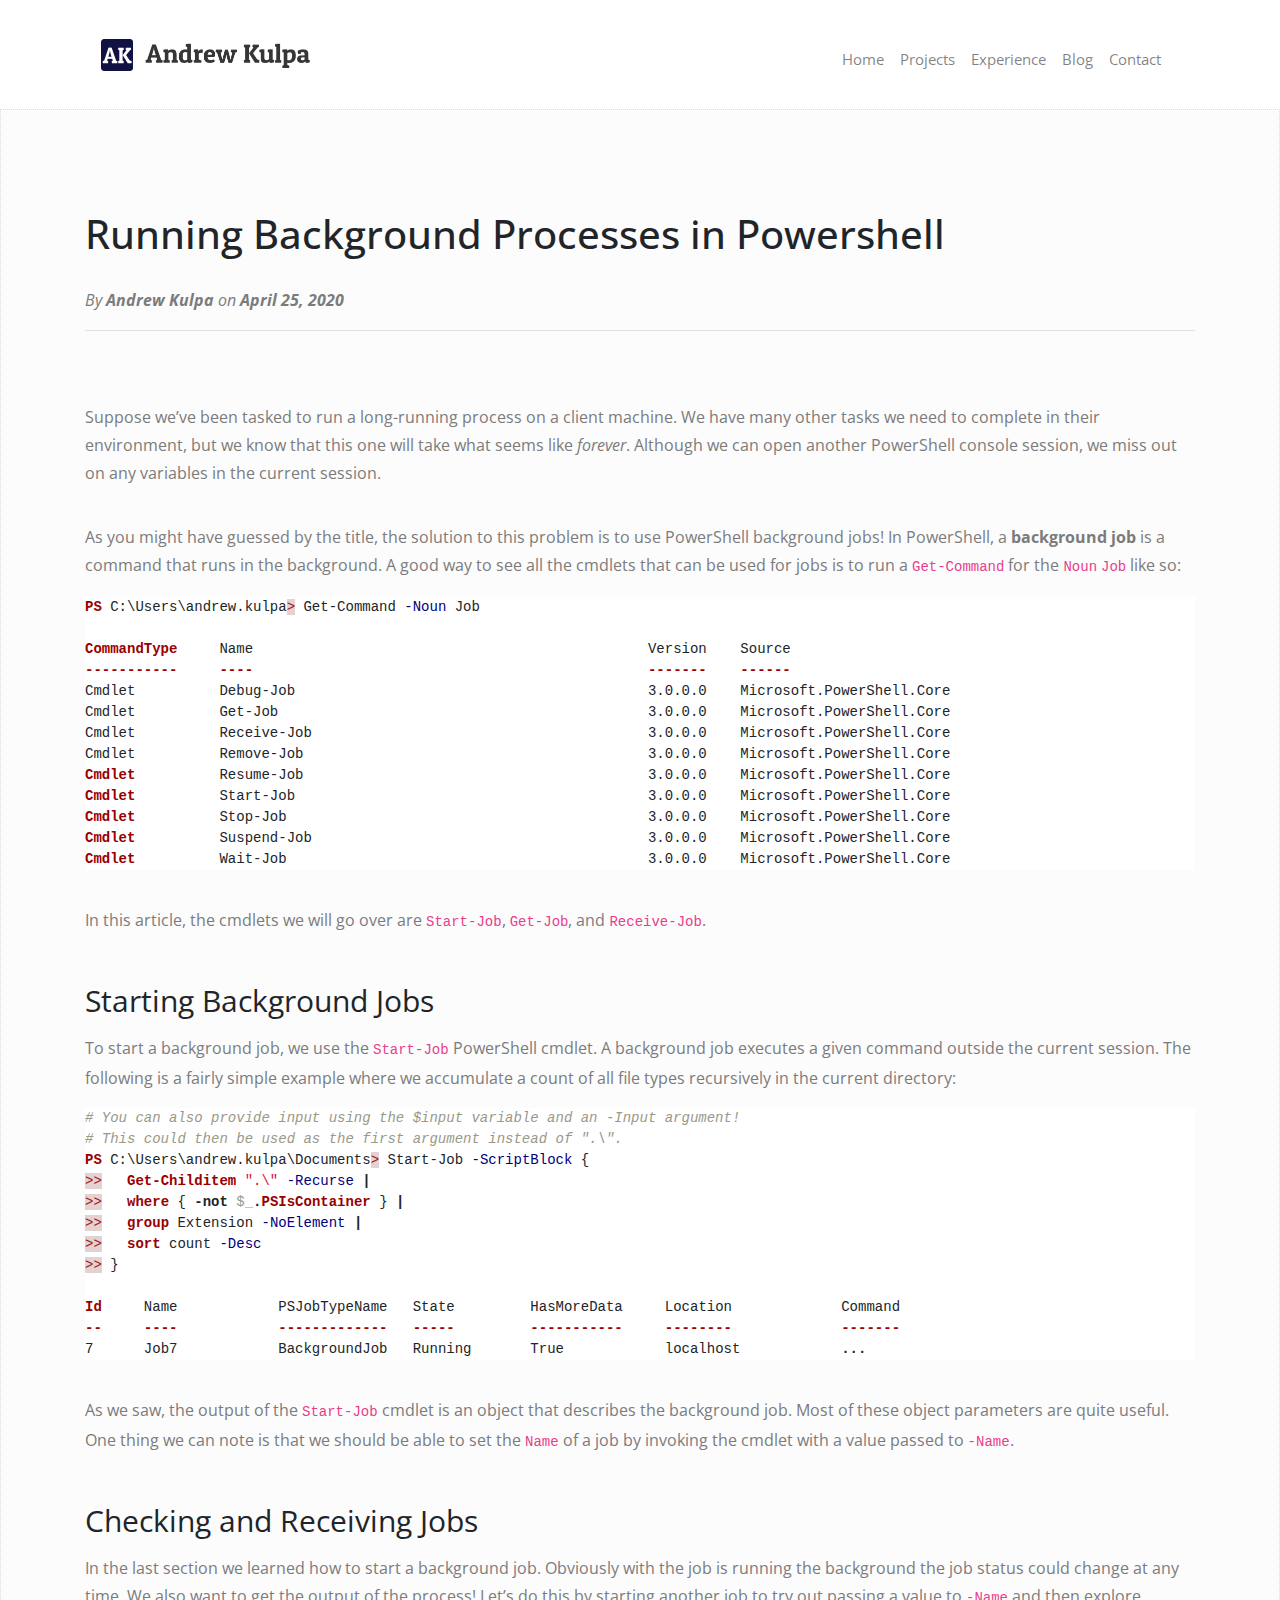
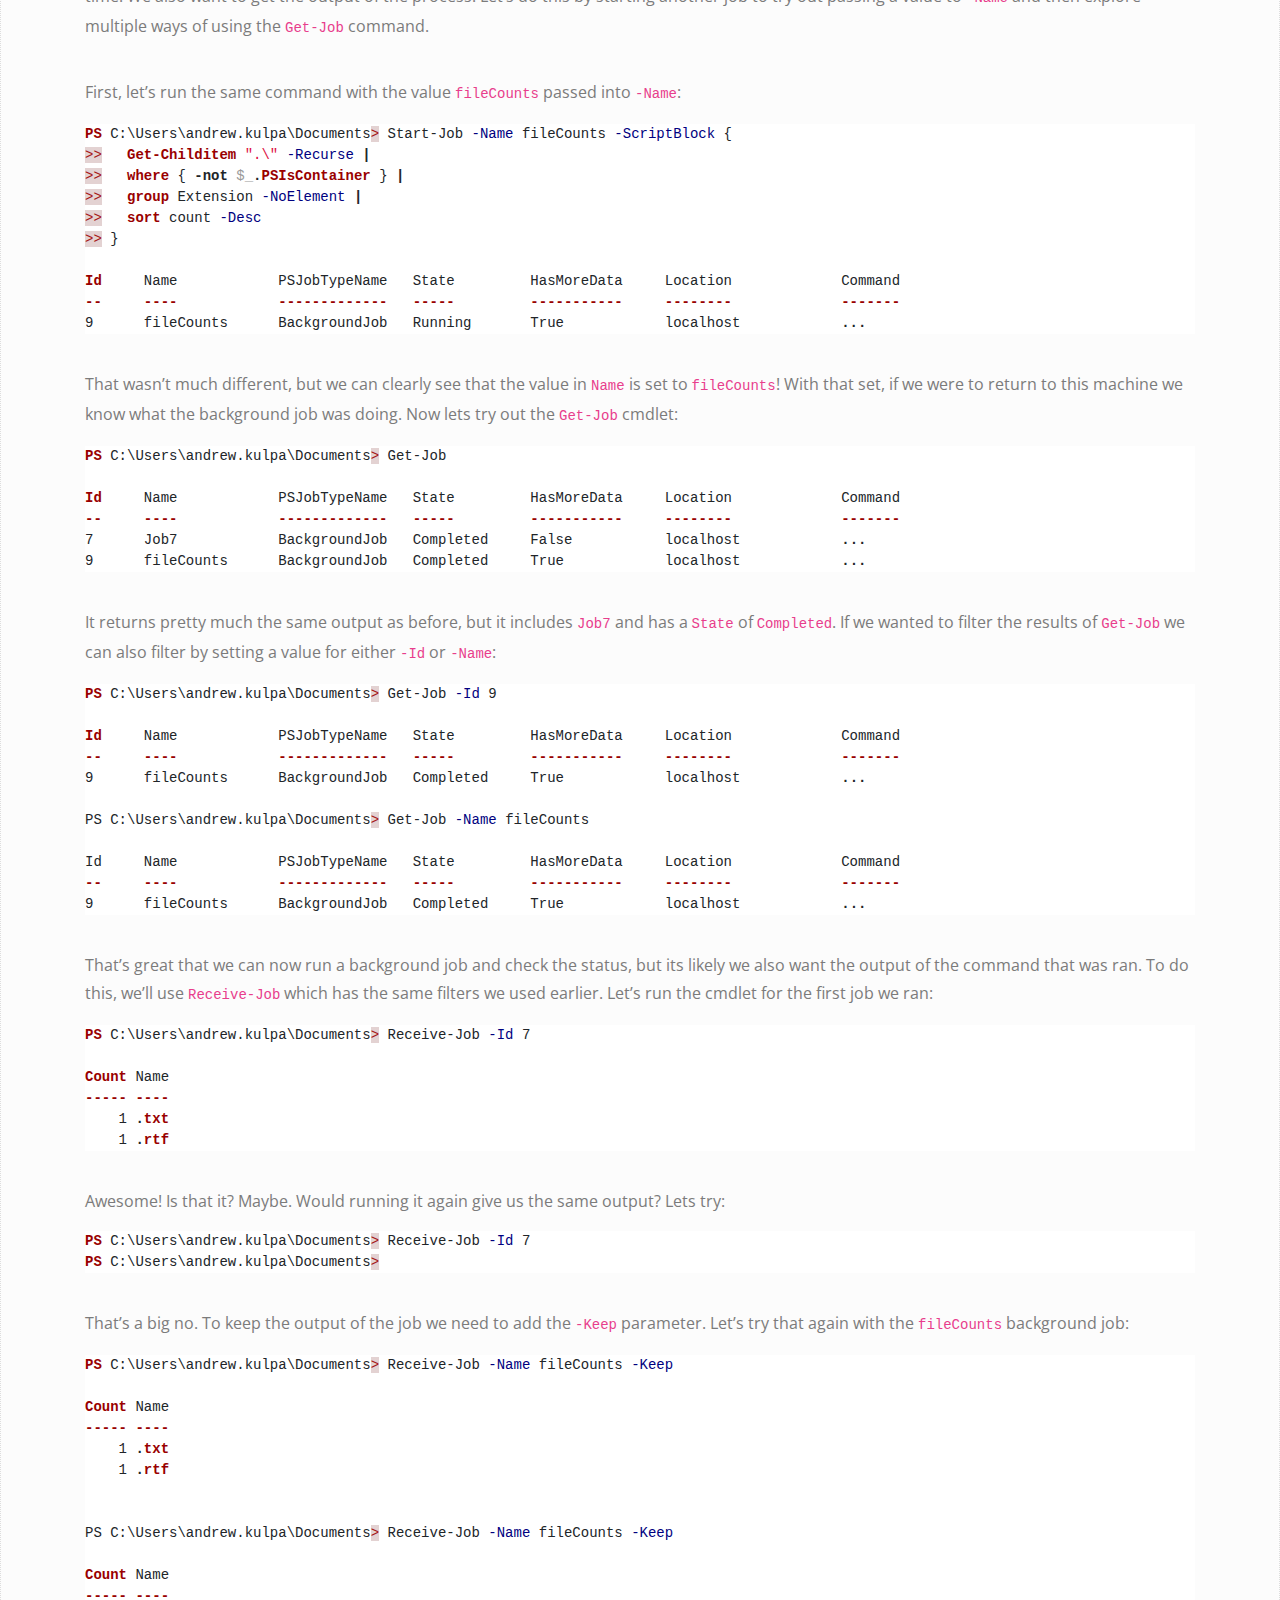
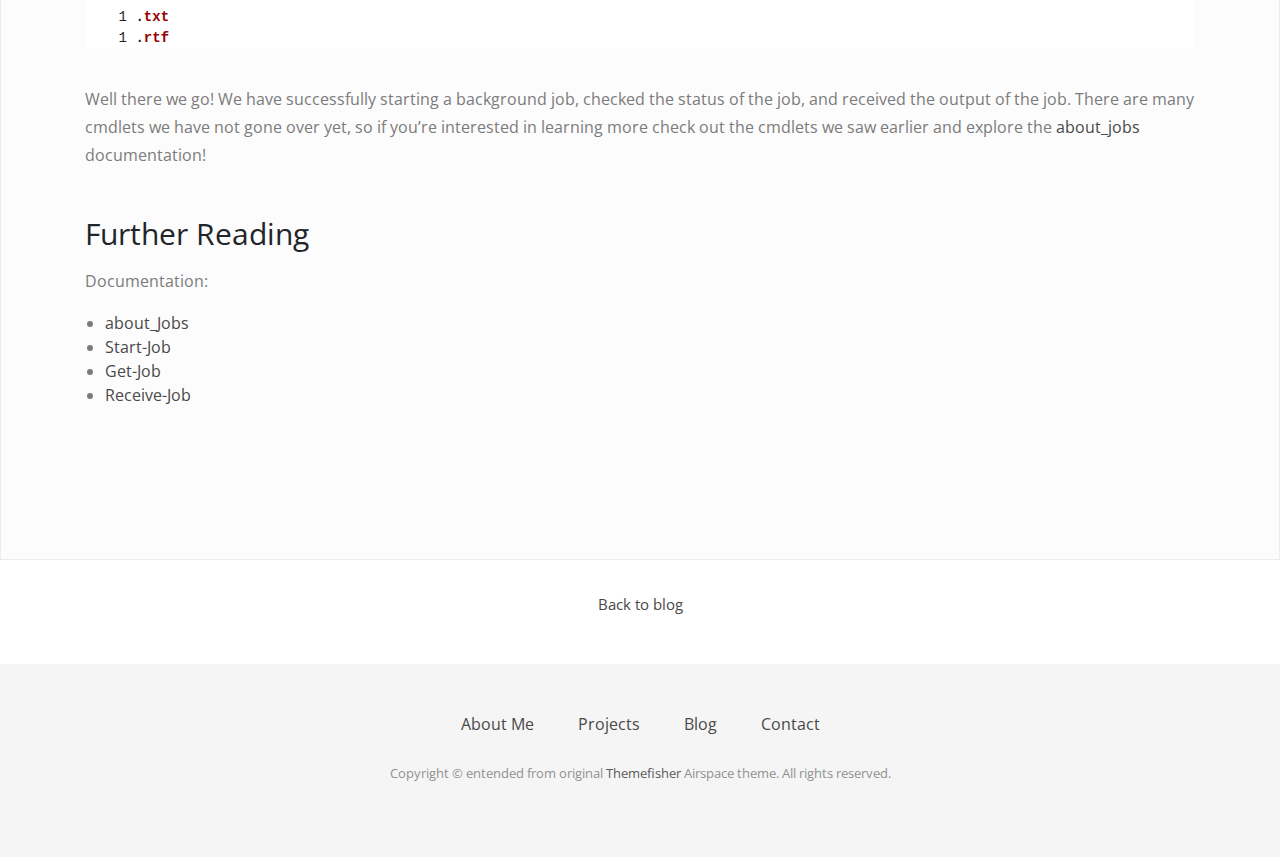
<file: 2020/04/25/running-powershell-background-jobs.html>
<!DOCTYPE html>
<html class="no-js">
  <head>

    <meta charset="utf-8">
<meta http-equiv="X-UA-Compatible" content="IE=edge">
<title>Running Background Processes in Powershell | Andrew Kulpa Personal Website</title>
<meta name="msvalidate.01" content="80972D31A62F6BBDA100949B41EA9E91" />
<meta name="description" content="In this article, the cmdlets we will go over are 'Start-Job', 'Get-Job', and 'Receive-Job' using a fairly simple example where we accumulate a count of all file typ...">
<meta name="keywords" content="">
<meta name="viewport" content="width=device-width, initial-scale=1">
<meta name="og:url" content="https://andrew.kulpa.dev/2020/04/25/running-powershell-background-jobs.html">
<meta name="og:title" content="Running Background Processes in Powershell">
<meta name="og:type" content="article">
<meta name="og:image" content="">
<meta name="og:description" content="In this article, the cmdlets we will go over are 'Start-Job', 'Get-Job', and 'Receive-Job' using a fairly simple example where we accumulate a count of all file typ...">

<!-- Place favicon.ico and apple-touch-icon.png in the root directory -->
<link rel="icon" href="/favicon.ico" type="image/x-icon"/>
<link rel="shortcut icon" href="/favicon.ico" type="image/x-icon"/>
<!-- CSS -->
<link rel="stylesheet" href="/css/bootstrap.min.css" />
<link rel="stylesheet" href="/css/font-awesome.min.css" />
<link rel="stylesheet" href="/css/airspace.css" />
<link rel="stylesheet" href="/css/style.css" />
<link rel="stylesheet" href="/css/ionicons.min.css" />
<link rel="stylesheet" href="/css/animate.css" />
<link rel="stylesheet" href="/css/responsive.css" />
<link rel="stylesheet" href="/css/syntax.css" />


<!-- Js -->
<!-- <script src="//ajax.googleapis.com/ajax/libs/jquery/1.10.2/jquery.min.js"></script> -->
<script src="/js/vendor/jquery-1.10.2.min.js"></script>
<script src="/js/bootstrap.min.js"></script>
<script src="/js/plugins.js"></script>
<script src="/js/min/waypoints.min.js"></script>
<script src="/js/jquery.counterup.js"></script>


<script src="/js/main.js"></script>

<!--
/*
 * Airspace
 * Ported to Jekyll by Andrew Lee
 * Extended as a professional portfolio site by Andrew Kulpa
 * https://github.com/ndrewtl/airspace-jekyll
 * Designed and Developed by ThemeFisher
 * https://themefisher.com/
 *
 */
-->


  </head>
  <body>


    <!-- Header Start -->
<header>
<div class="container">
  <div class="row">
    <div class="col-md-12">
      <!-- header Nav Start -->
      <nav class="navbar navbar-expand-lg navbar-light" id="nav-bar">
          <a class="navbar-brand" href="/" id="header-img"><img id="brand-icon" src="/img/logo.png" alt="site brand logo"/></a>
          <button class="navbar-toggler" type="button" data-toggle="collapse" data-target="#navbarSupportedContent" aria-controls="navbarSupportedContent" aria-expanded="false" aria-label="Toggle navigation">
              <span class="navbar-toggler-icon"></span>
          </button>

          <div class="collapse navbar-collapse navbar-default" id="navbarSupportedContent">
              <ul class="navbar-nav mr-sm-3 justify-content-end">
                  <li class="nav-item ">
                      <a class="nav-link" href="/">Home </a>
                  </li>
                  <li class="nav-item ">
                      <a class="nav-link" href="/projects/">Projects</a>
                  </li>
                  <li class="nav-item ">
                    <a class="nav-link" href="/experience/">Experience</a>
                  </li>
                  <li class="nav-item ">
                      <a class="nav-link" href="/blog/">Blog</a>
                  </li>
                  <li class="nav-item ">
                      <a class="nav-link" href="/contact/">Contact</a>
                  </li>
              </ul>
          </div>
        </nav>
      </div>
    </div>
  </div>
</header><!-- header close -->



    <div class="post">
  <!-- Wrapper Start -->
  <section id="intro" style="border: 1px dotted #ddd;">
    <div class="container">
      <div class="row">
        <div class="col-12">
          <div class="block">
            <h1>Running Background Processes in Powershell</h1>
            <div class="post-info-wrapper">
              <p class="italic">
                By <span class="bold">Andrew Kulpa</span> on <span class="bold">April 25, 2020</span>
                
              </p>
              
            </div>
            <hr />
            <p><p>Suppose we’ve been tasked to run a long-running process on a client machine. We have many other tasks we need to complete in their environment, but we know that this one will take what seems like <em>forever</em>. Although we can open another PowerShell console session, we miss out on any variables in the current session.</p>

<p>As you might have guessed by the title, the solution to this problem is to use PowerShell background jobs! In PowerShell, a <strong>background job</strong> is a command that runs in the background. A good way to see all the cmdlets that can be used for jobs is to run a <code class="highlighter-rouge">Get-Command</code> for the <code class="highlighter-rouge">Noun</code> <code class="highlighter-rouge">Job</code> like so:</p>
<div class="language-powershell highlighter-rouge"><div class="highlight"><pre class="highlight"><code><span class="nf">PS</span><span class="w"> </span><span class="nx">C:\Users\andrew.kulpa</span><span class="err">&gt;</span><span class="w"> </span><span class="nx">Get-Command</span><span class="w"> </span><span class="nt">-Noun</span><span class="w"> </span><span class="nx">Job</span><span class="w">

</span><span class="nf">CommandType</span><span class="w">     </span><span class="nx">Name</span><span class="w">                                               </span><span class="nx">Version</span><span class="w">    </span><span class="nx">Source</span><span class="w">
</span><span class="nf">-----------</span><span class="w">     </span><span class="nf">----</span><span class="w">                                               </span><span class="nf">-------</span><span class="w">    </span><span class="nf">------</span><span class="w">
</span><span class="nx">Cmdlet</span><span class="w">          </span><span class="nx">Debug-Job</span><span class="w">                                          </span><span class="nx">3.0.0.0</span><span class="w">    </span><span class="nx">Microsoft.PowerShell.Core</span><span class="w">
</span><span class="nx">Cmdlet</span><span class="w">          </span><span class="nx">Get-Job</span><span class="w">                                            </span><span class="nx">3.0.0.0</span><span class="w">    </span><span class="nx">Microsoft.PowerShell.Core</span><span class="w">
</span><span class="nx">Cmdlet</span><span class="w">          </span><span class="nx">Receive-Job</span><span class="w">                                        </span><span class="nx">3.0.0.0</span><span class="w">    </span><span class="nx">Microsoft.PowerShell.Core</span><span class="w">
</span><span class="nx">Cmdlet</span><span class="w">          </span><span class="nx">Remove-Job</span><span class="w">                                         </span><span class="nx">3.0.0.0</span><span class="w">    </span><span class="nx">Microsoft.PowerShell.Core</span><span class="w">
</span><span class="nf">Cmdlet</span><span class="w">          </span><span class="nx">Resume-Job</span><span class="w">                                         </span><span class="nx">3.0.0.0</span><span class="w">    </span><span class="nx">Microsoft.PowerShell.Core</span><span class="w">
</span><span class="nf">Cmdlet</span><span class="w">          </span><span class="nx">Start-Job</span><span class="w">                                          </span><span class="nx">3.0.0.0</span><span class="w">    </span><span class="nx">Microsoft.PowerShell.Core</span><span class="w">
</span><span class="nf">Cmdlet</span><span class="w">          </span><span class="nx">Stop-Job</span><span class="w">                                           </span><span class="nx">3.0.0.0</span><span class="w">    </span><span class="nx">Microsoft.PowerShell.Core</span><span class="w">
</span><span class="nf">Cmdlet</span><span class="w">          </span><span class="nx">Suspend-Job</span><span class="w">                                        </span><span class="nx">3.0.0.0</span><span class="w">    </span><span class="nx">Microsoft.PowerShell.Core</span><span class="w">
</span><span class="nf">Cmdlet</span><span class="w">          </span><span class="nx">Wait-Job</span><span class="w">                                           </span><span class="nx">3.0.0.0</span><span class="w">    </span><span class="nx">Microsoft.PowerShell.Core</span><span class="w">
</span></code></pre></div></div>

<p>In this article, the cmdlets we will go over are <code class="highlighter-rouge">Start-Job</code>, <code class="highlighter-rouge">Get-Job</code>, and <code class="highlighter-rouge">Receive-Job</code>.</p>

<h2 id="starting-background-jobs">Starting Background Jobs</h2>

<p>To start a background job, we use the <code class="highlighter-rouge">Start-Job</code> PowerShell cmdlet. A background job executes a given command outside the current session. The following is a fairly simple example where we accumulate a count of all file types recursively in the current directory:</p>
<div class="language-powershell highlighter-rouge"><div class="highlight"><pre class="highlight"><code><span class="c"># You can also provide input using the $input variable and an -Input argument!</span><span class="w">
</span><span class="c"># This could then be used as the first argument instead of ".\".</span><span class="w">
</span><span class="nf">PS</span><span class="w"> </span><span class="nx">C:\Users\andrew.kulpa\Documents</span><span class="err">&gt;</span><span class="w"> </span><span class="nx">Start-Job</span><span class="w"> </span><span class="nt">-ScriptBlock</span><span class="w"> </span><span class="p">{</span><span class="w">
</span><span class="err">&gt;&gt;</span><span class="w">   </span><span class="nf">Get-Childitem</span><span class="w"> </span><span class="s2">".\"</span><span class="w"> </span><span class="nt">-Recurse</span><span class="w"> </span><span class="o">|</span><span class="w">
</span><span class="err">&gt;&gt;</span><span class="w">   </span><span class="nf">where</span><span class="w"> </span><span class="p">{</span><span class="w"> </span><span class="o">-not</span><span class="w"> </span><span class="bp">$_</span><span class="o">.</span><span class="nf">PSIsContainer</span><span class="w"> </span><span class="p">}</span><span class="w"> </span><span class="o">|</span><span class="w">
</span><span class="err">&gt;&gt;</span><span class="w">   </span><span class="nf">group</span><span class="w"> </span><span class="nx">Extension</span><span class="w"> </span><span class="nt">-NoElement</span><span class="w"> </span><span class="o">|</span><span class="w">
</span><span class="err">&gt;&gt;</span><span class="w">   </span><span class="nf">sort</span><span class="w"> </span><span class="nx">count</span><span class="w"> </span><span class="nt">-Desc</span><span class="w">
</span><span class="err">&gt;&gt;</span><span class="w"> </span><span class="p">}</span><span class="w">

</span><span class="nf">Id</span><span class="w">     </span><span class="nx">Name</span><span class="w">            </span><span class="nx">PSJobTypeName</span><span class="w">   </span><span class="nx">State</span><span class="w">         </span><span class="nx">HasMoreData</span><span class="w">     </span><span class="nx">Location</span><span class="w">             </span><span class="nx">Command</span><span class="w">
</span><span class="nf">--</span><span class="w">     </span><span class="nf">----</span><span class="w">            </span><span class="nf">-------------</span><span class="w">   </span><span class="nf">-----</span><span class="w">         </span><span class="nf">-----------</span><span class="w">     </span><span class="nf">--------</span><span class="w">             </span><span class="nf">-------</span><span class="w">
</span><span class="nx">7</span><span class="w">      </span><span class="nx">Job7</span><span class="w">            </span><span class="nx">BackgroundJob</span><span class="w">   </span><span class="nx">Running</span><span class="w">       </span><span class="nx">True</span><span class="w">            </span><span class="nx">localhost</span><span class="w">            </span><span class="o">...</span><span class="w">
</span></code></pre></div></div>

<p>As we saw, the output of the <code class="highlighter-rouge">Start-Job</code> cmdlet is an object that describes the background job. Most of these object parameters are quite useful. One thing we can note is that we should be able to set the <code class="highlighter-rouge">Name</code> of a job by invoking the cmdlet with a value passed to <code class="highlighter-rouge">-Name</code>.</p>

<h2 id="checking-and-receiving-jobs">Checking and Receiving Jobs</h2>

<p>In the last section we learned how to start a background job. Obviously with the job is running the background the job status could change at any time. We also want to get the output of the process! Let’s do this by starting another job to try out passing a value to <code class="highlighter-rouge">-Name</code> and then explore multiple ways of using the <code class="highlighter-rouge">Get-Job</code> command.</p>

<p>First, let’s run the same command with the value <code class="highlighter-rouge">fileCounts</code> passed into <code class="highlighter-rouge">-Name</code>:</p>
<div class="language-powershell highlighter-rouge"><div class="highlight"><pre class="highlight"><code><span class="nf">PS</span><span class="w"> </span><span class="nx">C:\Users\andrew.kulpa\Documents</span><span class="err">&gt;</span><span class="w"> </span><span class="nx">Start-Job</span><span class="w"> </span><span class="nt">-Name</span><span class="w"> </span><span class="nx">fileCounts</span><span class="w"> </span><span class="nt">-ScriptBlock</span><span class="w"> </span><span class="p">{</span><span class="w">
</span><span class="err">&gt;&gt;</span><span class="w">   </span><span class="nf">Get-Childitem</span><span class="w"> </span><span class="s2">".\"</span><span class="w"> </span><span class="nt">-Recurse</span><span class="w"> </span><span class="o">|</span><span class="w">
</span><span class="err">&gt;&gt;</span><span class="w">   </span><span class="nf">where</span><span class="w"> </span><span class="p">{</span><span class="w"> </span><span class="o">-not</span><span class="w"> </span><span class="bp">$_</span><span class="o">.</span><span class="nf">PSIsContainer</span><span class="w"> </span><span class="p">}</span><span class="w"> </span><span class="o">|</span><span class="w">
</span><span class="err">&gt;&gt;</span><span class="w">   </span><span class="nf">group</span><span class="w"> </span><span class="nx">Extension</span><span class="w"> </span><span class="nt">-NoElement</span><span class="w"> </span><span class="o">|</span><span class="w">
</span><span class="err">&gt;&gt;</span><span class="w">   </span><span class="nf">sort</span><span class="w"> </span><span class="nx">count</span><span class="w"> </span><span class="nt">-Desc</span><span class="w">
</span><span class="err">&gt;&gt;</span><span class="w"> </span><span class="p">}</span><span class="w">

</span><span class="nf">Id</span><span class="w">     </span><span class="nx">Name</span><span class="w">            </span><span class="nx">PSJobTypeName</span><span class="w">   </span><span class="nx">State</span><span class="w">         </span><span class="nx">HasMoreData</span><span class="w">     </span><span class="nx">Location</span><span class="w">             </span><span class="nx">Command</span><span class="w">
</span><span class="nf">--</span><span class="w">     </span><span class="nf">----</span><span class="w">            </span><span class="nf">-------------</span><span class="w">   </span><span class="nf">-----</span><span class="w">         </span><span class="nf">-----------</span><span class="w">     </span><span class="nf">--------</span><span class="w">             </span><span class="nf">-------</span><span class="w">
</span><span class="nx">9</span><span class="w">      </span><span class="nx">fileCounts</span><span class="w">      </span><span class="nx">BackgroundJob</span><span class="w">   </span><span class="nx">Running</span><span class="w">       </span><span class="nx">True</span><span class="w">            </span><span class="nx">localhost</span><span class="w">            </span><span class="o">...</span><span class="w">
</span></code></pre></div></div>

<p>That wasn’t much different, but we can clearly see that the value in <code class="highlighter-rouge">Name</code> is set to <code class="highlighter-rouge">fileCounts</code>! With that set, if we were to return to this machine we know what the background job was doing. Now lets try out the <code class="highlighter-rouge">Get-Job</code> cmdlet:</p>
<div class="language-powershell highlighter-rouge"><div class="highlight"><pre class="highlight"><code><span class="nf">PS</span><span class="w"> </span><span class="nx">C:\Users\andrew.kulpa\Documents</span><span class="err">&gt;</span><span class="w"> </span><span class="nx">Get-Job</span><span class="w">

</span><span class="nf">Id</span><span class="w">     </span><span class="nx">Name</span><span class="w">            </span><span class="nx">PSJobTypeName</span><span class="w">   </span><span class="nx">State</span><span class="w">         </span><span class="nx">HasMoreData</span><span class="w">     </span><span class="nx">Location</span><span class="w">             </span><span class="nx">Command</span><span class="w">
</span><span class="nf">--</span><span class="w">     </span><span class="nf">----</span><span class="w">            </span><span class="nf">-------------</span><span class="w">   </span><span class="nf">-----</span><span class="w">         </span><span class="nf">-----------</span><span class="w">     </span><span class="nf">--------</span><span class="w">             </span><span class="nf">-------</span><span class="w">
</span><span class="nx">7</span><span class="w">      </span><span class="nx">Job7</span><span class="w">            </span><span class="nx">BackgroundJob</span><span class="w">   </span><span class="nx">Completed</span><span class="w">     </span><span class="nx">False</span><span class="w">           </span><span class="nx">localhost</span><span class="w">            </span><span class="o">...</span><span class="w">
</span><span class="nx">9</span><span class="w">      </span><span class="nx">fileCounts</span><span class="w">      </span><span class="nx">BackgroundJob</span><span class="w">   </span><span class="nx">Completed</span><span class="w">     </span><span class="nx">True</span><span class="w">            </span><span class="nx">localhost</span><span class="w">            </span><span class="o">...</span><span class="w">
</span></code></pre></div></div>

<p>It returns pretty much the same output as before, but it includes <code class="highlighter-rouge">Job7</code> and has a <code class="highlighter-rouge">State</code> of <code class="highlighter-rouge">Completed</code>. If we wanted to filter the results of <code class="highlighter-rouge">Get-Job</code> we can also filter by setting a value for either <code class="highlighter-rouge">-Id</code> or <code class="highlighter-rouge">-Name</code>:</p>
<div class="language-powershell highlighter-rouge"><div class="highlight"><pre class="highlight"><code><span class="nf">PS</span><span class="w"> </span><span class="nx">C:\Users\andrew.kulpa\Documents</span><span class="err">&gt;</span><span class="w"> </span><span class="nx">Get-Job</span><span class="w"> </span><span class="nt">-Id</span><span class="w"> </span><span class="nx">9</span><span class="w">

</span><span class="nf">Id</span><span class="w">     </span><span class="nx">Name</span><span class="w">            </span><span class="nx">PSJobTypeName</span><span class="w">   </span><span class="nx">State</span><span class="w">         </span><span class="nx">HasMoreData</span><span class="w">     </span><span class="nx">Location</span><span class="w">             </span><span class="nx">Command</span><span class="w">
</span><span class="nf">--</span><span class="w">     </span><span class="nf">----</span><span class="w">            </span><span class="nf">-------------</span><span class="w">   </span><span class="nf">-----</span><span class="w">         </span><span class="nf">-----------</span><span class="w">     </span><span class="nf">--------</span><span class="w">             </span><span class="nf">-------</span><span class="w">
</span><span class="nx">9</span><span class="w">      </span><span class="nx">fileCounts</span><span class="w">      </span><span class="nx">BackgroundJob</span><span class="w">   </span><span class="nx">Completed</span><span class="w">     </span><span class="nx">True</span><span class="w">            </span><span class="nx">localhost</span><span class="w">            </span><span class="o">...</span><span class="w">

</span><span class="nx">PS</span><span class="w"> </span><span class="nx">C:\Users\andrew.kulpa\Documents</span><span class="err">&gt;</span><span class="w"> </span><span class="nx">Get-Job</span><span class="w"> </span><span class="nt">-Name</span><span class="w"> </span><span class="nx">fileCounts</span><span class="w">

</span><span class="nx">Id</span><span class="w">     </span><span class="nx">Name</span><span class="w">            </span><span class="nx">PSJobTypeName</span><span class="w">   </span><span class="nx">State</span><span class="w">         </span><span class="nx">HasMoreData</span><span class="w">     </span><span class="nx">Location</span><span class="w">             </span><span class="nx">Command</span><span class="w">
</span><span class="nf">--</span><span class="w">     </span><span class="nf">----</span><span class="w">            </span><span class="nf">-------------</span><span class="w">   </span><span class="nf">-----</span><span class="w">         </span><span class="nf">-----------</span><span class="w">     </span><span class="nf">--------</span><span class="w">             </span><span class="nf">-------</span><span class="w">
</span><span class="nx">9</span><span class="w">      </span><span class="nx">fileCounts</span><span class="w">      </span><span class="nx">BackgroundJob</span><span class="w">   </span><span class="nx">Completed</span><span class="w">     </span><span class="nx">True</span><span class="w">            </span><span class="nx">localhost</span><span class="w">            </span><span class="o">...</span><span class="w">
</span></code></pre></div></div>

<p>That’s great that we can now run a background job and check the status, but its likely we also want the output of the command that was ran. To do this, we’ll use <code class="highlighter-rouge">Receive-Job</code> which has the same filters we used earlier. Let’s run the cmdlet for the first job we ran:</p>
<div class="language-powershell highlighter-rouge"><div class="highlight"><pre class="highlight"><code><span class="nf">PS</span><span class="w"> </span><span class="nx">C:\Users\andrew.kulpa\Documents</span><span class="err">&gt;</span><span class="w"> </span><span class="nx">Receive-Job</span><span class="w"> </span><span class="nt">-Id</span><span class="w"> </span><span class="nx">7</span><span class="w">

</span><span class="nf">Count</span><span class="w"> </span><span class="nx">Name</span><span class="w">
</span><span class="nf">-----</span><span class="w"> </span><span class="nf">----</span><span class="w">
    </span><span class="nx">1</span><span class="w"> </span><span class="o">.</span><span class="nf">txt</span><span class="w">
    </span><span class="nx">1</span><span class="w"> </span><span class="o">.</span><span class="nf">rtf</span><span class="w">
</span></code></pre></div></div>

<p>Awesome! Is that it? Maybe. Would running it again give us the same output? Lets try:</p>
<div class="language-powershell highlighter-rouge"><div class="highlight"><pre class="highlight"><code><span class="nf">PS</span><span class="w"> </span><span class="nx">C:\Users\andrew.kulpa\Documents</span><span class="err">&gt;</span><span class="w"> </span><span class="nx">Receive-Job</span><span class="w"> </span><span class="nt">-Id</span><span class="w"> </span><span class="nx">7</span><span class="w">
</span><span class="nf">PS</span><span class="w"> </span><span class="nx">C:\Users\andrew.kulpa\Documents</span><span class="err">&gt;</span><span class="w">
</span></code></pre></div></div>

<p>That’s a big no. To keep the output of the job we need to add the <code class="highlighter-rouge">-Keep</code> parameter. Let’s try that again with the <code class="highlighter-rouge">fileCounts</code> background job:</p>
<div class="language-powershell highlighter-rouge"><div class="highlight"><pre class="highlight"><code><span class="nf">PS</span><span class="w"> </span><span class="nx">C:\Users\andrew.kulpa\Documents</span><span class="err">&gt;</span><span class="w"> </span><span class="nx">Receive-Job</span><span class="w"> </span><span class="nt">-Name</span><span class="w"> </span><span class="nx">fileCounts</span><span class="w"> </span><span class="nt">-Keep</span><span class="w">

</span><span class="nf">Count</span><span class="w"> </span><span class="nx">Name</span><span class="w">
</span><span class="nf">-----</span><span class="w"> </span><span class="nf">----</span><span class="w">
    </span><span class="nx">1</span><span class="w"> </span><span class="o">.</span><span class="nf">txt</span><span class="w">
    </span><span class="nx">1</span><span class="w"> </span><span class="o">.</span><span class="nf">rtf</span><span class="w">


</span><span class="nx">PS</span><span class="w"> </span><span class="nx">C:\Users\andrew.kulpa\Documents</span><span class="err">&gt;</span><span class="w"> </span><span class="nx">Receive-Job</span><span class="w"> </span><span class="nt">-Name</span><span class="w"> </span><span class="nx">fileCounts</span><span class="w"> </span><span class="nt">-Keep</span><span class="w">

</span><span class="nf">Count</span><span class="w"> </span><span class="nx">Name</span><span class="w">
</span><span class="nf">-----</span><span class="w"> </span><span class="nf">----</span><span class="w">
    </span><span class="nx">1</span><span class="w"> </span><span class="o">.</span><span class="nf">txt</span><span class="w">
    </span><span class="nx">1</span><span class="w"> </span><span class="o">.</span><span class="nf">rtf</span><span class="w">
</span></code></pre></div></div>

<p>Well there we go! We have successfully starting a background job, checked the status of the job, and received the output of the job. There are many cmdlets we have not gone over yet, so if you’re interested in learning more check out the cmdlets we saw earlier and explore the <a href="https://docs.microsoft.com/en-us/powershell/module/microsoft.powershell.core/about/about_jobs?view=powershell-7">about_jobs</a> documentation!</p>
<h2 id="further-reading">Further Reading</h2>

<p>Documentation:</p>
<ul>
  <li><a href="https://docs.microsoft.com/en-us/powershell/module/microsoft.powershell.core/about/about_jobs?view=powershell-7">about_Jobs</a></li>
  <li><a href="https://docs.microsoft.com/en-us/powershell/module/microsoft.powershell.core/start-job?view=powershell-7">Start-Job</a></li>
  <li><a href="https://docs.microsoft.com/en-us/powershell/module/microsoft.powershell.core/get-job?view=powershell-7">Get-Job</a></li>
  <li><a href="https://docs.microsoft.com/en-us/powershell/module/microsoft.powershell.core/receive-job?view=powershell-7">Receive-Job</a></li>
</ul>
</p>
          </div>
        </div><!-- .col-md-7 close -->
      </div>
    </div>
  </section>
</div>
<p class="center-text" style="padding: 30px;">
  <a href="/blog">Back to blog</a>
</p>











    <!-- footer Start -->
<footer>
  <div class="container">
    <div class="row">
      <div class="col-md-12">
        <div class="footer-manu">
          <ul>
            <li><a href="/">About Me</a></li>
            <li><a href="/projects/">Projects</a></li>
            <li><a href="/blog/">Blog</a></li>
            <li><a href="/contact/">Contact</a></li>
          </ul>
        </div>
        <p>Copyright &copy; entended from original <a href="http://www.themefisher.com">Themefisher</a> Airspace theme. All rights reserved.</p>
      </div>
    </div>
  </div>
  
    <!-- Global site tag (gtag.js) - Google Analytics -->
    <script async src="https://www.googletagmanager.com/gtag/js?id=UA-135567050-1"></script>
    <script>
      window.dataLayer = window.dataLayer || [];
      function gtag(){dataLayer.push(arguments);}
      gtag('js', new Date());

      gtag('config', 'UA-135567050-1');
    </script>
  
</footer>


    </body>
</html>
</file>
<file: css/airspace.css>
/*
 * This is the main css file that ships with the airspace theme.
 * In airspace, it is called style.css
 * However, style.css now holds additional styles for this jekyll port. (Not written by ThemeFisher)
 * The original style.css is now called airspace.css
 * 
 */

 @import url(//fonts.googleapis.com/css?family=Open+Sans:400,300,600);
 @import url(//fonts.googleapis.com/css?family=Roboto:400,100,300,500,700);
 @import url(//fonts.googleapis.com/css?family=Volkhov:400italic);
 /* var text-decoration */
 /*--
   Common Css
 --*/
 body {
   font-family: "Open Sans", "Helvetica Neue", Helvetica, sans-serif;
   -webkit-font-smoothing: antialiased;
 }
 h1,
 h2,
 h3,
 h4,
 h5,
 h6 {
 }
 h2 {
   font-size: 30px;
   font-weight: 400;
 }
 h3 {
   font-size: 28px;
   font-weight: 300;
 }
 p {
   font-size: 15px;
   line-height: 28px;
 }
 ul {
   padding: 0;
   margin: 0;
   list-style: none;
 }
 a,
 a:active,
 a:focus,
 a:active {
   text-decoration: none !important;
 }
 .section-title {
   margin-bottom: 70px;
 }
 .section-title h2 {
   text-transform: uppercase;
   font-size: 28px;
   font-weight: 600;
 }
 .section-title p {
   
   font-style: italic;
   color: #666;
 }
 /*--
   Header Start
 --*/
 header {
   background: #fff;
   padding: 20px 0;
 }
 header .navbar {
   margin-bottom: 0px;
   border: 0px;
 }
 
 .navbar-brand img{
   height: 32px;
   vertical-align: middle;
   margin-top: auto;
 }
 
 .navbar-nav {
   padding-left: 10px;
   padding-right: 10px;
   width: 100%;
   min-width: 100%;
   color:#666;
 }
 
 header .navbar-default {
   background: none;
   border: 0px;
 }
 header .navbar-default .navbar-nav {
   padding-top: 10px;
 }
 header .navbar-default .navbar-nav li a {
   color: #333333;
   padding: 10px 26px;
   font-size: 15px;
 }
 font header .navbar-default .navbar-nav li a:hover {
   color: #000;
 }
 /*---------------------------------------------
           Index Start
 -----------------------------------------------*/
 /*--
   Slider Start
 --*/
 #slider {
   background: url("../img/slider-bg.jpg") no-repeat;
   background-size: cover;
   background-attachment: fixed;
   background-position: 10% 0%;
   padding: 200px 0 280px 0;
   position: relative;
 }
 #slider:before {
   content: "";
   position: absolute;
   left: 0;
   top: 0;
   bottom: 0;
   right: 0;
   width: 100%;
   height: 100%;
   background: linear-gradient(to left, #8b86a3, #322e40);
   opacity: 0.9;
 }
 
 #slider .block {
   color: #E3E3E4;
 }
 #slider .block h1 {
   
   font-weight: 100;
   /* font-size: 45px; */
   /* line-height: 60px; */
   /* letter-spacing: 10px; */
   padding-bottom: 45px;
 }
 #slider .block p {
   font-size: 23px;
   line-height: 40px;
   
   font-weight: 300;
   letter-spacing: 3px;
 }
 /*--
   wrapper Start
 --*/
 #intro {
   padding: 100px 0;
 }
 #intro .block h2 {
   padding-top: 35px;
   line-height: 27px;
   margin: 0;
 }
 
 #intro .block h3 {
   padding-top: 20px;
   margin: 0;
 }
 
 #intro .block h5 {
   padding-top: 20px;
   margin: 0;
 }

 #intro p{
  font-size:1rem;
 }
 
 #intro .block p {
   color: #7B7B7B;
   padding-top: 20px;
 }
 
 #intro .block ul li {
   color: #7B7B7B;
   margin-left: 20px;
   list-style-type: disc;
 }
 
 #intro .block ul {
   margin-bottom: 1rem;
 }
 
 #intro .block img {
   padding-left: 40px;
   width: 100%;
 }
 
 
 
 #intro .section-title {
   margin-bottom: 0px;
 }
 #intro .section-title p {
   padding-top: 20px;
 }
 #feature .section{
   /* margin-bottom: 70px; */
 }
 #feature .section .section-title{
   margin-bottom: 40px;
 }
 
 #feature .section .section-title h2{
   margin-bottom: 20px;
 }
 
 #feature{
   background-size: cover;
   background-attachment: fixed;
   padding: 70px 0px;
   position: relative;
   /* text-align: center; */
   color: #fff;
 }
 #feature p{
   color: white;
 }
 #feature .btn-view-works{
   padding: 15px 35px;
   border: none;
   background-color: #fff;
   font-size: 15px;
   color: #333333;
   margin-top: 30px;
 }
 
 /*--
   service Start
 --*/
 #service {
   text-align: center;
   padding: 90px 0;
 }
 #service .service-item {
   padding-bottom: 30px;
 }
 #service .service-item i {
   font-size: 60px;
   color: #4A4656;
 }
 #service .service-item h4 {
   padding-top: 20px;
   margin: 0;
   color: #666;
 }
 #service .service-item p {
   color: #888;
   padding-top: 10px;
   margin: 0;
   font-size: 14px;
   line-height: 1.8;
 }
 /*--
   call-to-action Start
 --*/
 #call-to-action {
   background: url("../img/call-to-action-bg.jpg") no-repeat;
   background-size: cover;
   background-attachment: fixed;
   padding: 70px 0px;
   position: relative;
   text-align: center;
   color: #fff;
 }
 #call-to-action:before {
   content: "";
   position: absolute;
   left: 0;
   right: 0;
   top: 0;
   bottom: 0;
   width: 100%;
   height: 100%;
   background: #1d192c;
   opacity: 0.8;
 }
 #call-to-action h2 {
   padding-bottom: 20px;
   line-height: 33px;
   margin: 0;
   font-size: 30px;
 }
 #call-to-action p {
   font-size: 14px;
   line-height: 1.6;
 }
 #call-to-action .btn-call-to-action {
   padding: 15px 35px;
   border: none;
   background-color: #fff;
   font-size: 15px;
   color: #333333;
   margin-top: 30px;
 }
 /*--
   Feature Start
 --*/
 #feature {
   
   background: linear-gradient(to left, #8b86a3E4, #322e40E4),url("../img/feature-bg.jpeg");
   opacity: 0.9;
   background-position: 50% 94px;
   width: 100%;
   display: block;
   position: relative;
   overflow: visible;
   background-attachment: fixed;
   background-repeat: no-repeat;
   background-position: center center;
   background-color: #fff;
   -webkit-background-size: cover;
   -moz-background-size: cover;
   -o-background-size: cover;
   background-size: cover;
   -webkit-box-sizing: border-box;
   -moz-box-sizing: border-box;
   box-sizing: border-box;
   -webkit-backface-visibility: hidden;
   backface-visibility: hidden;
   padding: 100px 0;
 }
 #feature h2 {
   font-size: 28px;
   font-weight: 600;
   margin-bottom: 30px;
 }
 #feature p {
   /* color: #8d8f92; */
   margin-bottom: 20px;
 }
 #feature .btn-view-works {
   padding: 15px 35px;
   border: none;
   background-color: #fff;
   font-size: 15px;
   color: #333333;
   margin-top: 30px;
 }
 
 
 
 /*--
   content Start
 --*/
 #testimonial {
   padding: 100px 0;
 }
 #testimonial .block h2 {
   line-height: 27px;
   color: #5C5C5C;
   padding-top: 110px;
 }
 #testimonial .block p {
   padding-top: 50px;
   color: #7B7B7B;
 }
 #testimonial .counter-box li {
   width: 50%;
   float: left;
   text-align: center;
   margin: 30px 0 30px;
 }
 #testimonial .counter-box li i {
   font-size: 35px;
 }
 #testimonial .counter-box li h4 {
   font-size: 30px;
   font-weight: bold;
 }
 #testimonial .counter-box li span {
   color: #555;
 }
 #testimonial .testimonial-carousel {
   text-align: center;
   width: 90%;
   border: 1px solid #DEDEDE;
   margin: 0 auto;
 }
 .post{
   background-color: #FCFCFC;
 }
 #testimonial .testimonial-carousel img {
   padding-bottom: 38px;
 }
 #testimonial .testimonial-carousel .carousel-item {
   margin: 5%;
   width: 90%;
   height: 90%;
 }
 #testimonial .testimonial-carousel p {
   line-height: 28px;
   font-weight: 300;
   padding-bottom: 20px;
 }
 #testimonial .testimonial-carousel .user img {
   padding-bottom: 0px;
   border-radius: 500px;
 }
 #testimonial .testimonial-carousel .user p {
   padding-bottom: 0;
   font-size: 12px;
   line-height: 20px;
   color: #353241;
 }
 #testimonial .testimonial-carousel .user p span {
   display: block;
   color: #353241;
   font-weight: 600;
 }
 #testimonial .testimonial-carousel .owl-carousel .owl-pagination div {
   border: 1px solid #1D1D1D;
   border-radius: 500px;
   display: inline-block;
   height: 10px;
   margin-right: 15px;
   width: 10px;
 }
 #testimonial .testimonial-carousel .owl-carousel .owl-pagination div.active {
   background: #5C5C5C;
   font-size: 30px;
   display: inline-block;
   border: 0px;
 }
 /*--
   features Start
 --*/
 #clients-logo-section {
   padding-top: 30px;
   padding-bottom: 75px;
 }
 #clients-logo-section .clients-logo-img {
   padding: 0px 50px;
 }
 
 .clients-logo-img img{
   width: auto;
   max-height: 100px;
 }
 
 /*---------------------------------------------
           Work Start
 -----------------------------------------------*/
 /*--
   Slider-work Start
 --*/
 #global-header {
   background: url("../img/slider-bg.jpg") no-repeat;
   background-size: cover;
   padding-top: 150px;
   padding-bottom: 107px;
   position: relative;
   background-attachment: fixed;
 }
 #global-header:before {
   content: "";
   position: absolute;
   left: 0;
   top: 0;
   bottom: 0;
   right: 0;
   width: 100%;
   height: 100%;
   background: linear-gradient(to left, #928dab, #1f1c2c 70%);
   opacity: 0.8;
 }
 #global-header {
   color: #E3E3E4;
   margin: 0 auto;
   text-align: center;
 }
 #global-header .block h1 {
   font-weight: 150;
   font-size: 45px;
   letter-spacing: 6px;
   padding-bottom: 15px;
   margin-top: 0;
   text-transform: capitalize;
 }
 #global-header .block p {
   font-size: 16px;
   font-weight: 300;
   letter-spacing: 1px;
   word-spacing: 3px;
 }
 .carousel-indicators li{
   background-color: #928dab6b
 }
 
 .carousel-indicators .active{
   background-color: #928dab
 }
 
 .carousel-control-prev-icon {
   background-image: url("data:image/svg+xml;charset=utf8,%3Csvg xmlns='http://www.w3.org/2000/svg' fill='%23928dab' viewBox='0 0 8 8'%3E%3Cpath d='M5.25 0l-4 4 4 4 1.5-1.5-2.5-2.5 2.5-2.5-1.5-1.5z'/%3E%3C/svg%3E");
 }
 
 .carousel-control-next-icon {
   background-image: url("data:image/svg+xml;charset=utf8,%3Csvg xmlns='http://www.w3.org/2000/svg' fill='%23928dab' viewBox='0 0 8 8'%3E%3Cpath d='M2.75 0l-1.5 1.5 2.5 2.5-2.5 2.5 1.5 1.5 4-4-4-4z'/%3E%3C/svg%3E");
 }
 /*--
   portfolio-work Start
 --*/
 #portfolio-work {
   overflow: hidden;
   padding: 80px 0;
 }
 #portfolio-work .portfolio-menu {
   padding-bottom: 30px;
   text-align: center;
 }
 #portfolio-work .portfolio-menu ul {
   border: 1px solid #999999;
   display: inline-block;
   margin-bottom: 40px;
 }
 #portfolio-work .portfolio-menu ul li {
   display: inline-block;
   padding: 0px 25px;
   cursor: pointer;
   font-size: 15px;
   line-height: 40px;
   font-weight: 600;
   color: #333333;
   text-transform: capitalize;
   position: relative;
 }
 #portfolio-work .portfolio-menu ul .active {
   color: #655E7A;
   position: relative;
 }
 #portfolio-work .portfolio-menu ul .active:before {
   content: "\f0d7";
   position: absolute;
   
   bottom: -18px;
   font-size: 30px;
   width: 20px;
   left: 0px;
   right: 0px;
   top: 23px;
   margin: 0 auto;
   color: #fff;
   text-shadow: 0 1px 0px rgba(0, 0, 0, 0.9);
   -webkit-transition: all 0.4s ease-in-out;
   -moz-transition: all 0.4s ease-in-out;
   -o-transition: all 0.4s ease-in-out;
   -ms-transition: all 0.4s ease-in-out;
   transition: all 0.4s ease-in-out;
 }
 #portfolio-work .block .portfolio-menu ul li:hover:before {
   content: "\f0d7";
   position: absolute;
   
   bottom: -18px;
   font-size: 30px;
   width: 20px;
   left: 0px;
   right: 0px;
   top: 24px;
   margin: 0 auto;
   color: #fff;
   text-shadow: 0 1px 0px rgba(0, 0, 0, 0.9);
   -webkit-transition: all 0.4s ease-in-out;
   -moz-transition: all 0.4s ease-in-out;
   -o-transition: all 0.4s ease-in-out;
   -ms-transition: all 0.4s ease-in-out;
   transition: all 0.4s ease-in-out;
 }
 
 #portfolio-work .portfolio-content ul li {
   float: left;
   width: 32.22%;
   overflow: hidden;
   margin: 6px;
   position: relative;
 }
 #portfolio-work .portfolio-content ul li:hover .overly {
   opacity: 1;
 }
 #portfolio-work .portfolio-content ul li:hover .position-center {
   position: absolute;
   top: 50%;
   -webkit-transform: translate(0%, -50%);
   -moz-transform: translate(0%, -50%);
   -ms-transform: translate(0%, -50%);
   transform: translate(0%, -50%);
 }
 #portfolio-work .portfolio-content ul li a {
   display: block;
   color: #fff;
 }
 #portfolio-work .portfolio-content ul li a h2 {
   font-size: 22px;
   text-transform: uppercase;
   letter-spacing: 1px;
 }
 #portfolio-work .portfolio-content ul li a p {
   font-size: 15px;
 }
 #portfolio-work .portfolio-content ul li a span {
   font-style: italic;
   font-size: 13px;
   color: #655E7A;
 }
 #portfolio-work .portfolio-content ul img {
   width: 100%;
   height: auto;
 }
 #portfolio-work .portfolio-content .overly {
   position: absolute;
   top: 0;
   bottom: 0;
   right: 0;
   left: 0;
   background: rgba(0, 0, 0, 0.9);
   opacity: 0;
   -webkit-transition: .3s all;
   -o-transition: .3s all;
   transition: .3s all;
   text-align: center;
 }
 #portfolio-work .portfolio-content .position-center {
   position: absolute;
   top: 50%;
   left: 10%;
   -webkit-transform: translate(0%, 50%);
   -moz-transform: translate(0%, 50%);
   -ms-transform: translate(0%, 50%);
   transform: translate(0%, 50%);
   -webkit-transition: .5s all;
   -o-transition: .5s all;
   transition: .5s all;
 }
 /*--
   wrapper-work Start
 --*/
 #wrapper-work {
   overflow: hidden;
   padding-top: 100px;
 }
 #wrapper-work ul li {
   width: 50%;
   float: left;
   position: relative;
 }
 #wrapper-work ul li img {
   width: 100%;
   height: 100%;
 }
 #wrapper-work ul li .items-text {
   position: absolute;
   top: 0;
   bottom: 0;
   left: 0;
   right: 0;
   width: 100%;
   height: 100%;
   color: #fff;
   background: rgba(0, 0, 0, 0.6);
   padding-left: 44px;
   padding-top: 140px;
 }
 #wrapper-work ul li .items-text h2 {
   padding-bottom: 28px;
   padding-top: 75px;
   position: relative;
 }
 #wrapper-work ul li .items-text h2:before {
   content: "";
   position: absolute;
   left: 0;
   bottom: 0;
   width: 75px;
   height: 3px;
   background: #fff;
 }
 #wrapper-work ul li .items-text p {
   padding-top: 30px;
   font-size: 16px;
   line-height: 27px;
   font-weight: 300;
   padding-right: 80px;
 }
 /*--
   features-work Start
 --*/
 #features-work {
   padding-top: 50px;
   padding-bottom: 75px;
 }
 #features-work .block ul li {
   width: 19%;
   text-align: center;
   display: inline-block;
   padding: 40px 0px;
 }
 /*---------------------------------------------
           Work Close
 -----------------------------------------------*/
 /*=============================================*/
 /*---------------------------------------------
            Contact Start
 -----------------------------------------------*/
 /*--
   slider-contact Start
 --*/
 #slider-contact {
   background: url("../img/slider-bg.jpg") no-repeat;
   background-size: cover;
   padding-top: 150px;
   padding-bottom: 107px;
   position: relative;
 }
 #slider-contact:before {
   content: "";
   position: absolute;
   left: 0;
   top: 0;
   bottom: 0;
   right: 0;
   width: 100%;
   height: 100%;
   background: linear-gradient(to left, #928dab, #1f1c2c 70%);
   opacity: 0.3;
 }
 #slider-contact .block {
   color: #E3E3E4;
   margin: 0 auto;
   padding-left: 90px;
 }
 #slider-contact .block h1 {
   
   font-weight: 100;
   font-size: 45px !important;
   line-height: 60px;
   letter-spacing: 6px;
   padding-bottom: 15px;
 }
 #slider-contact .block p {
   font-size: 23px;
   line-height: 40px;
   
   font-weight: 300;
   letter-spacing: 1px;
   word-spacing: 3px;
 }
 /*--
   contact-form Start
 --*/
 #contact-form {
   padding-top: 70px;
   padding-bottom: 35px;
 }
 #contact-form .block form .form-group {
   padding-bottom: 15px;
   margin: 0px;
 }
 #contact-form .block form .form-group .form-control {
   background: #F6F8FA;
   height: 60px;
   border: 1px solid #EEF2F6;
   box-shadow: none;
   width: 100%;
 }
 #contact-form .block form .form-group-2 {
   padding-bottom: 15px;
   margin: 0px;
 }
 #contact-form .block form .form-group-2 textarea {
   background: #F6F8FA;
   height: 135px;
   border: 1px solid #EEF2F6;
   box-shadow: none;
   width: 100%;
 }
 #contact-form .block .btn, #contact-form .block button {
   width: 100%;
   height: 60px;
   background: #212529;
   border: none;
   color: #fff;
   
   font-size: 18px;
 }
 
 /* .d-none{
   transition: opacity 1s ease-out;
   opacity: 0;
   height: 0;
   overflow: hidden;
   display: none;
 } */

 .list-group-item.active {
   background-color:#114;
   border-color:#114;
 }

 a {
   color:#494949;
 }
 /*--
   wrapper-contact Start
 --*/
 .address-block li {
   margin-bottom: 20px;
 }
 .address-block li i {
   margin-right: 15px;
   font-size: 20px;
   width: 20px;
 }
 .social-icons {
   margin-top: 40px;
 }
 .social-icons li {
   display: inline-block;
   margin: 0 6px;
 }
 .social-icons a {
   display: inline-block;
 }
 .social-icons i {
   color: #2C2C2C;
   margin-right: 25px;
   font-size: 25px;
 }
 .google-map {
   position: relative;
 }
 .google-map #map {
   width: 100%;
   height: 300px;
   background-color: #ff432e;
 }
 #contact-box {
   padding-top: 35px;
   padding-bottom: 58px;
 }
 #contact-box .block img {
   width: 100%;
 }
 #contact-box .block h2 {
   
   font-weight: 300;
   color: #000;
   font-size: 28px;
   padding-bottom: 30px;
 }
 #contact-box .block p {
   color: #5C5C5C;
   display: block;
 }
 
 #contact-form .fab:hover, #contact-box .address-block a:hover{
   color:#47424C;
 }
 
 #contact-form .block .btn:hover, #portfolio-work div.container div .btn-primary:hover{
   background-color:#47424C;
 }
 
 #portfolio-work div.container div .btn-primary{
   background-color: #212529;
   border-color: #212529;
 }
 #contact-box .address-block a{
   color:#212529;
 }
 
 
 /*--
   features-contact Start
 --*/
 #features-contact {
   padding-top: 50px;
   padding-bottom: 75px;
 }
 #features-contact .block ul li {
   width: 19%;
   text-align: center;
   display: inline-block;
   padding: 40px 0px;
 }
 /*---------------------------------------------
           Contact Close
 -----------------------------------------------*/
 /*--------- Heading------------*/
 .heading {
   padding-bottom: 60px;
   text-align: center;
 }
 .heading h2 {
   color: #000;
   font-size: 30px;
   line-height: 40px;
   font-weight: 400;
 }
 .heading p {
   font-size: 18px;
   line-height: 40px;
   color: #292929;
   font-weight: 300;
 }
 /*---------------------------*/
 /*--
   footer Start
 --*/
 footer {
   background: #F5F5F5;
   text-align: center;
   padding-top: 48px;
   padding-bottom: 55px;
 }
 footer p {
   font-size: 13px;
   line-height: 25px;
   color: #919191;
 }
 footer a {
   color: #595959;
 }
 footer .footer-manu {
   padding-bottom: 25px;
 }
 footer .footer-manu ul {
   margin: 0px;
   padding: 0px;
 }
 footer .footer-manu ul li {
   display: inline-block;
   padding: 0px 20px;
 }
 footer .footer-manu ul li a {
   display: inline-block;
   color: #494949;
 }
 footer .footer-manu ul li a:hover {
   color: #000;
 }
 
 
 @media(max-width:768px){
   .clients-logo-img img{
     width: auto;
     max-height: 70px;
   }
   .owl-item{
     max-width: 150px;
   }
 }
</file>
<file: css/style.css>
/*
 * This css file includes styles added in the jekyll port of this theme.
 * To find the original style.css that ships with Airspace, read airspace.css
 *
 */

 .italic {
   font-style: italic;
 }

 .bold {
   font-weight: bold;
 }

 .center-text {
   text-align: center;
 }

.post-area {
  padding: 40px;
  width: 100%;
  min-height: 150px;
  background-color: white;
  border-bottom: 1px dotted #ddd;
}

.post-area a:link, .post-area a:visited {
  font-size: 30px;
  color: #333;
}

.post-area a:hover {
  color: #0D0017;
}
</file>
<file: css/responsive.css>
/*		Default Layout: 992px. 
		Gutters: 24px.
		Outer margins: 48px.
		Leftover space for scrollbars @1024px: 32px.
-------------------------------------------------------------------------------
cols    1     2      3      4      5      6      7      8      9      10
px      68    160    252    344    436    528    620    712    804    896    */
/*		Tablet Layout: 768px.
		Gutters: 24px.
		Outer margins: 28px.
		Inherits styles from: Default Layout.
-----------------------------------------------------------------
cols    1     2      3      4      5      6      7      8
px      68    160    252    344    436    528    620    712    */
@media only screen and (min-width: 768px) and (max-width: 991px) {
  /*---------------------------------------------
					Index Start 
-----------------------------------------------*/
  /*--
	wrapper Start 
--*/
  #wrapper {
    text-align: center;
  }
  #wrapper .block img {
    padding-top: 100px;
    width: 50%;
  }
  /*--
	content Start 
--*/
  #content {
    text-align: center;
  }
  #content .block {
    padding-bottom: 100px;
  }
  /*--
	features Start 
--*/
  #features {
    text-align: center;
  }
  /*--
	footer Start 
--*/
  footer .navbar {
    margin-bottom: 0px;
    border: 0px;
    min-height: 40px;
  }
  footer .navbar-default {
    border: 0px;
    width: 68%;
  }
  footer .navbar-default .navbar-nav li a {
    color: #494949;
    padding: 10px 10px;
    font-size: 15px;
  }
  footer .navbar-default .navbar-nav li a:hover {
    color: #000;
  }
  /*---------------------------------------------
					Index Close 
-----------------------------------------------*/
  /*=============================================*/
  /*---------------------------------------------
					Work Start 
-----------------------------------------------*/
  /*--
	slider-work Start 
--*/
  #slider-work .block h1 {
    font-size: 28px;
  }
  #slider-work .block p {
    font-size: 15px;
  }
  /*--
	portfolio Start 
--*/
  #portfolio-work .block .portfolio-manu {
    padding-left: 0px;
  }
  #portfolio-work .block .portfolio-contant ul li a .img-heading {
    padding: 5px 0 5px 13px;
  }
  #portfolio-work .block .portfolio-contant ul li a .img-heading h2 {
    font-size: 20px;
    line-height: 25px;
  }
  #portfolio-work .block .portfolio-contant ul li a .img-heading p {
    font-size: 11px;
    line-height: 20px;
  }
  #portfolio-work .block .portfolio-contant ul li a .overlay {
    padding-left: 15px;
  }
  #portfolio-work .block .portfolio-contant ul li a .overlay h2 {
    padding-top: 30px;
    padding-bottom: 15px;
    font-size: 20px;
    line-height: 25px;
  }
  #portfolio-work .block .portfolio-contant ul li a .overlay p {
    font-size: 11px;
    line-height: 20px;
    padding-top: 15px;
  }
  /*--
	wrapper Start 
--*/
  #wrapper-work ul li .items-text {
    padding-top: 0;
    padding-left: 25px;
  }
  #wrapper-work ul li .items-text h2 {
    padding-bottom: 10px;
    padding-top: 40px;
  }
  #wrapper-work ul li .items-text p {
    font-size: 14px;
    line-height: 20px;
    padding-right: 30px;
  }
  /*--
	features Start 
--*/
  #features-work .block ul li {
    width: 49%;
  }
  /*---------------------------------------------
					Work close 
-----------------------------------------------*/
  /*=============================================*/
  /*---------------------------------------------
					contact start 
-----------------------------------------------*/
  #wrapper-contact .block {
    padding-bottom: 50px;
  }
  /*--
	features-contact Start 
--*/
  #features-contact .block ul li {
    width: 49%;
  }
  /*---------------------------------------------
					contact close 
-----------------------------------------------*/
  /*------------------*/
}
/*		Mobile Layout: 320px.
		Gutters: 24px.
		Outer margins: 34px.
		Inherits styles from: Default Layout.
---------------------------------------------
cols    1     2      3
px      68    160    252    */
@media only screen and (max-width: 767px) {
  /*---------------------------------------------
					Index Start 
-----------------------------------------------*/
  .heading {
    padding-left: 0px;
  }
  h2 {
    font-size: 18px;
  }
  p {
    font-size: 13px;
  }
  header .navbar-default .navbar-toggle {
    margin-top: 20px;
    margin-bottom: 20px;
  }
  #slider {
    padding-top: 90px;
    padding-bottom: 100px;
  }
  #slider .block {
    padding-left: 0px;
  }
  /* #slider .block h1 {
    font-size: 20px;
  } */
  #slider .block p {
    font-size: 16px;
  }
  /*--
	wrapper Start 
--*/
  #wrapper {
    text-align: center;
    padding-top: 70px;
    padding-bottom: 100px;
  }
  #wrapper .block img {
    padding-top: 100px;
    padding-left: 0px;
    width: 100%;
  }
  /*--
	service Start 
--*/
  #service {
    padding-top: 100px;
  }
  #service .thumbnail {
    padding-bottom: 70px;
  }
  /*--
	call-to-action Start 
--*/
  #call-to-action p {
    padding: 0px 0px 40px;
  }
  #call-to-action .btn {
    padding: 10px 20px;
    font-size: 15px;
  }
  /*--
	content Start 
--*/
  #content {
    text-align: center;
    padding-top: 70px;
  }
  #content .block {
    padding-bottom: 100px;
  }
  #content .block h2 {
    padding-top: 0px;
  }
  #content .block-bottom {
    padding: 0px;
  }
  #content .block-bottom .item-img {
    padding-left: 0px;
  }
  /*--
	features Start 
--*/
  #features .features-img {
    text-align: center;
  }
  /*---------------------------------------------
					Index Close 
-----------------------------------------------*/
  /*=============================================*/
  /*---------------------------------------------
					Work Start 
-----------------------------------------------*/
  #slider-work {
    padding-top: 100px;
    padding-bottom: 100px;
  }
  #slider-work .block {
    padding-left: 0px;
  }
  #slider-work .block h1 {
    font-size: 20px;
  }
  #slider-work .block p {
    font-size: 11px;
    line-height: 25px;
  }
  /*--
	portfolio Start 
--*/
  #portfolio-work .block .portfolio-manu {
    padding-left: 0px;
    text-align: center;
  }
  #portfolio-work .block .portfolio-manu ul li {
    padding: 0 8px;
  }
  #portfolio-work .block .portfolio-contant ul li {
    width: 100%;
  }
  #portfolio-work .block .portfolio-contant ul li a .img-heading {
    padding: 5px 0 5px 13px;
  }
  #portfolio-work .block .portfolio-contant ul li a .img-heading h2 {
    font-size: 20px;
    line-height: 25px;
  }
  #portfolio-work .block .portfolio-contant ul li a .img-heading p {
    font-size: 11px;
    line-height: 20px;
  }
  #portfolio-work .block .portfolio-contant ul li a .overlay {
    padding-left: 15px;
  }
  #portfolio-work .block .portfolio-contant ul li a .overlay h2 {
    padding-top: 65px;
    padding-bottom: 15px;
    font-size: 20px;
    line-height: 25px;
  }
  #portfolio-work .block .portfolio-contant ul li a .overlay p {
    font-size: 11px;
    line-height: 20px;
    padding-top: 15px;
    padding-right: 5px;
  }
  /*--
	wrapper Start 
--*/
  #wrapper-work ul li {
    float: none;
    width: 100%;
  }
  #wrapper-work ul li .items-text {
    padding-left: 15px;
    padding-top: 30px;
  }
  #wrapper-work ul li .items-text h2 {
    padding-top: 10px;
    padding-bottom: 15px;
    font-size: 20px;
    line-height: 25px;
  }
  #wrapper-work ul li .items-text p {
    font-size: 11px;
    line-height: 20px;
    padding-top: 15px;
  }
  /*--
	features Start 
--*/
  #features-work .block ul li {
    display: block;
    width: 100%;
  }
  /*---------------------------------------------
					Work close 
-----------------------------------------------*/
  /*=============================================*/
  /*---------------------------------------------
					contact Start 
-----------------------------------------------*/
  /*--
	slider-contact Start 
--*/
  #slider-contact {
    padding-top: 100px;
    padding-bottom: 100px;
  }
  #slider-contact .block {
    padding-left: 0px;
  }
  #slider-contact .block h1 {
    font-size: 20px;
  }
  #slider-contact .block p {
    font-size: 11px;
    line-height: 25px;
  }
  /*--
	wrapper-contact Start 
--*/
  #wrapper-contact .block {
    padding-bottom: 50px;
  }
  #wrapper-contact .block .location p {
    width: 100%;
  }
  #wrapper-contact .block .social-media-icon a i {
    padding-top: 30px;
  }
  /*--
	features-contact Start 
--*/
  #features-contact .block ul li {
    display: block;
    width: 100%;
  }
  /*---------------------------------------------
					contact close 
-----------------------------------------------*/
  /*--
	footer Start 
--*/
  footer .footer-manu {
    display: none;
  }
}
/*		Wide Mobile Layout: 480px.
		Gutters: 24px.
		Outer margins: 22px.
		Inherits styles from: Default Layout, Mobile Layout.
------------------------------------------------------------
cols    1     2      3      4      5
px      68    160    252    344    436    */
/*	Retina media query.
	Overrides styles for devices with a 
	device-pixel-ratio of 2+, such as iPhone 4.
-----------------------------------------------    */
</file>
<file: css/syntax.css>
/*
 * syntax.css
 * GitHub syntax highlighting styles
 * obtained from https://github.com/mojombo/tpw/blob/master/css/syntax.css
 *
 */
 
.highlight  { background: #ffffff; }
.highlight .c { color: #999988; font-style: italic } /* Comment */
.highlight .err { color: #a61717; background-color: #e3d2d2 } /* Error */
.highlight .k { font-weight: bold } /* Keyword */
.highlight .o { font-weight: bold } /* Operator */
.highlight .cm { color: #999988; font-style: italic } /* Comment.Multiline */
.highlight .cp { color: #999999; font-weight: bold } /* Comment.Preproc */
.highlight .c1 { color: #999988; font-style: italic } /* Comment.Single */
.highlight .cs { color: #999999; font-weight: bold; font-style: italic } /* Comment.Special */
.highlight .gd { color: #000000; background-color: #ffdddd } /* Generic.Deleted */
.highlight .gd .x { color: #000000; background-color: #ffaaaa } /* Generic.Deleted.Specific */
.highlight .ge { font-style: italic } /* Generic.Emph */
.highlight .gr { color: #aa0000 } /* Generic.Error */
.highlight .gh { color: #999999 } /* Generic.Heading */
.highlight .gi { color: #000000; background-color: #ddffdd } /* Generic.Inserted */
.highlight .gi .x { color: #000000; background-color: #aaffaa } /* Generic.Inserted.Specific */
.highlight .go { color: #888888 } /* Generic.Output */
.highlight .gp { color: #555555 } /* Generic.Prompt */
.highlight .gs { font-weight: bold } /* Generic.Strong */
.highlight .gu { color: #aaaaaa } /* Generic.Subheading */
.highlight .gt { color: #aa0000 } /* Generic.Traceback */
.highlight .kc { font-weight: bold } /* Keyword.Constant */
.highlight .kd { font-weight: bold } /* Keyword.Declaration */
.highlight .kp { font-weight: bold } /* Keyword.Pseudo */
.highlight .kr { font-weight: bold } /* Keyword.Reserved */
.highlight .kt { color: #445588; font-weight: bold } /* Keyword.Type */
.highlight .m { color: #009999 } /* Literal.Number */
.highlight .s { color: #d14 } /* Literal.String */
.highlight .na { color: #008080 } /* Name.Attribute */
.highlight .nb { color: #0086B3 } /* Name.Builtin */
.highlight .nc { color: #445588; font-weight: bold } /* Name.Class */
.highlight .no { color: #008080 } /* Name.Constant */
.highlight .ni { color: #800080 } /* Name.Entity */
.highlight .ne { color: #990000; font-weight: bold } /* Name.Exception */
.highlight .nf { color: #990000; font-weight: bold } /* Name.Function */
.highlight .nn { color: #555555 } /* Name.Namespace */
.highlight .nt { color: #000080 } /* Name.Tag */
.highlight .nv { color: #008080 } /* Name.Variable */
.highlight .ow { font-weight: bold } /* Operator.Word */
.highlight .w { color: #bbbbbb } /* Text.Whitespace */
.highlight .mf { color: #009999 } /* Literal.Number.Float */
.highlight .mh { color: #009999 } /* Literal.Number.Hex */
.highlight .mi { color: #009999 } /* Literal.Number.Integer */
.highlight .mo { color: #009999 } /* Literal.Number.Oct */
.highlight .sb { color: #d14 } /* Literal.String.Backtick */
.highlight .sc { color: #d14 } /* Literal.String.Char */
.highlight .sd { color: #d14 } /* Literal.String.Doc */
.highlight .s2 { color: #d14 } /* Literal.String.Double */
.highlight .se { color: #d14 } /* Literal.String.Escape */
.highlight .sh { color: #d14 } /* Literal.String.Heredoc */
.highlight .si { color: #d14 } /* Literal.String.Interpol */
.highlight .sx { color: #d14 } /* Literal.String.Other */
.highlight .sr { color: #009926 } /* Literal.String.Regex */
.highlight .s1 { color: #d14 } /* Literal.String.Single */
.highlight .ss { color: #990073 } /* Literal.String.Symbol */
.highlight .bp { color: #999999 } /* Name.Builtin.Pseudo */
.highlight .vc { color: #008080 } /* Name.Variable.Class */
.highlight .vg { color: #008080 } /* Name.Variable.Global */
.highlight .vi { color: #008080 } /* Name.Variable.Instance */
.highlight .il { color: #009999 } /* Literal.Number.Integer.Long */
</file>
<file: css/timeline.css>
@import "https://fonts.googleapis.com/css?family=Dosis:300,400,500,600,700";


#timeline {
  width: 100%;
  margin: 30px auto;
  position: relative;
  padding: 0 10px;
  -webkit-transition: all 0.4s ease;
  -moz-transition: all 0.4s ease;
  -ms-transition: all 0.4s ease;
  transition: all 0.4s ease;
}
#timeline:before {
  content: "";
  width: 3px;
  height: 100%;
  background: #655E7A;
  left: 50%;
  top: 0;
  position: absolute;
}
#timeline:after {
  content: "";
  clear: both;
  display: table;
  width: 100%;
}
#timeline .timeline-item {
  margin-bottom: 50px;
  position: relative;
}
.timeline-item:before, .timeline-item:after{
  clear: both;
  content: " ";
  display: table;
}

#timeline .timeline-item .timeline-icon {
  background: #655E7A;
  color: white;
  width: 50px;
  height: 50px;
  position: absolute;
  top: 0;
  left: 50%;
  text-align: center;
  line-height: 50px;
  vertical-align: middle;
  overflow: hidden;
  margin-left: -23px;
  -webkit-border-radius: 50%;
  -moz-border-radius: 50%;
  -ms-border-radius: 50%;
  border-radius: 50%;
}
#timeline .timeline-item .timeline-icon i {
  position: relative;
  top: 14px;
  left: 14px;
}
#timeline .timeline-item .timeline-content {
  width: 45%;
  background: #fff;
  padding: 20px;
  -webkit-box-shadow: 0 3px 0 rgba(0, 0, 0, 0.1);
  -moz-box-shadow: 0 3px 0 rgba(0, 0, 0, 0.1);
  -ms-box-shadow: 0 3px 0 rgba(0, 0, 0, 0.1);
  box-shadow: 0 3px 0 rgba(0, 0, 0, 0.1);
  -webkit-border-radius: 5px;
  -moz-border-radius: 5px;
  -ms-border-radius: 5px;
  border-radius: 5px;
  -webkit-transition: all 0.3s ease;
  -moz-transition: all 0.3s ease;
  -ms-transition: all 0.3s ease;
  transition: all 0.3s ease;
}
#timeline .timeline-item .timeline-content h2 {
  padding: 15px;
  background: #655E7A;
  color: #fff;
  margin: -20px -20px 0 -20px;
  font-weight: 300;
  -webkit-border-radius: 3px 3px 0 0;
  -moz-border-radius: 3px 3px 0 0;
  -ms-border-radius: 3px 3px 0 0;
  border-radius: 3px 3px 0 0;
}
#timeline .timeline-item .timeline-content:before {
  content: '';
  position: absolute;
  left: 45%;
  top: 20px;
  width: 0;
  height: 0;
  border-top: 7px solid transparent;
  border-bottom: 7px solid transparent;
  border-left: 7px solid #655E7A;
}
#timeline .timeline-item .timeline-content.right {
  float: right;
}
#timeline .timeline-item .timeline-content.right:before {
  content: '';
  right: 45%;
  left: inherit;
  border-left: 0;
  border-right: 7px solid #655E7A;
}

.btn {
  padding: 5px 15px;
  text-decoration: none;
  background: transparent;
  border: 2px solid #655E7A;
  color: #655E7A;
  display: inline-block;
  position: relative;
  text-transform: uppercase;
  font-size: 12px;
  -webkit-border-radius: 5px;
  -moz-border-radius: 5px;
  -ms-border-radius: 5px;
  border-radius: 5px;
  -webkit-transition: background 0.3s ease;
  -moz-transition: background 0.3s ease;
  -ms-transition: background 0.3s ease;
  transition: background 0.3s ease;
  -webkit-box-shadow: 2px 2px 0 #655E7A;
  -moz-box-shadow: 2px 2px 0 #655E7A;
  -ms-box-shadow: 2px 2px 0 #655E7A;
  box-shadow: 2px 2px 0 #655E7A;
}
.btn:hover {
  box-shadow: none;
  top: 2px;
  left: 2px;
  -webkit-box-shadow: 2px 2px 0 transparent;
  -moz-box-shadow: 2px 2px 0 transparent;
  -ms-box-shadow: 2px 2px 0 transparent;
  box-shadow: 2px 2px 0 transparent;
}

@media screen and (max-width: 768px) {
  #timeline {
    margin: 30px;
    padding: 0px;
    width: 90%;
  }
  #timeline:before {
    left: 0;
  }
  #timeline .timeline-item .timeline-content {
    width: 90%;
    float: right;
  }
  #timeline .timeline-item .timeline-content:before, #timeline .timeline-item .timeline-content.right:before {
    left: 10%;
    margin-left: -6px;
    border-left: 0;
    border-right: 7px solid #655E7A;
  }
  #timeline .timeline-item .timeline-icon {
    left: 0;
  }
}
</file>
